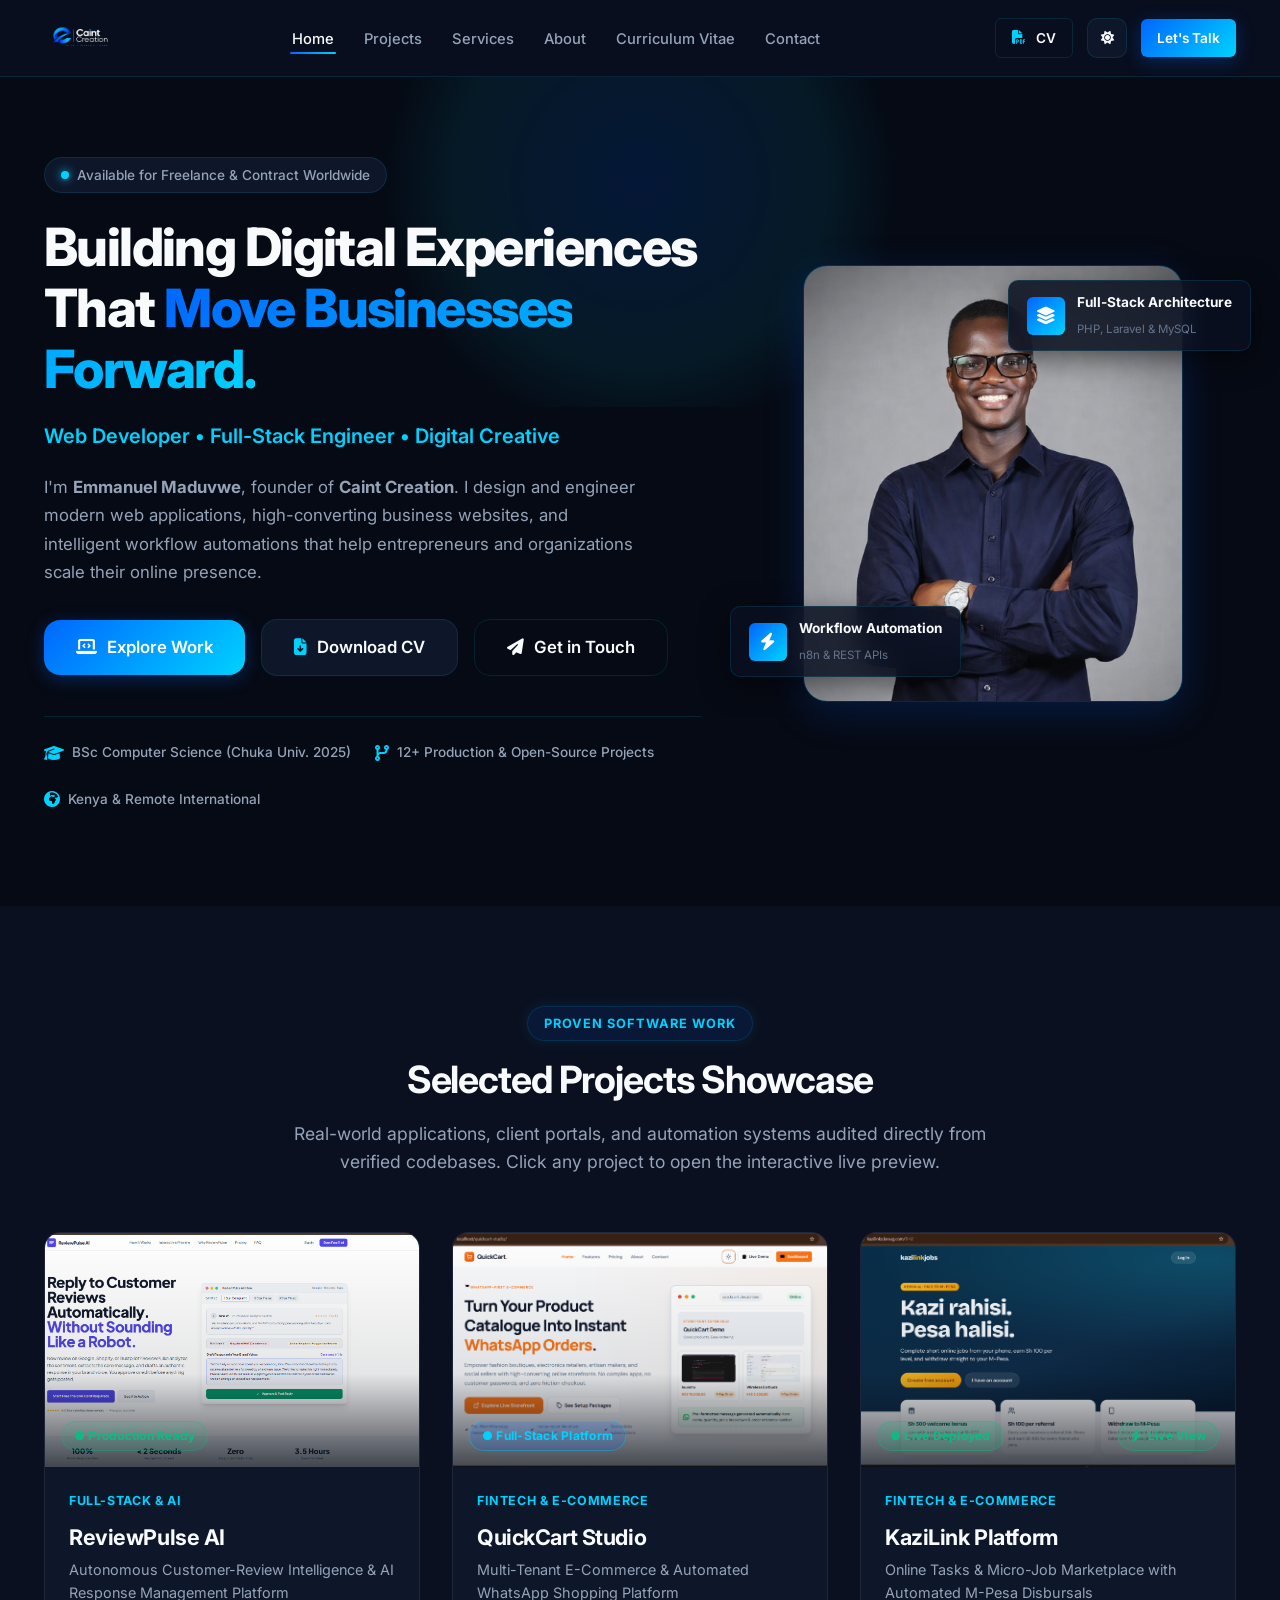
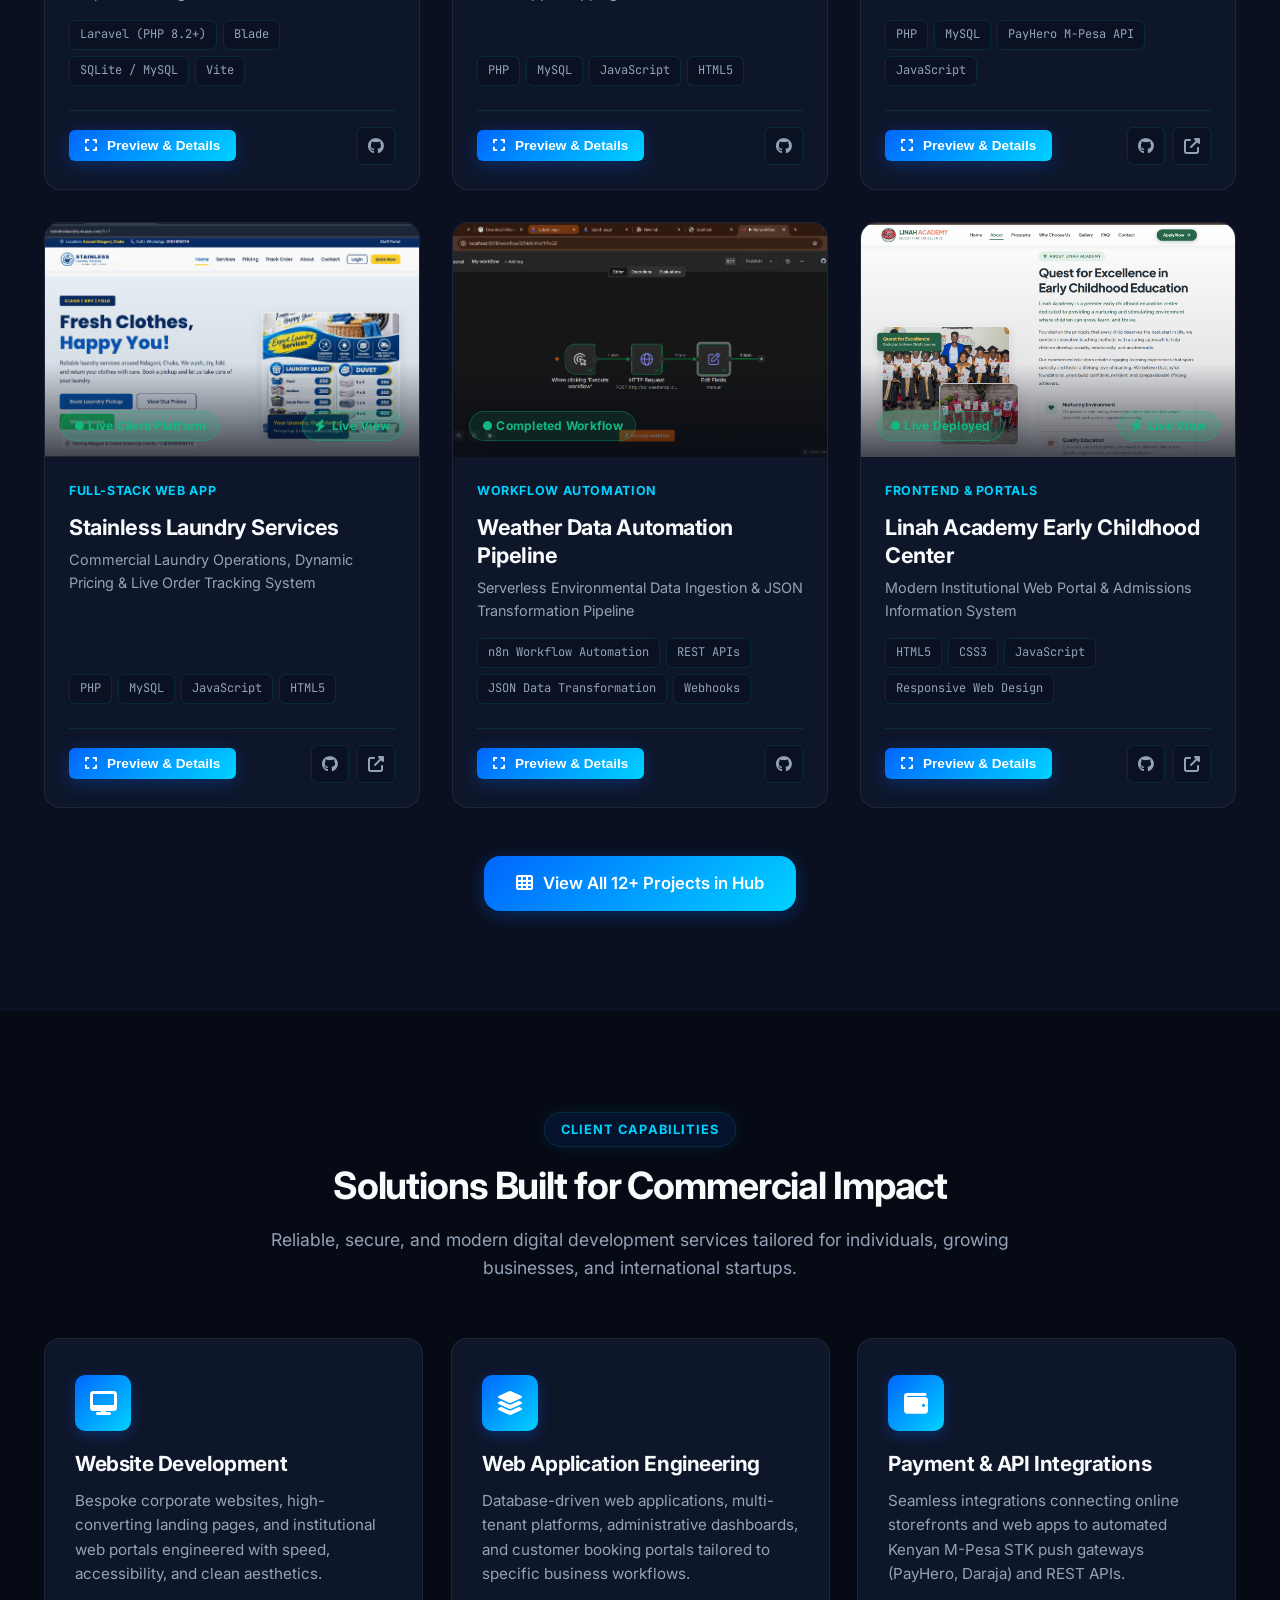
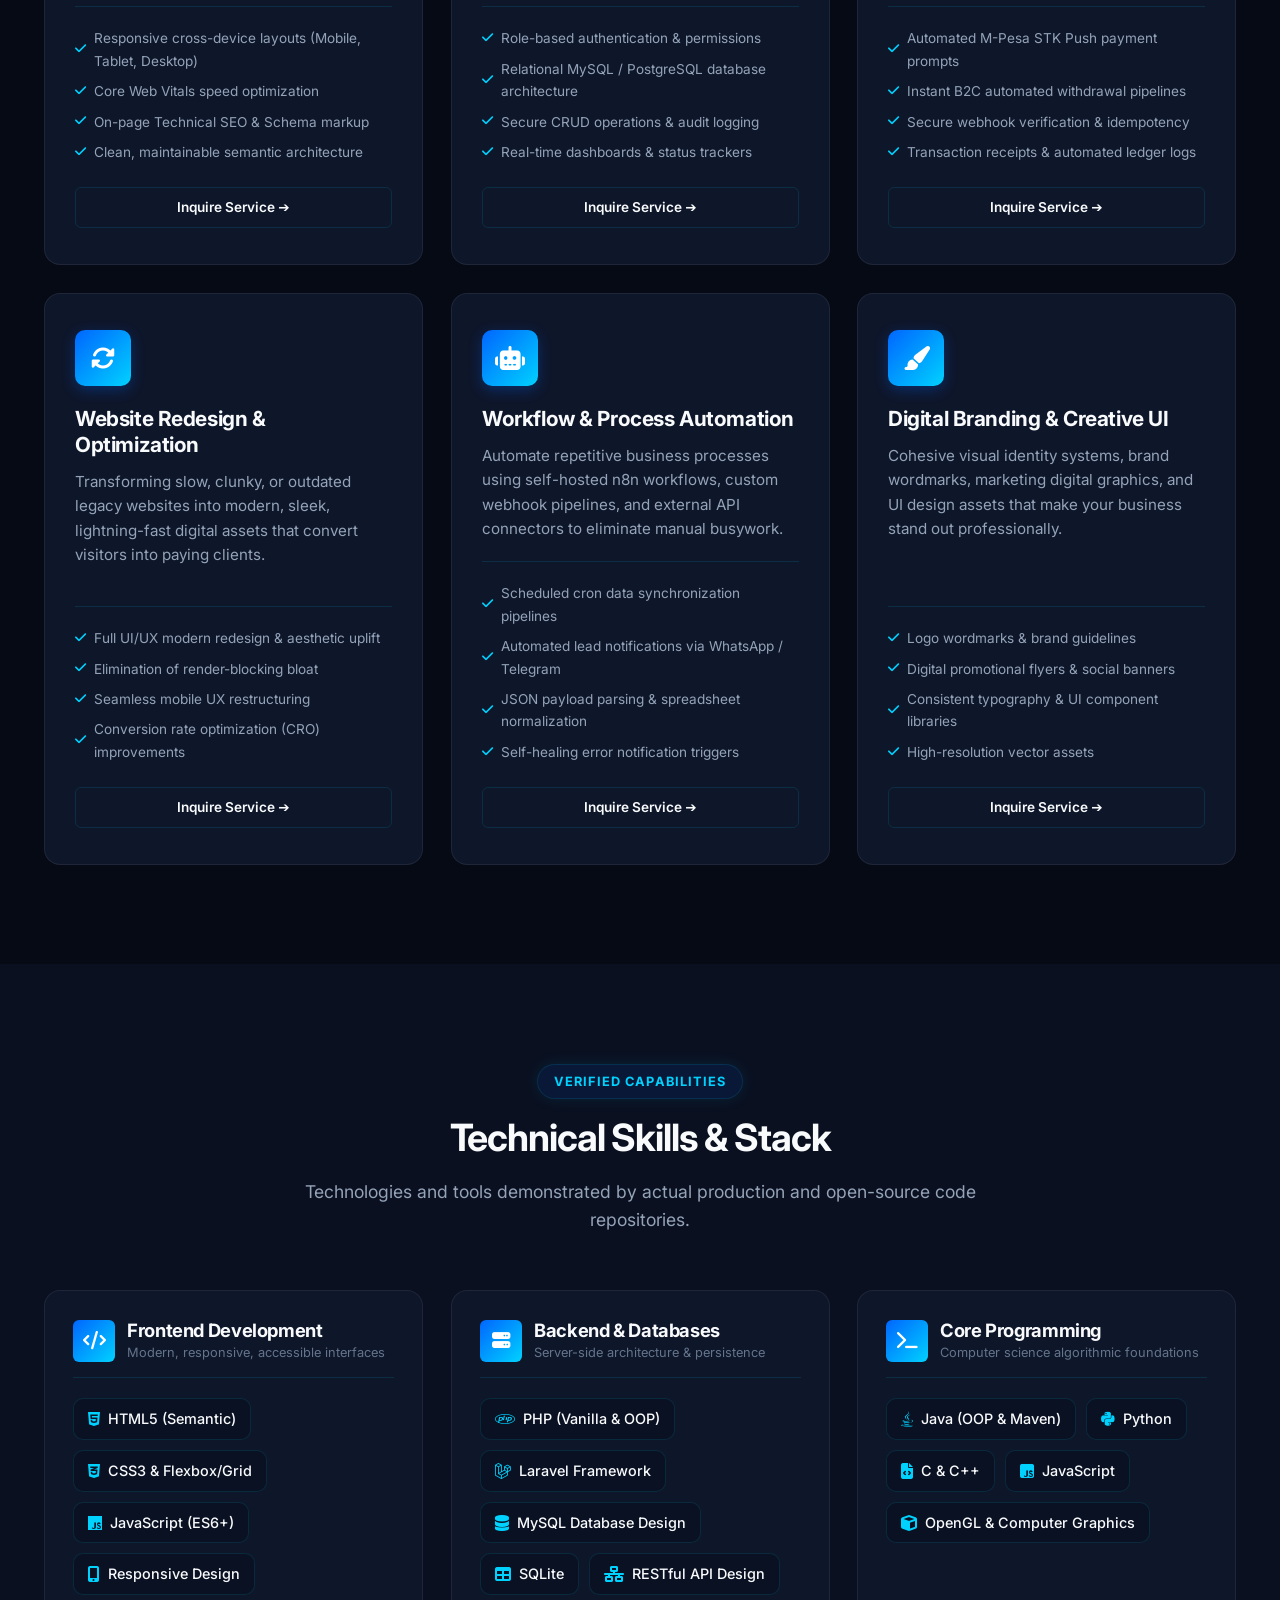
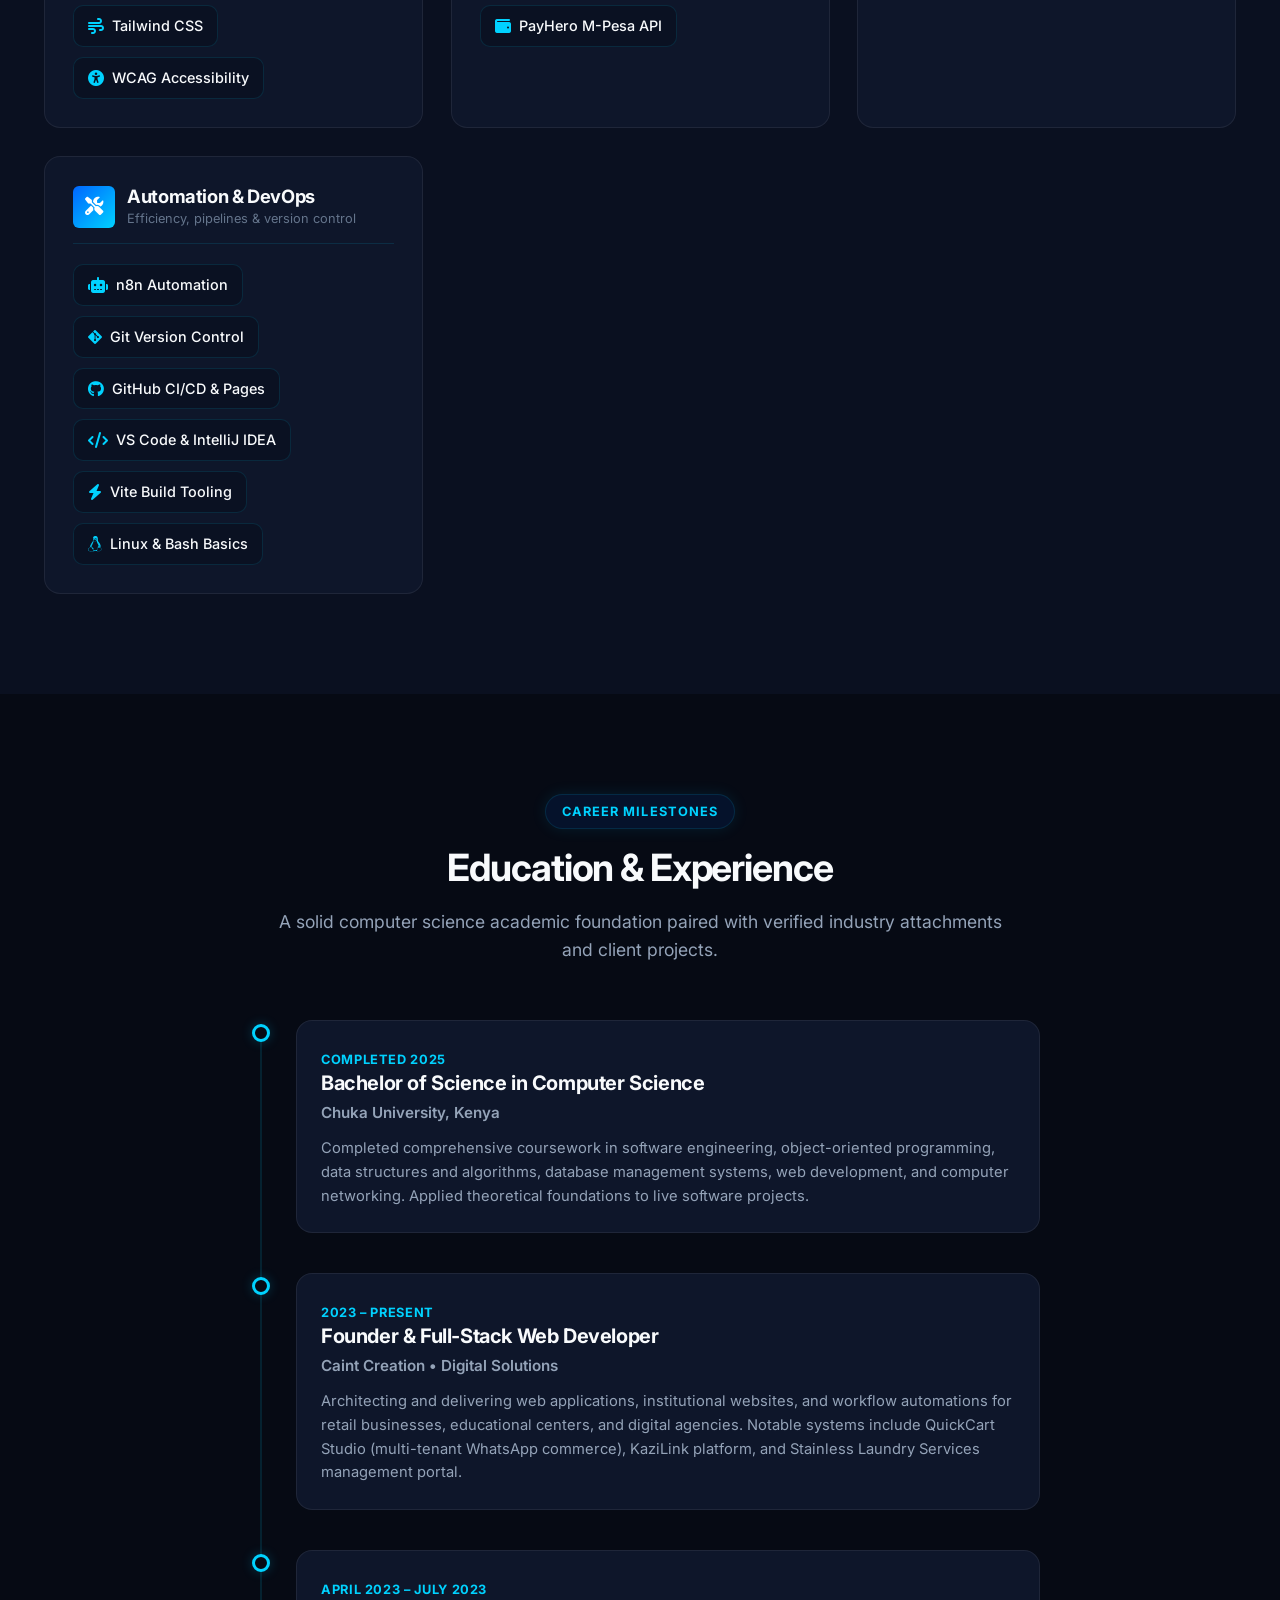
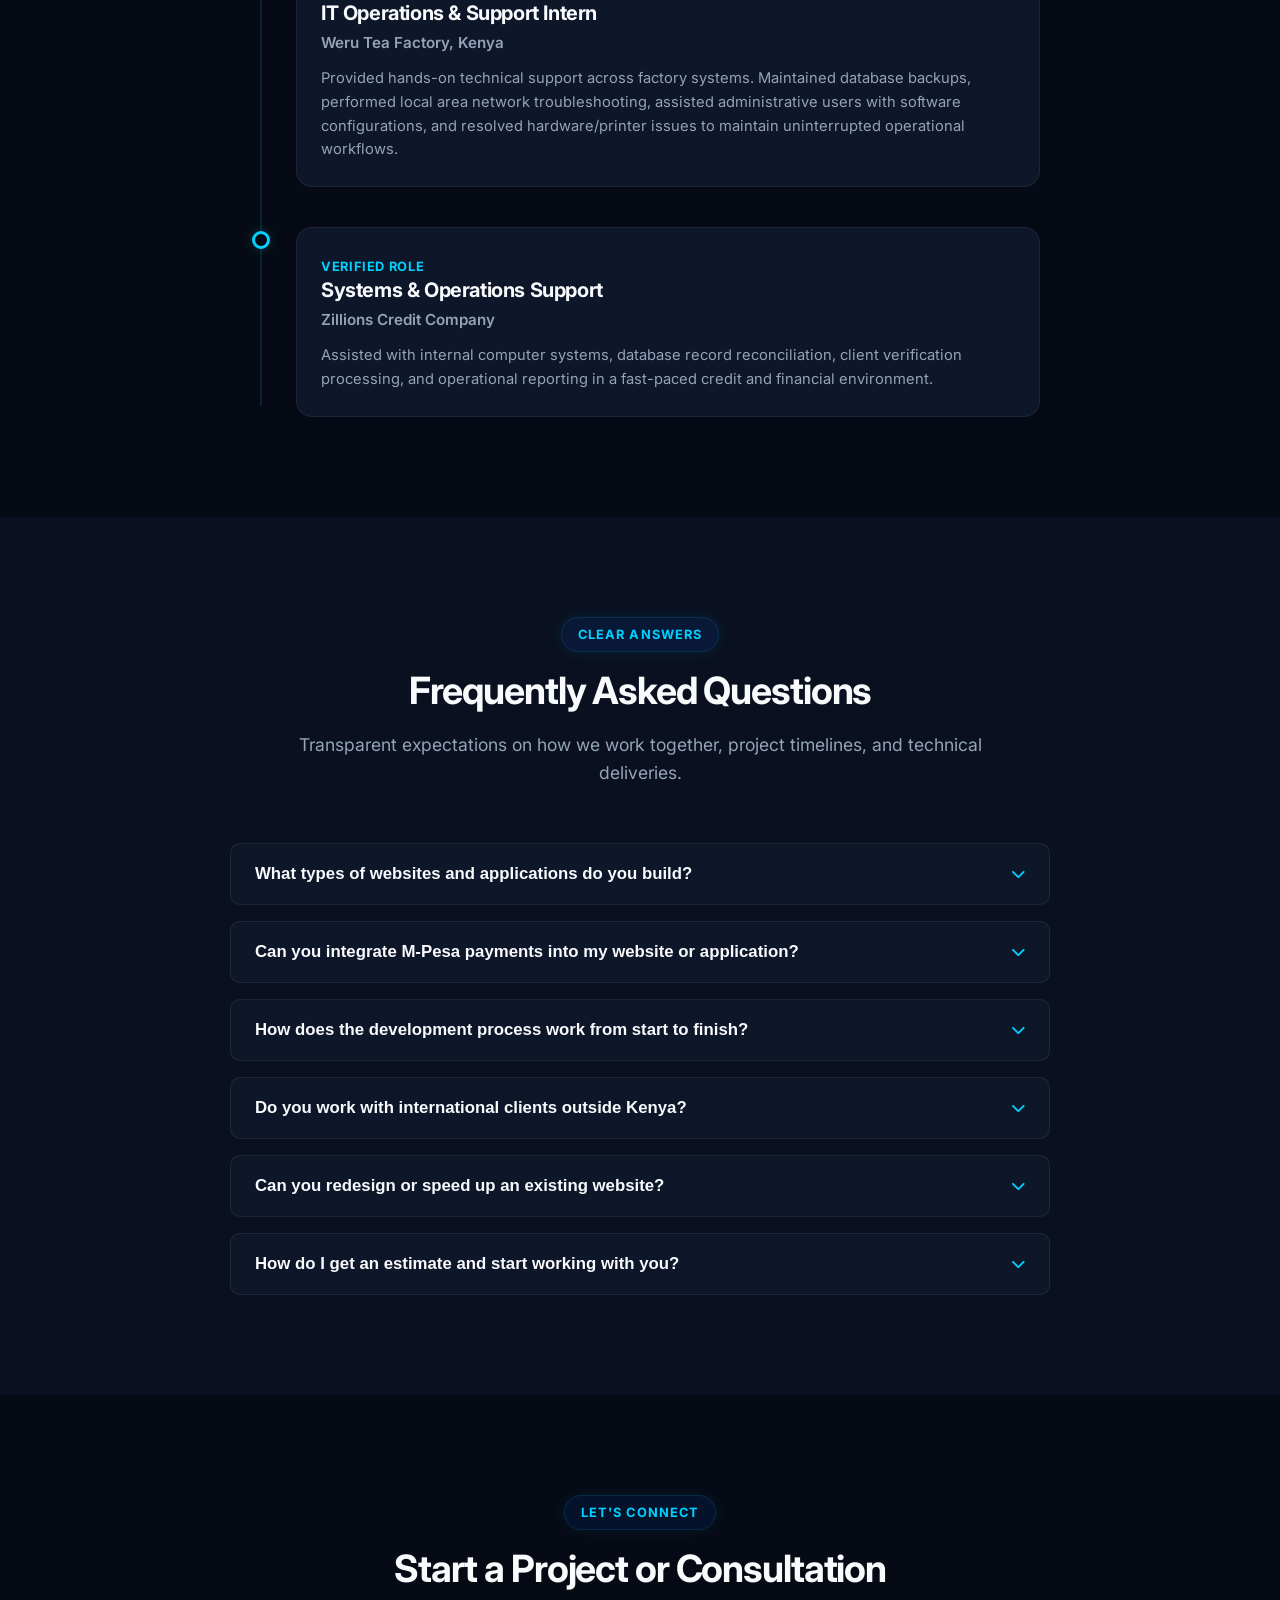
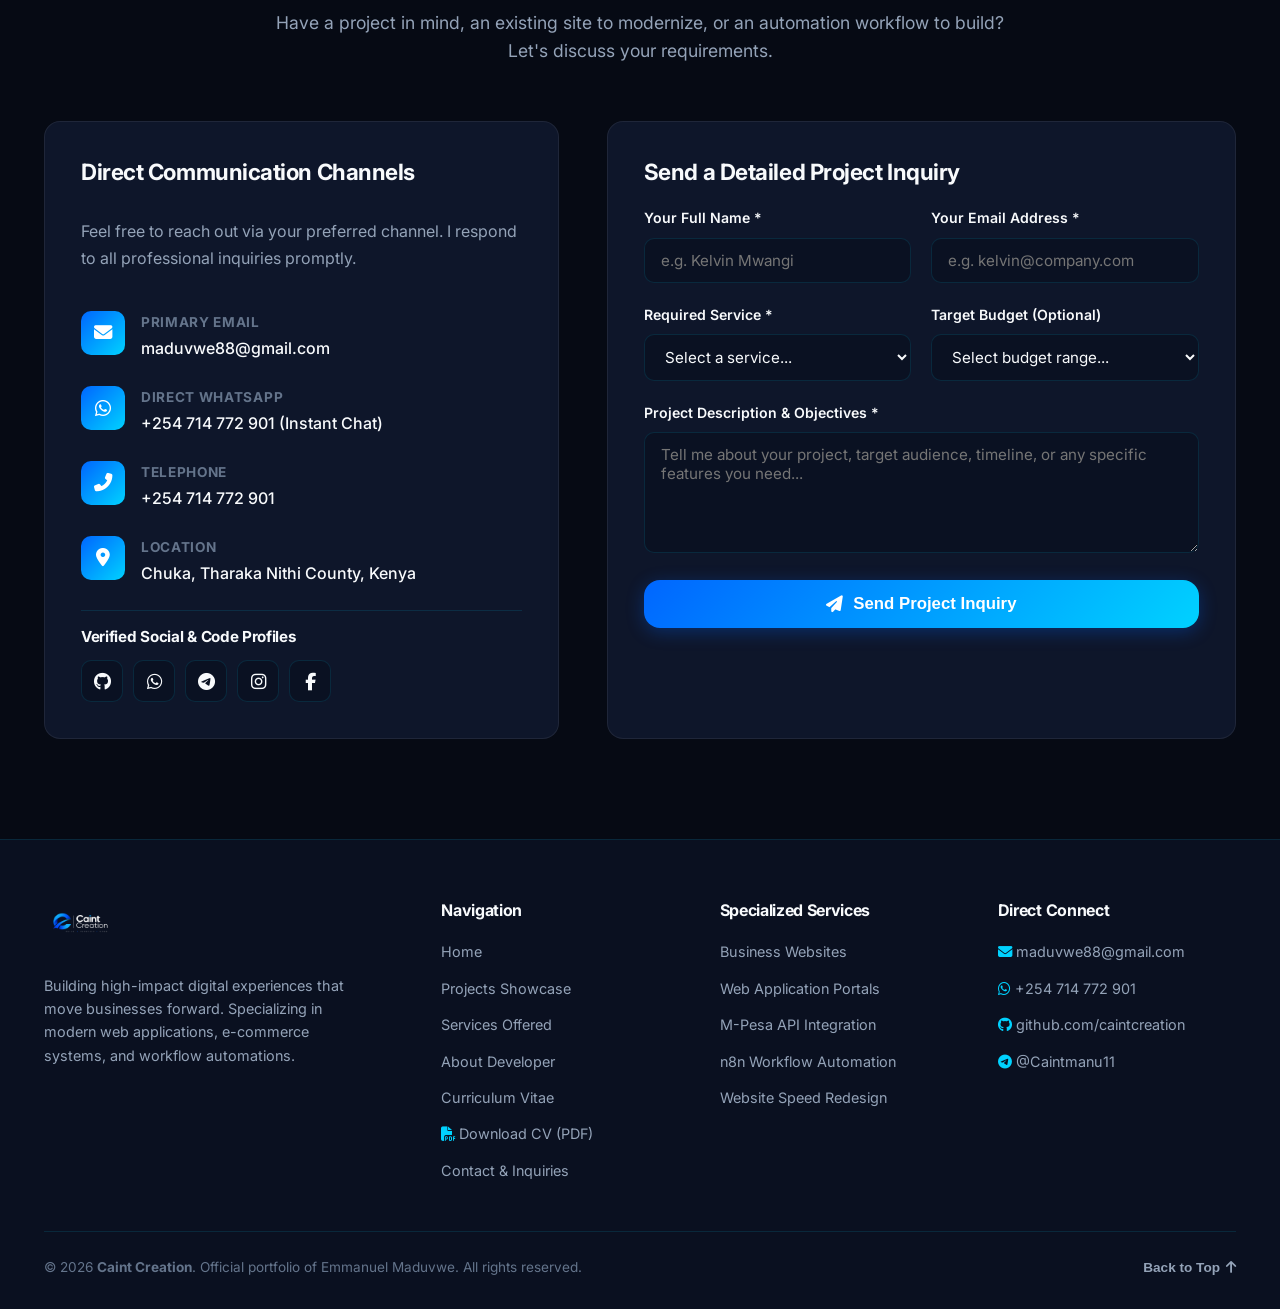
<file: index.html>
<!DOCTYPE html>
<html lang="en">
<head>
  <meta charset="UTF-8">
  <meta name="viewport" content="width=device-width, initial-scale=1.0">
  <title>Caint Creation | Professional Full-Stack Developer &amp; Digital Solutions</title>

  <!-- Primary Meta Tags -->
  <meta name="title" content="Caint Creation | Professional Full-Stack Developer &amp; Digital Solutions">
  <meta name="description" content="Official developer portfolio of Emmanuel Maduvwe (Caint Creation) - Full-Stack Software Engineer &amp; Computer Science graduate from Chuka University. Engineering high-converting websites, Laravel web applications, payment integrations, and n8n workflow automations.">
  <meta name="keywords" content="Caint Creation, Emmanuel Maduvwe, Web Developer Kenya, Full-Stack Developer Nairobi, PHP Laravel Developer, Freelance Web Developer, M-Pesa Integration Developer, Website Design Chuka, n8n Workflow Automation">
  <meta name="author" content="Emmanuel Maduvwe - Caint Creation">
  <meta name="robots" content="index, follow">
  <link rel="canonical" href="https://caintcreation.dev/">

  <!-- Open Graph / Facebook -->
  <meta property="og:type" content="website">
  <meta property="og:url" content="https://caintcreation.dev/">
  <meta property="og:title" content="Caint Creation | Full-Stack Web Developer &amp; Digital Solutions">
  <meta property="og:description" content="Engineering high-converting business websites, Laravel web applications, payment integrations, and intelligent workflow automations.">
  <meta property="og:image" content="https://caintcreation.dev/LOGO.png">

  <!-- Twitter / X -->
  <meta property="twitter:card" content="summary_large_image">
  <meta property="twitter:url" content="https://caintcreation.dev/">
  <meta property="twitter:title" content="Caint Creation | Full-Stack Web Developer">
  <meta property="twitter:description" content="Turning ideas into powerful digital experiences. Explore production web apps, e-commerce platforms, and workflow automations.">
  <meta property="twitter:image" content="https://caintcreation.dev/LOGO.png">

  <!-- Favicon using official Logo -->
  <link rel="icon" type="image/png" href="LOGO.png">

  <!-- Google Fonts: Inter & JetBrains Mono -->
  <link rel="preconnect" href="https://fonts.googleapis.com">
  <link rel="preconnect" href="https://fonts.gstatic.com" crossorigin>
  <link href="https://fonts.googleapis.com/css2?family=Inter:wght@300;400;500;600;700;800;900&family=JetBrains+Mono:wght@400;500;600&display=swap" rel="stylesheet">

  <!-- FontAwesome Icons -->
  <link rel="stylesheet" href="https://cdnjs.cloudflare.com/ajax/libs/font-awesome/6.5.1/css/all.min.css">

  <!-- Main Stylesheet with Official Brand Colors -->
  <link rel="stylesheet" href="style.css?v=2.2">

  <!-- JSON-LD Structured Data for SEO -->
  <script type="application/ld+json">
  {
    "@context": "https://schema.org",
    "@type": "Person",
    "name": "Emmanuel Maduvwe",
    "alternateName": "Caint Creation",
    "url": "https://caintcreation.dev/",
    "image": "https://caintcreation.dev/LOGO.png",
    "jobTitle": "Full-Stack Web Developer & Software Engineer",
    "worksFor": {
      "@type": "Organization",
      "name": "Caint Creation"
    },
    "alumniOf": {
      "@type": "CollegeOrUniversity",
      "name": "Chuka University"
    },
    "knowsAbout": ["Web Development", "PHP", "Laravel", "MySQL", "JavaScript", "HTML5", "CSS3", "Python", "Java", "Workflow Automation", "n8n", "M-Pesa API Integration"],
    "sameAs": [
      "https://github.com/caintcreation",
      "https://t.me/Caintmanu11",
      "https://www.instagram.com/c_aintcreation"
    ]
  }
  </script>
</head>

<body class="dark-mode">

  <!-- Top Scroll Progress Indicator -->
  <div id="scroll-progress"></div>

  <!-- Mobile Backdrop Overlay -->
  <div class="nav-backdrop" id="nav-backdrop" aria-hidden="true"></div>

  <!-- Main Header & Navigation -->
  <header>
    <nav class="navbar" aria-label="Main Navigation">
      <div class="container nav-container">
        <!-- Official Brand Logo -->
        <a href="index.html" class="logo" aria-label="Caint Creation Homepage">
          <img src="LOGO.png" alt="Caint Creation Official Logo" class="brand-logo-img">
        </a>

        <!-- Desktop & Mobile Navigation Links -->
        <ul class="nav-links" id="nav-links">
          <li><a href="index.html" class="nav-link active">Home</a></li>
          <li><a href="projects.html" class="nav-link">Projects</a></li>
          <li><a href="services.html" class="nav-link">Services</a></li>
          <li><a href="about.html" class="nav-link">About</a></li>
          <li><a href="cv.html" class="nav-link">Curriculum Vitae</a></li>
          <li><a href="contact.html" class="nav-link">Contact</a></li>
          <li class="mobile-only" style="margin-top: 10px; width: 100%;">
            <a href="Emmanuel_Maduvwe_Professional_CV.pdf" download="Emmanuel_Maduvwe_Professional_CV.pdf" class="btn btn-secondary btn-sm" style="width: 100%; margin-bottom: 8px;">
              <i class="fas fa-file-pdf"></i> Download CV (PDF)
            </a>
            <a href="contact.html" class="btn btn-primary btn-sm" style="width: 100%;">Let's Talk</a>
          </li>
        </ul>

        <!-- Action Items (Theme Toggle, Download CV, CTA) -->
        <div class="nav-actions">
          <a href="Emmanuel_Maduvwe_Professional_CV.pdf" download="Emmanuel_Maduvwe_Professional_CV.pdf" class="btn btn-sm btn-outline desktop-only" title="Download Official CV PDF">
            <i class="fas fa-file-pdf highlight"></i> CV
          </a>
          <button class="theme-toggle" id="theme-toggle" aria-label="Toggle theme">
            <i class="fas fa-sun"></i>
          </button>
          <a href="contact.html" class="btn btn-primary btn-sm desktop-only">Let's Talk</a>
          <button class="hamburger" id="hamburger" aria-expanded="false" aria-label="Toggle navigation menu">
            <i class="fas fa-bars"></i>
          </button>
        </div>
      </div>
    </nav>
  </header>

  <main>
    <!-- ====================================================================
         HERO SECTION
         ==================================================================== -->
    <section id="hero" class="hero">
      <div class="container hero-container">
        <div class="hero-content">
          <div class="hero-pill">
            <span class="pulse-dot"></span>
            <span>Available for Freelance &amp; Contract Worldwide</span>
          </div>

          <h1 class="hero-title">
            Building Digital Experiences That <span class="text-gradient">Move Businesses Forward.</span>
          </h1>

          <p class="hero-subtitle">
            Web Developer &bull; Full-Stack Engineer &bull; Digital Creative
          </p>

          <p class="hero-description">
            I'm <strong>Emmanuel Maduvwe</strong>, founder of <strong>Caint Creation</strong>. I design and engineer modern web applications, high-converting business websites, and intelligent workflow automations that help entrepreneurs and organizations scale their online presence.
          </p>

          <div class="hero-actions">
            <a href="#featured-projects" class="btn btn-primary btn-lg">
              <i class="fas fa-laptop-code"></i> Explore Work
            </a>
            <a href="Emmanuel_Maduvwe_Professional_CV.pdf" download="Emmanuel_Maduvwe_Professional_CV.pdf" class="btn btn-secondary btn-lg" title="Download Official CV">
              <i class="fas fa-file-download highlight"></i> Download CV
            </a>
            <a href="contact.html" class="btn btn-outline btn-lg">
              <i class="fas fa-paper-plane"></i> Get in Touch
            </a>
          </div>

          <!-- Credibility Trust Bar -->
          <div class="hero-trust-bar">
            <div class="trust-item">
              <i class="fas fa-graduation-cap"></i>
              <span>BSc Computer Science (Chuka Univ. 2025)</span>
            </div>
            <div class="trust-item">
              <i class="fas fa-code-branch"></i>
              <span>12+ Production &amp; Open-Source Projects</span>
            </div>
            <div class="trust-item">
              <i class="fas fa-globe-africa"></i>
              <span>Kenya &amp; Remote International</span>
            </div>
          </div>
        </div>

        <!-- Hero Portrait Visual -->
        <div class="hero-visual">
          <div class="portrait-frame">
            <img src="me2.png" alt="Emmanuel Maduvwe - Founder of Caint Creation" class="portrait-img">
          </div>

          <!-- Floating Badges -->
          <div class="floating-badge floating-badge-top">
            <div class="floating-icon"><i class="fas fa-layer-group"></i></div>
            <div class="floating-text">
              <strong>Full-Stack Architecture</strong>
              <span>PHP, Laravel &amp; MySQL</span>
            </div>
          </div>

          <div class="floating-badge floating-badge-bottom">
            <div class="floating-icon"><i class="fas fa-bolt"></i></div>
            <div class="floating-text">
              <strong>Workflow Automation</strong>
              <span>n8n &amp; REST APIs</span>
            </div>
          </div>
        </div>
      </div>
    </section>

    <!-- ====================================================================
         SELECTED PROJECTS SECTION
         ==================================================================== -->
    <section id="featured-projects" class="projects section-padding">
      <div class="container">
        <div class="section-header">
          <span class="section-eyebrow">Proven Software Work</span>
          <h2 class="section-title">Selected Projects Showcase</h2>
          <p class="section-subtitle">
            Real-world applications, client portals, and automation systems audited directly from verified codebases. Click any project to open the interactive live preview.
          </p>
        </div>

        <!-- Rendered dynamically by script.js from projects-data.js -->
        <div class="projects-grid" id="featured-projects-grid">
          <!-- Populated by script.js -->
        </div>

        <div class="text-center" style="margin-top: 48px;">
          <a href="projects.html" class="btn btn-primary btn-lg">
            <i class="fas fa-th"></i> View All 12+ Projects in Hub
          </a>
        </div>
      </div>
    </section>

    <!-- ====================================================================
         SERVICES SECTION
         ==================================================================== -->
    <section id="services" class="services section-padding">
      <div class="container">
        <div class="section-header">
          <span class="section-eyebrow">Client Capabilities</span>
          <h2 class="section-title">Solutions Built for Commercial Impact</h2>
          <p class="section-subtitle">
            Reliable, secure, and modern digital development services tailored for individuals, growing businesses, and international startups.
          </p>
        </div>

        <div class="services-grid">
          <!-- Service 1 -->
          <div class="service-card">
            <div class="service-icon-box"><i class="fas fa-desktop"></i></div>
            <h3>Website Development</h3>
            <p>Bespoke corporate websites, high-converting landing pages, and institutional web portals engineered with speed, accessibility, and clean aesthetics.</p>
            <ul class="service-deliverables">
              <li><i class="fas fa-check highlight"></i> Responsive cross-device layouts (Mobile, Tablet, Desktop)</li>
              <li><i class="fas fa-check highlight"></i> Core Web Vitals speed optimization</li>
              <li><i class="fas fa-check highlight"></i> On-page Technical SEO &amp; Schema markup</li>
              <li><i class="fas fa-check highlight"></i> Clean, maintainable semantic architecture</li>
            </ul>
            <a href="contact.html?service=website" class="btn btn-sm btn-outline">Inquire Service ➔</a>
          </div>

          <!-- Service 2 -->
          <div class="service-card">
            <div class="service-icon-box"><i class="fas fa-layer-group"></i></div>
            <h3>Web Application Engineering</h3>
            <p>Database-driven web applications, multi-tenant platforms, administrative dashboards, and customer booking portals tailored to specific business workflows.</p>
            <ul class="service-deliverables">
              <li><i class="fas fa-check highlight"></i> Role-based authentication &amp; permissions</li>
              <li><i class="fas fa-check highlight"></i> Relational MySQL / PostgreSQL database architecture</li>
              <li><i class="fas fa-check highlight"></i> Secure CRUD operations &amp; audit logging</li>
              <li><i class="fas fa-check highlight"></i> Real-time dashboards &amp; status trackers</li>
            </ul>
            <a href="contact.html?service=webapp" class="btn btn-sm btn-outline">Inquire Service ➔</a>
          </div>

          <!-- Service 3 -->
          <div class="service-card">
            <div class="service-icon-box"><i class="fas fa-wallet"></i></div>
            <h3>Payment &amp; API Integrations</h3>
            <p>Seamless integrations connecting online storefronts and web apps to automated Kenyan M-Pesa STK push gateways (PayHero, Daraja) and REST APIs.</p>
            <ul class="service-deliverables">
              <li><i class="fas fa-check highlight"></i> Automated M-Pesa STK Push payment prompts</li>
              <li><i class="fas fa-check highlight"></i> Instant B2C automated withdrawal pipelines</li>
              <li><i class="fas fa-check highlight"></i> Secure webhook verification &amp; idempotency</li>
              <li><i class="fas fa-check highlight"></i> Transaction receipts &amp; automated ledger logs</li>
            </ul>
            <a href="contact.html?service=payments" class="btn btn-sm btn-outline">Inquire Service ➔</a>
          </div>

          <!-- Service 4 -->
          <div class="service-card">
            <div class="service-icon-box"><i class="fas fa-sync-alt"></i></div>
            <h3>Website Redesign &amp; Optimization</h3>
            <p>Transforming slow, clunky, or outdated legacy websites into modern, sleek, lightning-fast digital assets that convert visitors into paying clients.</p>
            <ul class="service-deliverables">
              <li><i class="fas fa-check highlight"></i> Full UI/UX modern redesign &amp; aesthetic uplift</li>
              <li><i class="fas fa-check highlight"></i> Elimination of render-blocking bloat</li>
              <li><i class="fas fa-check highlight"></i> Seamless mobile UX restructuring</li>
              <li><i class="fas fa-check highlight"></i> Conversion rate optimization (CRO) improvements</li>
            </ul>
            <a href="contact.html?service=redesign" class="btn btn-sm btn-outline">Inquire Service ➔</a>
          </div>

          <!-- Service 5 -->
          <div class="service-card">
            <div class="service-icon-box"><i class="fas fa-robot"></i></div>
            <h3>Workflow &amp; Process Automation</h3>
            <p>Automate repetitive business processes using self-hosted n8n workflows, custom webhook pipelines, and external API connectors to eliminate manual busywork.</p>
            <ul class="service-deliverables">
              <li><i class="fas fa-check highlight"></i> Scheduled cron data synchronization pipelines</li>
              <li><i class="fas fa-check highlight"></i> Automated lead notifications via WhatsApp / Telegram</li>
              <li><i class="fas fa-check highlight"></i> JSON payload parsing &amp; spreadsheet normalization</li>
              <li><i class="fas fa-check highlight"></i> Self-healing error notification triggers</li>
            </ul>
            <a href="contact.html?service=automation" class="btn btn-sm btn-outline">Inquire Service ➔</a>
          </div>

          <!-- Service 6 -->
          <div class="service-card">
            <div class="service-icon-box"><i class="fas fa-paint-brush"></i></div>
            <h3>Digital Branding &amp; Creative UI</h3>
            <p>Cohesive visual identity systems, brand wordmarks, marketing digital graphics, and UI design assets that make your business stand out professionally.</p>
            <ul class="service-deliverables">
              <li><i class="fas fa-check highlight"></i> Logo wordmarks &amp; brand guidelines</li>
              <li><i class="fas fa-check highlight"></i> Digital promotional flyers &amp; social banners</li>
              <li><i class="fas fa-check highlight"></i> Consistent typography &amp; UI component libraries</li>
              <li><i class="fas fa-check highlight"></i> High-resolution vector assets</li>
            </ul>
            <a href="contact.html?service=branding" class="btn btn-sm btn-outline">Inquire Service ➔</a>
          </div>
        </div>
      </div>
    </section>

    <!-- ====================================================================
         VERIFIED TECHNICAL SKILLS SECTION
         ==================================================================== -->
    <section id="skills" class="skills section-padding" style="background-color: var(--bg-secondary);">
      <div class="container">
        <div class="section-header">
          <span class="section-eyebrow">Verified Capabilities</span>
          <h2 class="section-title">Technical Skills &amp; Stack</h2>
          <p class="section-subtitle">
            Technologies and tools demonstrated by actual production and open-source code repositories.
          </p>
        </div>

        <div class="skills-container">
          <!-- Category 1: Frontend -->
          <div class="skill-category-card">
            <div class="skill-cat-header">
              <div class="skill-cat-icon"><i class="fas fa-code"></i></div>
              <div>
                <h3>Frontend Development</h3>
                <p style="font-size: 0.8rem; color: var(--text-muted);">Modern, responsive, accessible interfaces</p>
              </div>
            </div>
            <div class="skill-badges-grid">
              <span class="skill-item-badge"><i class="fab fa-html5"></i> HTML5 (Semantic)</span>
              <span class="skill-item-badge"><i class="fab fa-css3-alt"></i> CSS3 &amp; Flexbox/Grid</span>
              <span class="skill-item-badge"><i class="fab fa-js"></i> JavaScript (ES6+)</span>
              <span class="skill-item-badge"><i class="fas fa-mobile-alt"></i> Responsive Design</span>
              <span class="skill-item-badge"><i class="fas fa-wind"></i> Tailwind CSS</span>
              <span class="skill-item-badge"><i class="fas fa-universal-access"></i> WCAG Accessibility</span>
            </div>
          </div>

          <!-- Category 2: Backend & Database -->
          <div class="skill-category-card">
            <div class="skill-cat-header">
              <div class="skill-cat-icon"><i class="fas fa-server"></i></div>
              <div>
                <h3>Backend &amp; Databases</h3>
                <p style="font-size: 0.8rem; color: var(--text-muted);">Server-side architecture &amp; persistence</p>
              </div>
            </div>
            <div class="skill-badges-grid">
              <span class="skill-item-badge"><i class="fab fa-php"></i> PHP (Vanilla &amp; OOP)</span>
              <span class="skill-item-badge"><i class="fab fa-laravel"></i> Laravel Framework</span>
              <span class="skill-item-badge"><i class="fas fa-database"></i> MySQL Database Design</span>
              <span class="skill-item-badge"><i class="fas fa-table"></i> SQLite</span>
              <span class="skill-item-badge"><i class="fas fa-network-wired"></i> RESTful API Design</span>
              <span class="skill-item-badge"><i class="fas fa-wallet"></i> PayHero M-Pesa API</span>
            </div>
          </div>

          <!-- Category 3: Programming Languages -->
          <div class="skill-category-card">
            <div class="skill-cat-header">
              <div class="skill-cat-icon"><i class="fas fa-terminal"></i></div>
              <div>
                <h3>Core Programming</h3>
                <p style="font-size: 0.8rem; color: var(--text-muted);">Computer science algorithmic foundations</p>
              </div>
            </div>
            <div class="skill-badges-grid">
              <span class="skill-item-badge"><i class="fab fa-java"></i> Java (OOP &amp; Maven)</span>
              <span class="skill-item-badge"><i class="fab fa-python"></i> Python</span>
              <span class="skill-item-badge"><i class="fas fa-file-code"></i> C &amp; C++</span>
              <span class="skill-item-badge"><i class="fab fa-js-square"></i> JavaScript</span>
              <span class="skill-item-badge"><i class="fas fa-cube"></i> OpenGL &amp; Computer Graphics</span>
            </div>
          </div>

          <!-- Category 4: Automation & Tools -->
          <div class="skill-category-card">
            <div class="skill-cat-header">
              <div class="skill-cat-icon"><i class="fas fa-tools"></i></div>
              <div>
                <h3>Automation &amp; DevOps</h3>
                <p style="font-size: 0.8rem; color: var(--text-muted);">Efficiency, pipelines &amp; version control</p>
              </div>
            </div>
            <div class="skill-badges-grid">
              <span class="skill-item-badge"><i class="fas fa-robot"></i> n8n Automation</span>
              <span class="skill-item-badge"><i class="fab fa-git-alt"></i> Git Version Control</span>
              <span class="skill-item-badge"><i class="fab fa-github"></i> GitHub CI/CD &amp; Pages</span>
              <span class="skill-item-badge"><i class="fas fa-code"></i> VS Code &amp; IntelliJ IDEA</span>
              <span class="skill-item-badge"><i class="fas fa-bolt"></i> Vite Build Tooling</span>
              <span class="skill-item-badge"><i class="fab fa-linux"></i> Linux &amp; Bash Basics</span>
            </div>
          </div>
        </div>
      </div>
    </section>

    <!-- ====================================================================
         EDUCATION & EXPERIENCE SECTION
         ==================================================================== -->
    <section id="experience" class="experience section-padding">
      <div class="container">
        <div class="section-header">
          <span class="section-eyebrow">Career Milestones</span>
          <h2 class="section-title">Education &amp; Experience</h2>
          <p class="section-subtitle">
            A solid computer science academic foundation paired with verified industry attachments and client projects.
          </p>
        </div>

        <div class="timeline-wrapper">
          <!-- Timeline 1: University -->
          <div class="timeline-item">
            <div class="timeline-dot"></div>
            <div class="timeline-content">
              <span class="timeline-date">Completed 2025</span>
              <h3 class="timeline-role">Bachelor of Science in Computer Science</h3>
              <div class="timeline-org">Chuka University, Kenya</div>
              <p class="timeline-desc">
                Completed comprehensive coursework in software engineering, object-oriented programming, data structures and algorithms, database management systems, web development, and computer networking. Applied theoretical foundations to live software projects.
              </p>
            </div>
          </div>

          <!-- Timeline 2: Caint Creation -->
          <div class="timeline-item">
            <div class="timeline-dot"></div>
            <div class="timeline-content">
              <span class="timeline-date">2023 &ndash; Present</span>
              <h3 class="timeline-role">Founder &amp; Full-Stack Web Developer</h3>
              <div class="timeline-org">Caint Creation &bull; Digital Solutions</div>
              <p class="timeline-desc">
                Architecting and delivering web applications, institutional websites, and workflow automations for retail businesses, educational centers, and digital agencies. Notable systems include QuickCart Studio (multi-tenant WhatsApp commerce), KaziLink platform, and Stainless Laundry Services management portal.
              </p>
            </div>
          </div>

          <!-- Timeline 3: Weru Tea Factory Attachment -->
          <div class="timeline-item">
            <div class="timeline-dot"></div>
            <div class="timeline-content">
              <span class="timeline-date">April 2023 &ndash; July 2023</span>
              <h3 class="timeline-role">IT Operations &amp; Support Intern</h3>
              <div class="timeline-org">Weru Tea Factory, Kenya</div>
              <p class="timeline-desc">
                Provided hands-on technical support across factory systems. Maintained database backups, performed local area network troubleshooting, assisted administrative users with software configurations, and resolved hardware/printer issues to maintain uninterrupted operational workflows.
              </p>
            </div>
          </div>

          <!-- Timeline 4: Zillions Credit Company -->
          <div class="timeline-item">
            <div class="timeline-dot"></div>
            <div class="timeline-content">
              <span class="timeline-date">Verified Role</span>
              <h3 class="timeline-role">Systems &amp; Operations Support</h3>
              <div class="timeline-org">Zillions Credit Company</div>
              <p class="timeline-desc">
                Assisted with internal computer systems, database record reconciliation, client verification processing, and operational reporting in a fast-paced credit and financial environment.
              </p>
            </div>
          </div>
        </div>
      </div>
    </section>

    <!-- ====================================================================
         FAQ SECTION
         ==================================================================== -->
    <section id="faq" class="faq section-padding" style="background-color: var(--bg-secondary);">
      <div class="container">
        <div class="section-header">
          <span class="section-eyebrow">Clear Answers</span>
          <h2 class="section-title">Frequently Asked Questions</h2>
          <p class="section-subtitle">
            Transparent expectations on how we work together, project timelines, and technical deliveries.
          </p>
        </div>

        <div class="faq-container">
          <div class="faq-item">
            <button class="faq-question">
              <span>What types of websites and applications do you build?</span>
              <i class="fas fa-chevron-down faq-icon"></i>
            </button>
            <div class="faq-answer">
              <div class="faq-answer-inner">
                I build responsive business websites, educational and corporate portals, custom full-stack web applications (using PHP, Laravel, and MySQL), e-commerce storefronts, and automated workflow pipelines (n8n). Every project is tailored specifically to your business goals.
              </div>
            </div>
          </div>

          <div class="faq-item">
            <button class="faq-question">
              <span>Can you integrate M-Pesa payments into my website or application?</span>
              <i class="fas fa-chevron-down faq-icon"></i>
            </button>
            <div class="faq-answer">
              <div class="faq-answer-inner">
                Yes! I have verified experience implementing Safaricom M-Pesa STK Push and automated B2C disbursement gateways through PayHero and Daraja APIs. Customers can enter their phone number on your site and receive an instant PIN prompt on their phone to complete transactions automatically.
              </div>
            </div>
          </div>

          <div class="faq-item">
            <button class="faq-question">
              <span>How does the development process work from start to finish?</span>
              <i class="fas fa-chevron-down faq-icon"></i>
            </button>
            <div class="faq-answer">
              <div class="faq-answer-inner">
                We begin with a brief discovery discussion to define your exact requirements, budget, and timeline. I then draft the UI architecture for your approval, engineer the clean frontend and backend code, test thoroughly across devices, and deploy to your hosting server with complete handover documentation.
              </div>
            </div>
          </div>

          <div class="faq-item">
            <button class="faq-question">
              <span>Do you work with international clients outside Kenya?</span>
              <i class="fas fa-chevron-down faq-icon"></i>
            </button>
            <div class="faq-answer">
              <div class="faq-answer-inner">
                Absolutely. I work remotely with clients across Kenya, Africa, and internationally. Communication is handled seamlessly via email, WhatsApp, Telegram, or video calls, with milestone tracking on GitHub or staging servers.
              </div>
            </div>
          </div>

          <div class="faq-item">
            <button class="faq-question">
              <span>Can you redesign or speed up an existing website?</span>
              <i class="fas fa-chevron-down faq-icon"></i>
            </button>
            <div class="faq-answer">
              <div class="faq-answer-inner">
                Yes. If your current website is outdated, slow on mobile, or not generating inquiries, I can audit the codebase, redesign the user interface, optimize loading speeds, and rebuild it cleanly with modern web standards.
              </div>
            </div>
          </div>

          <div class="faq-item">
            <button class="faq-question">
              <span>How do I get an estimate and start working with you?</span>
              <i class="fas fa-chevron-down faq-icon"></i>
            </button>
            <div class="faq-answer">
              <div class="faq-answer-inner">
                Simply fill out the contact form below with your project details and target budget, or message me directly on WhatsApp at +254 714 772 901. I review all inquiries and respond within 24 hours with practical recommendations and cost estimates.
              </div>
            </div>
          </div>
        </div>
      </div>
    </section>

    <!-- ====================================================================
         CONTACT SECTION
         ==================================================================== -->
    <section id="contact" class="contact section-padding">
      <div class="container">
        <div class="section-header">
          <span class="section-eyebrow">Let's Connect</span>
          <h2 class="section-title">Start a Project or Consultation</h2>
          <p class="section-subtitle">
            Have a project in mind, an existing site to modernize, or an automation workflow to build? Let's discuss your requirements.
          </p>
        </div>

        <div class="contact-grid">
          <!-- Contact Channels Card -->
          <div class="contact-info-card">
            <h3 style="font-size: 1.4rem; margin-bottom: 8px;">Direct Communication Channels</h3>
            <p style="color: var(--text-secondary); margin-bottom: 16px;">
              Feel free to reach out via your preferred channel. I respond to all professional inquiries promptly.
            </p>

            <div class="contact-item">
              <div class="contact-icon-box"><i class="fas fa-envelope"></i></div>
              <div class="contact-item-text">
                <strong>Primary Email</strong>
                <a href="mailto:maduvwe88@gmail.com">maduvwe88@gmail.com</a>
              </div>
            </div>

            <div class="contact-item">
              <div class="contact-icon-box"><i class="fab fa-whatsapp"></i></div>
              <div class="contact-item-text">
                <strong>Direct WhatsApp</strong>
                <a href="https://wa.me/254714772901?text=Hello%20Emmanuel,%20I'd%20like%20to%20discuss%20a%20web%20development%20project%20with%20Caint%20Creation." target="_blank" rel="noopener noreferrer">+254 714 772 901 (Instant Chat)</a>
              </div>
            </div>

            <div class="contact-item">
              <div class="contact-icon-box"><i class="fas fa-phone-alt"></i></div>
              <div class="contact-item-text">
                <strong>Telephone</strong>
                <a href="tel:+254714772901">+254 714 772 901</a>
              </div>
            </div>

            <div class="contact-item">
              <div class="contact-icon-box"><i class="fas fa-map-marker-alt"></i></div>
              <div class="contact-item-text">
                <strong>Location</strong>
                <span>Chuka, Tharaka Nithi County, Kenya</span>
              </div>
            </div>

            <div class="contact-socials-block">
              <h4>Verified Social &amp; Code Profiles</h4>
              <div class="social-icons-row">
                <a href="https://github.com/caintcreation" target="_blank" rel="noopener noreferrer" class="social-btn" aria-label="GitHub Profile" title="GitHub"><i class="fab fa-github"></i></a>
                <a href="https://wa.me/254714772901" target="_blank" rel="noopener noreferrer" class="social-btn" aria-label="WhatsApp" title="WhatsApp"><i class="fab fa-whatsapp"></i></a>
                <a href="https://t.me/Caintmanu11" target="_blank" rel="noopener noreferrer" class="social-btn" aria-label="Telegram Profile" title="Telegram"><i class="fab fa-telegram-plane"></i></a>
                <a href="https://www.instagram.com/c_aintcreation?igsh=MXAwOG96dG1wNDRlOA==" target="_blank" rel="noopener noreferrer" class="social-btn" aria-label="Instagram" title="Instagram"><i class="fab fa-instagram"></i></a>
                <a href="https://www.facebook.com/share/176BmpmFYo/" target="_blank" rel="noopener noreferrer" class="social-btn" aria-label="Facebook" title="Facebook"><i class="fab fa-facebook-f"></i></a>
              </div>
            </div>
          </div>

          <!-- Project Inquiry Form -->
          <div class="contact-form-card">
            <h3 style="font-size: 1.4rem; margin-bottom: 20px;">Send a Detailed Project Inquiry</h3>
            <form id="portfolio-contact-form" action="https://formsubmit.co/maduvwe88@gmail.com" method="POST">
              <input type="hidden" name="_subject" value="New Caint Creation Client Project Inquiry">
              <input type="hidden" name="_template" value="table">
              <input type="text" name="_honey" style="display:none" tabindex="-1" autocomplete="off">

              <div class="form-row">
                <div class="form-group">
                  <label for="name">Your Full Name *</label>
                  <input type="text" id="name" name="name" placeholder="e.g. Kelvin Mwangi" required>
                </div>
                <div class="form-group">
                  <label for="email">Your Email Address *</label>
                  <input type="email" id="email" name="email" placeholder="e.g. kelvin@company.com" required>
                </div>
              </div>

              <div class="form-row">
                <div class="form-group">
                  <label for="service">Required Service *</label>
                  <select id="service" name="service" required>
                    <option value="" disabled selected>Select a service...</option>
                    <option value="Website Development">New Website Development</option>
                    <option value="Web Application">Custom Web Application / System</option>
                    <option value="Payment Integration">M-Pesa / Payment Gateway Integration</option>
                    <option value="Website Redesign">Website Redesign &amp; Optimization</option>
                    <option value="Workflow Automation">n8n Workflow Automation</option>
                    <option value="Digital Branding">Digital Branding &amp; Graphics</option>
                    <option value="Other">Other Digital Solution</option>
                  </select>
                </div>
                <div class="form-group">
                  <label for="budget">Target Budget (Optional)</label>
                  <select id="budget" name="budget">
                    <option value="" selected>Select budget range...</option>
                    <option value="Under KES 25,000 / $200">Under KES 25,000 ($200)</option>
                    <option value="KES 25,000 - 60,000 / $200 - $500">KES 25,000 &ndash; 60,000 ($200 &ndash; $500)</option>
                    <option value="KES 60,000 - 150,000 / $500 - $1,200">KES 60,000 &ndash; 150,000 ($500 &ndash; $1,200)</option>
                    <option value="KES 150,000+ / $1,200+">KES 150,000+ ($1,200+)</option>
                  </select>
                </div>
              </div>

              <div class="form-group">
                <label for="message">Project Description &amp; Objectives *</label>
                <textarea id="message" name="message" rows="5" placeholder="Tell me about your project, target audience, timeline, or any specific features you need..." required></textarea>
              </div>

              <button type="submit" class="btn btn-primary btn-lg" style="width: 100%;">
                <i class="fas fa-paper-plane"></i> Send Project Inquiry
              </button>
            </form>
          </div>
        </div>
      </div>
    </section>
  </main>

  <!-- ====================================================================
       INTERACTIVE PROJECT PREVIEW MODAL (LIVE VIEW + SCREENSHOTS + SPECS)
       ==================================================================== -->
  <div class="modal-backdrop" id="project-modal" role="dialog" aria-modal="true" aria-labelledby="modal-title">
    <div class="modal-container">
      <div class="modal-header">
        <div>
          <span class="badge badge-primary" id="modal-badge">Project Status</span>
          <h3 id="modal-title" style="margin-top: 6px; font-size: 1.4rem;">Project Title</h3>
        </div>

        <!-- Mode Switcher Tabs -->
        <div class="modal-mode-tabs">
          <button class="modal-tab-btn active" id="modal-tab-live">
            <i class="fas fa-laptop"></i> Interactive Live View
          </button>
          <button class="modal-tab-btn" id="modal-tab-screenshots">
            <i class="fas fa-images"></i> Screenshots
          </button>
          <button class="modal-tab-btn" id="modal-tab-details">
            <i class="fas fa-info-circle"></i> Specs &amp; Features
          </button>
        </div>

        <button class="modal-close-btn" id="modal-close-btn" aria-label="Close modal">&times;</button>
      </div>

      <div class="modal-body">
        <!-- TAB 1: LIVE INTERACTIVE VIEW STAGE -->
        <div id="modal-live-stage">
          <div class="viewport-switch-bar">
            <div class="viewport-buttons">
              <button class="device-btn active" data-device="desktop"><i class="fas fa-desktop"></i> Desktop</button>
              <button class="device-btn" data-device="tablet"><i class="fas fa-tablet-alt"></i> Tablet</button>
              <button class="device-btn" data-device="mobile"><i class="fas fa-mobile-alt"></i> Mobile</button>
            </div>
            <div class="browser-url-pill" id="modal-url-pill">
              🔒 https://caintcreation.dev
            </div>
          </div>

          <div class="modal-frame-stage">
            <iframe id="modal-live-iframe" class="modal-live-iframe" title="Interactive Project Preview" sandbox="allow-scripts allow-same-origin allow-forms allow-popups"></iframe>
            
            <!-- Fallback Card for websites with iframe restrictions -->
            <div id="modal-iframe-fallback" style="display: none; flex-direction: column; align-items: center; justify-content: center; text-align: center; padding: 48px 24px; width: 100%; height: 100%;">
              <div style="width: 70px; height: 70px; border-radius: 50%; background: var(--accent-glow); color: var(--accent-primary); display: flex; align-items: center; justify-content: center; font-size: 2rem; margin-bottom: 20px;">
                <i class="fas fa-external-link-alt"></i>
              </div>
              <h3 style="font-size: 1.5rem; margin-bottom: 12px; color: #ffffff;">Live Production Platform</h3>
              <p style="color: var(--text-secondary); max-width: 520px; line-height: 1.6; margin-bottom: 24px;">
                This web platform runs with strict browser security policies. You can open and test the full live application directly in a dedicated tab.
              </p>
              <a href="#" target="_blank" rel="noopener noreferrer" id="modal-fallback-link" class="btn btn-primary btn-lg">
                <i class="fas fa-bolt"></i> Launch Fullscreen Live Web App
              </a>
            </div>
          </div>
        </div>

        <!-- TAB 2: SCREENSHOT SHOWCASE STAGE -->
        <div id="modal-screen-stage" style="display: none;">
          <div class="modal-frame-stage" style="min-height: auto; aspect-ratio: 16 / 10;">
            <img src="assets/projects/reviewpulse-ai.png" alt="Project preview" id="modal-main-img" class="modal-main-img">
          </div>
          <div class="modal-gallery-thumbs" id="modal-gallery-thumbs"></div>
        </div>

        <!-- TAB 3: SPECIFICATIONS & FEATURES STAGE -->
        <div id="modal-details-stage" style="display: none;">
          <div class="modal-section-block">
            <h4><i class="fas fa-info-circle highlight"></i> Project Overview</h4>
            <p id="modal-overview" style="color: var(--text-secondary); line-height: 1.7;"></p>
          </div>

          <div class="modal-section-block">
            <h4><i class="fas fa-exclamation-triangle highlight"></i> The Problem Addressed</h4>
            <p id="modal-problem" style="color: var(--text-secondary); line-height: 1.7;"></p>
          </div>

          <div class="modal-section-block">
            <h4><i class="fas fa-cogs highlight"></i> Technical Solution &amp; Architecture</h4>
            <p id="modal-solution" style="color: var(--text-secondary); line-height: 1.7;"></p>
          </div>

          <div class="modal-section-block">
            <h4><i class="fas fa-star highlight"></i> Key Features</h4>
            <ul class="modal-features-list" id="modal-features"></ul>
          </div>

          <div class="modal-section-block">
            <h4><i class="fas fa-layer-group highlight"></i> Technologies &amp; Tools Used</h4>
            <div class="project-tech-tags" id="modal-tech-tags"></div>
          </div>
        </div>
      </div>

      <div class="modal-footer">
        <a href="#" target="_blank" rel="noopener noreferrer" class="btn btn-outline" id="modal-github-link">
          <i class="fab fa-github"></i> View Source Code
        </a>
        <a href="#" target="_blank" rel="noopener noreferrer" class="btn btn-primary" id="modal-live-link">
          <i class="fas fa-external-link-alt"></i> Open Fullscreen Live App
        </a>
      </div>
    </div>
  </div>

  <!-- ====================================================================
       PROFESSIONAL FOOTER
       ==================================================================== -->
  <footer class="footer">
    <div class="container">
      <div class="footer-top">
        <div class="footer-brand">
          <a href="index.html" class="logo" style="margin-bottom: 12px; display: inline-flex;">
            <img src="LOGO.png" alt="Caint Creation Logo" class="brand-logo-img">
          </a>
          <p>
            Building high-impact digital experiences that move businesses forward. Specializing in modern web applications, e-commerce systems, and workflow automations.
          </p>
        </div>

        <div class="footer-col">
          <h4>Navigation</h4>
          <ul class="footer-links">
            <li><a href="index.html">Home</a></li>
            <li><a href="projects.html">Projects Showcase</a></li>
            <li><a href="services.html">Services Offered</a></li>
            <li><a href="about.html">About Developer</a></li>
            <li><a href="cv.html">Curriculum Vitae</a></li>
            <li><a href="Emmanuel_Maduvwe_Professional_CV.pdf" download="Emmanuel_Maduvwe_Professional_CV.pdf"><i class="fas fa-file-pdf highlight"></i> Download CV (PDF)</a></li>
            <li><a href="contact.html">Contact &amp; Inquiries</a></li>
          </ul>
        </div>

        <div class="footer-col">
          <h4>Specialized Services</h4>
          <ul class="footer-links">
            <li><a href="services.html#websites">Business Websites</a></li>
            <li><a href="services.html#webapps">Web Application Portals</a></li>
            <li><a href="services.html#payments">M-Pesa API Integration</a></li>
            <li><a href="services.html#automation">n8n Workflow Automation</a></li>
            <li><a href="services.html#redesign">Website Speed Redesign</a></li>
          </ul>
        </div>

        <div class="footer-col">
          <h4>Direct Connect</h4>
          <ul class="footer-links">
            <li><a href="mailto:maduvwe88@gmail.com"><i class="fas fa-envelope highlight"></i> maduvwe88@gmail.com</a></li>
            <li><a href="https://wa.me/254714772901" target="_blank" rel="noopener noreferrer"><i class="fab fa-whatsapp highlight"></i> +254 714 772 901</a></li>
            <li><a href="https://github.com/caintcreation" target="_blank" rel="noopener noreferrer"><i class="fab fa-github highlight"></i> github.com/caintcreation</a></li>
            <li><a href="https://t.me/Caintmanu11" target="_blank" rel="noopener noreferrer"><i class="fab fa-telegram-plane highlight"></i> @Caintmanu11</a></li>
          </ul>
        </div>
      </div>

      <div class="footer-bottom">
        <div>
          &copy; <span id="current-year">2026</span> <strong>Caint Creation</strong>. Official portfolio of Emmanuel Maduvwe. All rights reserved.
        </div>
        <button class="back-to-top" id="back-to-top" aria-label="Scroll back to top">
          Back to Top <i class="fas fa-arrow-up"></i>
        </button>
      </div>
    </div>
  </footer>

  <!-- Scripts -->
  <script src="projects-data.js?v=2.2"></script>
  <script src="script.js?v=2.2"></script>
</body>
</html>
</file>
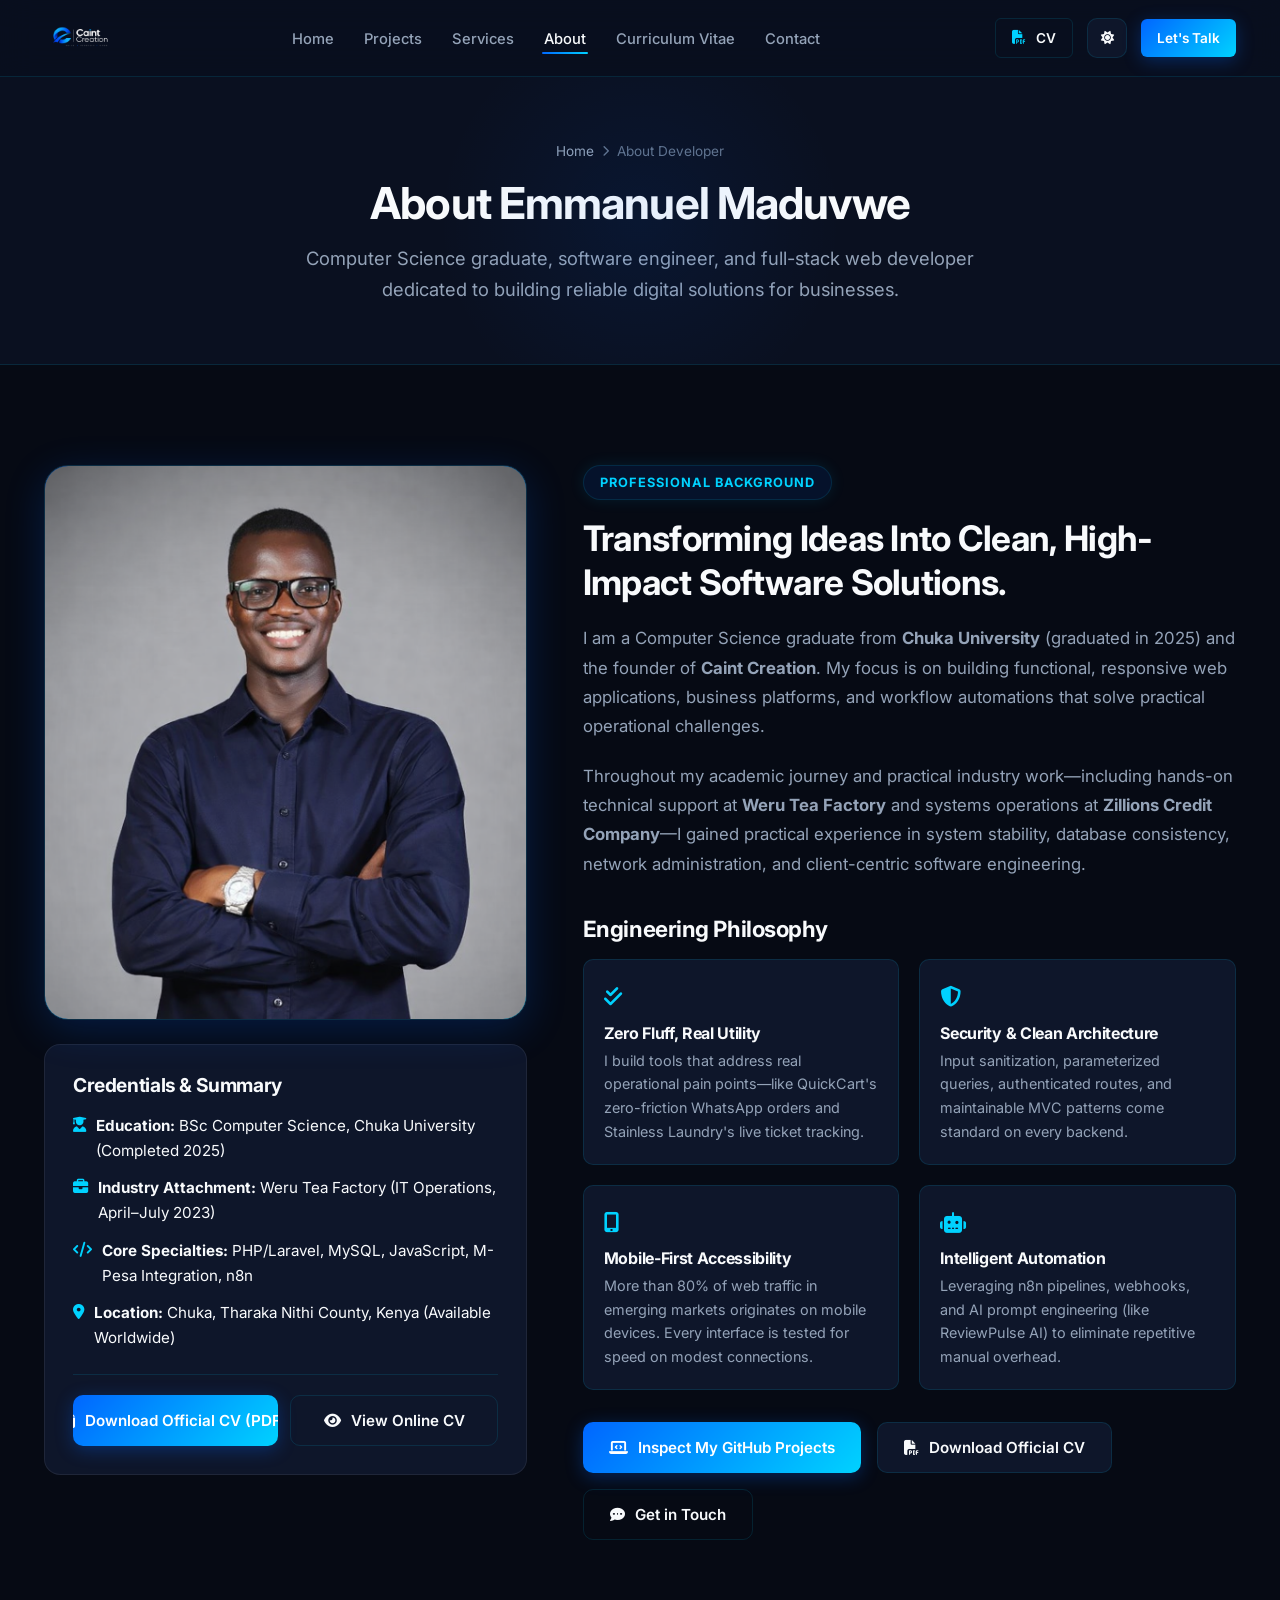
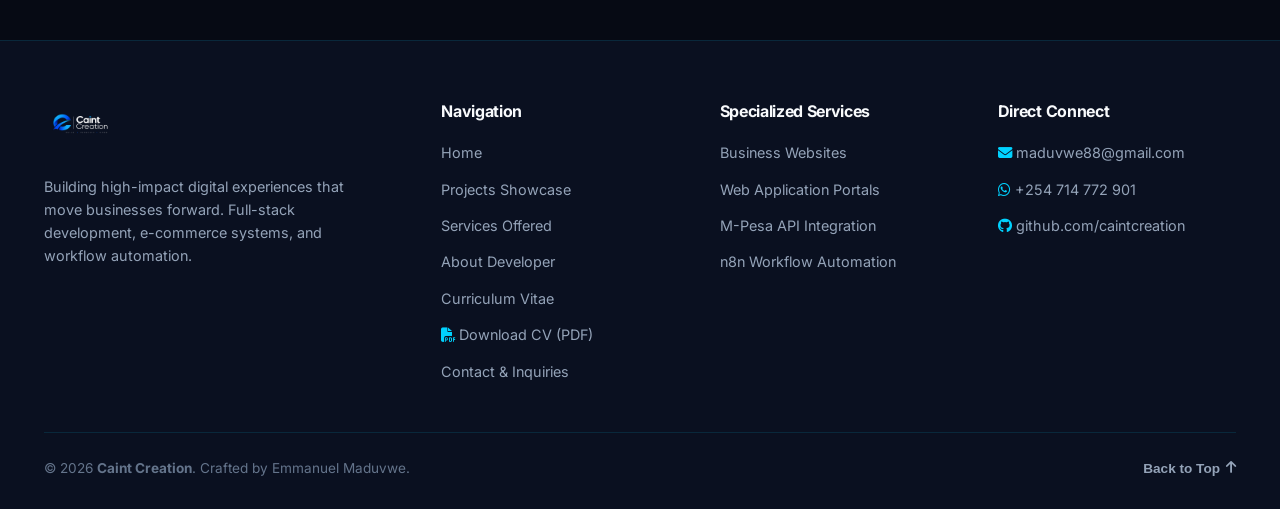
<file: about.html>
<!DOCTYPE html>
<html lang="en">
<head>
  <meta charset="UTF-8">
  <meta name="viewport" content="width=device-width, initial-scale=1.0">
  <title>About Developer &amp; Brand | Caint Creation</title>
  <meta name="description" content="Learn more about Emmanuel Maduvwe, founder of Caint Creation. Computer Science graduate from Chuka University (2025), full-stack web developer, and software engineer in Kenya.">
  <link rel="canonical" href="https://caintcreation.dev/about.html">

  <link rel="icon" type="image/png" href="LOGO.png">
  <link rel="preconnect" href="https://fonts.googleapis.com">
  <link rel="preconnect" href="https://fonts.gstatic.com" crossorigin>
  <link href="https://fonts.googleapis.com/css2?family=Inter:wght@300;400;500;600;700;800;900&family=JetBrains+Mono:wght@400;500;600&display=swap" rel="stylesheet">
  <link rel="stylesheet" href="https://cdnjs.cloudflare.com/ajax/libs/font-awesome/6.5.1/css/all.min.css">
  <link rel="stylesheet" href="style.css?v=2.2">
</head>

<body class="dark-mode">
  <div id="scroll-progress"></div>
  <div class="nav-backdrop" id="nav-backdrop" aria-hidden="true"></div>

  <!-- Header -->
  <header>
    <nav class="navbar" aria-label="Main Navigation">
      <div class="container nav-container">
        <a href="index.html" class="logo" aria-label="Caint Creation Homepage">
          <img src="LOGO.png" alt="Caint Creation Official Logo" class="brand-logo-img">
        </a>

        <ul class="nav-links" id="nav-links">
          <li><a href="index.html" class="nav-link">Home</a></li>
          <li><a href="projects.html" class="nav-link">Projects</a></li>
          <li><a href="services.html" class="nav-link">Services</a></li>
          <li><a href="about.html" class="nav-link active">About</a></li>
          <li><a href="cv.html" class="nav-link">Curriculum Vitae</a></li>
          <li><a href="contact.html" class="nav-link">Contact</a></li>
          <li class="mobile-only" style="margin-top: 10px; width: 100%;">
            <a href="Emmanuel_Maduvwe_Professional_CV.pdf" download="Emmanuel_Maduvwe_Professional_CV.pdf" class="btn btn-secondary btn-sm" style="width: 100%; margin-bottom: 8px;">
              <i class="fas fa-file-pdf"></i> Download CV (PDF)
            </a>
            <a href="contact.html" class="btn btn-primary btn-sm" style="width: 100%;">Let's Talk</a>
          </li>
        </ul>

        <div class="nav-actions">
          <a href="Emmanuel_Maduvwe_Professional_CV.pdf" download="Emmanuel_Maduvwe_Professional_CV.pdf" class="btn btn-sm btn-outline desktop-only" title="Download Official CV PDF">
            <i class="fas fa-file-pdf highlight"></i> CV
          </a>
          <button class="theme-toggle" id="theme-toggle" aria-label="Toggle theme">
            <i class="fas fa-sun"></i>
          </button>
          <a href="contact.html" class="btn btn-primary btn-sm desktop-only">Let's Talk</a>
          <button class="hamburger" id="hamburger" aria-expanded="false" aria-label="Toggle navigation menu">
            <i class="fas fa-bars"></i>
          </button>
        </div>
      </div>
    </nav>
  </header>

  <main>
    <!-- Page Header -->
    <section class="page-header">
      <div class="container">
        <div class="breadcrumb">
          <a href="index.html">Home</a>
          <i class="fas fa-chevron-right" style="font-size: 0.7rem;"></i>
          <span>About Developer</span>
        </div>
        <h1 class="page-title">About Emmanuel Maduvwe</h1>
        <p class="page-desc">
          Computer Science graduate, software engineer, and full-stack web developer dedicated to building reliable digital solutions for businesses.
        </p>
      </div>
    </section>

    <!-- Detailed Biography Section -->
    <section class="section-padding">
      <div class="container">
        <div style="display: grid; grid-template-columns: 0.85fr 1.15fr; gap: 56px; align-items: start;">
          <!-- Visual & Credentials Card -->
          <div>
            <div class="portrait-frame" style="max-width: 100%; margin-bottom: 24px;">
              <img src="me2.png" alt="Emmanuel Maduvwe - Founder &amp; Developer at Caint Creation" class="portrait-img">
            </div>

            <div style="background: var(--bg-card); border: 1px solid var(--border-card); border-radius: var(--radius-lg); padding: 28px;">
              <h3 style="font-size: 1.2rem; margin-bottom: 16px;">Credentials &amp; Summary</h3>
              <ul style="list-style: none; display: flex; flex-direction: column; gap: 12px; font-size: 0.95rem;">
                <li style="display: flex; gap: 10px;">
                  <i class="fas fa-user-graduate highlight" style="margin-top: 4px;"></i>
                  <span><strong>Education:</strong> BSc Computer Science, Chuka University (Completed 2025)</span>
                </li>
                <li style="display: flex; gap: 10px;">
                  <i class="fas fa-briefcase highlight" style="margin-top: 4px;"></i>
                  <span><strong>Industry Attachment:</strong> Weru Tea Factory (IT Operations, April&ndash;July 2023)</span>
                </li>
                <li style="display: flex; gap: 10px;">
                  <i class="fas fa-code highlight" style="margin-top: 4px;"></i>
                  <span><strong>Core Specialties:</strong> PHP/Laravel, MySQL, JavaScript, M-Pesa Integration, n8n</span>
                </li>
                <li style="display: flex; gap: 10px;">
                  <i class="fas fa-map-marker-alt highlight" style="margin-top: 4px;"></i>
                  <span><strong>Location:</strong> Chuka, Tharaka Nithi County, Kenya (Available Worldwide)</span>
                </li>
              </ul>

              <div style="margin-top: 24px; padding-top: 20px; border-top: 1px solid var(--border-color); display: flex; gap: 12px; flex-wrap: wrap;">
                <a href="Emmanuel_Maduvwe_Professional_CV.pdf" download="Emmanuel_Maduvwe_Professional_CV.pdf" class="btn btn-primary" style="flex: 1;">
                  <i class="fas fa-file-download"></i> Download Official CV (PDF)
                </a>
                <a href="cv.html" class="btn btn-outline" style="flex: 1;">
                  <i class="fas fa-eye"></i> View Online CV
                </a>
              </div>
            </div>
          </div>

          <!-- Professional Story -->
          <div>
            <span class="section-eyebrow">Professional Background</span>
            <h2 style="font-size: 2.2rem; margin-bottom: 20px; letter-spacing: -0.02em;">
              Transforming Ideas Into Clean, High-Impact Software Solutions.
            </h2>

            <p style="font-size: 1.05rem; line-height: 1.75; color: var(--text-secondary); margin-bottom: 20px;">
              I am a Computer Science graduate from <strong>Chuka University</strong> (graduated in 2025) and the founder of <strong>Caint Creation</strong>. My focus is on building functional, responsive web applications, business platforms, and workflow automations that solve practical operational challenges.
            </p>

            <p style="font-size: 1.05rem; line-height: 1.75; color: var(--text-secondary); margin-bottom: 20px;">
              Throughout my academic journey and practical industry work—including hands-on technical support at <strong>Weru Tea Factory</strong> and systems operations at <strong>Zillions Credit Company</strong>—I gained practical experience in system stability, database consistency, network administration, and client-centric software engineering.
            </p>

            <h3 style="font-size: 1.4rem; margin-top: 36px; margin-bottom: 16px;">Engineering Philosophy</h3>
            <div style="display: grid; grid-template-columns: 1fr 1fr; gap: 20px; margin-bottom: 32px;">
              <div style="background: var(--bg-card); padding: 20px; border-radius: var(--radius-md); border: 1px solid var(--border-color);">
                <div style="font-size: 1.3rem; color: var(--accent-primary); margin-bottom: 8px;"><i class="fas fa-check-double"></i></div>
                <h4 style="margin-bottom: 6px;">Zero Fluff, Real Utility</h4>
                <p style="font-size: 0.9rem; color: var(--text-secondary);">I build tools that address real operational pain points—like QuickCart's zero-friction WhatsApp orders and Stainless Laundry's live ticket tracking.</p>
              </div>

              <div style="background: var(--bg-card); padding: 20px; border-radius: var(--radius-md); border: 1px solid var(--border-color);">
                <div style="font-size: 1.3rem; color: var(--accent-primary); margin-bottom: 8px;"><i class="fas fa-shield-alt"></i></div>
                <h4 style="margin-bottom: 6px;">Security &amp; Clean Architecture</h4>
                <p style="font-size: 0.9rem; color: var(--text-secondary);">Input sanitization, parameterized queries, authenticated routes, and maintainable MVC patterns come standard on every backend.</p>
              </div>

              <div style="background: var(--bg-card); padding: 20px; border-radius: var(--radius-md); border: 1px solid var(--border-color);">
                <div style="font-size: 1.3rem; color: var(--accent-primary); margin-bottom: 8px;"><i class="fas fa-mobile-alt"></i></div>
                <h4 style="margin-bottom: 6px;">Mobile-First Accessibility</h4>
                <p style="font-size: 0.9rem; color: var(--text-secondary);">More than 80% of web traffic in emerging markets originates on mobile devices. Every interface is tested for speed on modest connections.</p>
              </div>

              <div style="background: var(--bg-card); padding: 20px; border-radius: var(--radius-md); border: 1px solid var(--border-color);">
                <div style="font-size: 1.3rem; color: var(--accent-primary); margin-bottom: 8px;"><i class="fas fa-robot"></i></div>
                <h4 style="margin-bottom: 6px;">Intelligent Automation</h4>
                <p style="font-size: 0.9rem; color: var(--text-secondary);">Leveraging n8n pipelines, webhooks, and AI prompt engineering (like ReviewPulse AI) to eliminate repetitive manual overhead.</p>
              </div>
            </div>

            <div style="display: flex; gap: 16px; flex-wrap: wrap;">
              <a href="projects.html" class="btn btn-primary">
                <i class="fas fa-laptop-code"></i> Inspect My GitHub Projects
              </a>
              <a href="Emmanuel_Maduvwe_Professional_CV.pdf" download="Emmanuel_Maduvwe_Professional_CV.pdf" class="btn btn-secondary">
                <i class="fas fa-file-pdf"></i> Download Official CV
              </a>
              <a href="contact.html" class="btn btn-outline">
                <i class="fas fa-comment-dots"></i> Get in Touch
              </a>
            </div>
          </div>
        </div>
      </div>
    </section>
  </main>

  <!-- Footer -->
  <footer class="footer">
    <div class="container">
      <div class="footer-top">
        <div class="footer-brand">
          <a href="index.html" class="logo" style="margin-bottom: 12px; display: inline-flex;">
            <img src="LOGO.png" alt="Caint Creation Logo" class="brand-logo-img">
          </a>
          <p>
            Building high-impact digital experiences that move businesses forward. Full-stack development, e-commerce systems, and workflow automation.
          </p>
        </div>

        <div class="footer-col">
          <h4>Navigation</h4>
          <ul class="footer-links">
            <li><a href="index.html">Home</a></li>
            <li><a href="projects.html">Projects Showcase</a></li>
            <li><a href="services.html">Services Offered</a></li>
            <li><a href="about.html">About Developer</a></li>
            <li><a href="cv.html">Curriculum Vitae</a></li>
            <li><a href="Emmanuel_Maduvwe_Professional_CV.pdf" download="Emmanuel_Maduvwe_Professional_CV.pdf"><i class="fas fa-file-pdf highlight"></i> Download CV (PDF)</a></li>
            <li><a href="contact.html">Contact &amp; Inquiries</a></li>
          </ul>
        </div>

        <div class="footer-col">
          <h4>Specialized Services</h4>
          <ul class="footer-links">
            <li><a href="services.html#websites">Business Websites</a></li>
            <li><a href="services.html#webapps">Web Application Portals</a></li>
            <li><a href="services.html#payments">M-Pesa API Integration</a></li>
            <li><a href="services.html#automation">n8n Workflow Automation</a></li>
          </ul>
        </div>

        <div class="footer-col">
          <h4>Direct Connect</h4>
          <ul class="footer-links">
            <li><a href="mailto:maduvwe88@gmail.com"><i class="fas fa-envelope highlight"></i> maduvwe88@gmail.com</a></li>
            <li><a href="https://wa.me/254714772901" target="_blank" rel="noopener noreferrer"><i class="fab fa-whatsapp highlight"></i> +254 714 772 901</a></li>
            <li><a href="https://github.com/caintcreation" target="_blank" rel="noopener noreferrer"><i class="fab fa-github highlight"></i> github.com/caintcreation</a></li>
          </ul>
        </div>
      </div>

      <div class="footer-bottom">
        <div>
          &copy; <span id="current-year">2026</span> <strong>Caint Creation</strong>. Crafted by Emmanuel Maduvwe.
        </div>
        <button class="back-to-top" id="back-to-top" aria-label="Scroll back to top">
          Back to Top <i class="fas fa-arrow-up"></i>
        </button>
      </div>
    </div>
  </footer>

  <script src="script.js?v=2.2"></script>
</body>
</html>
</file>
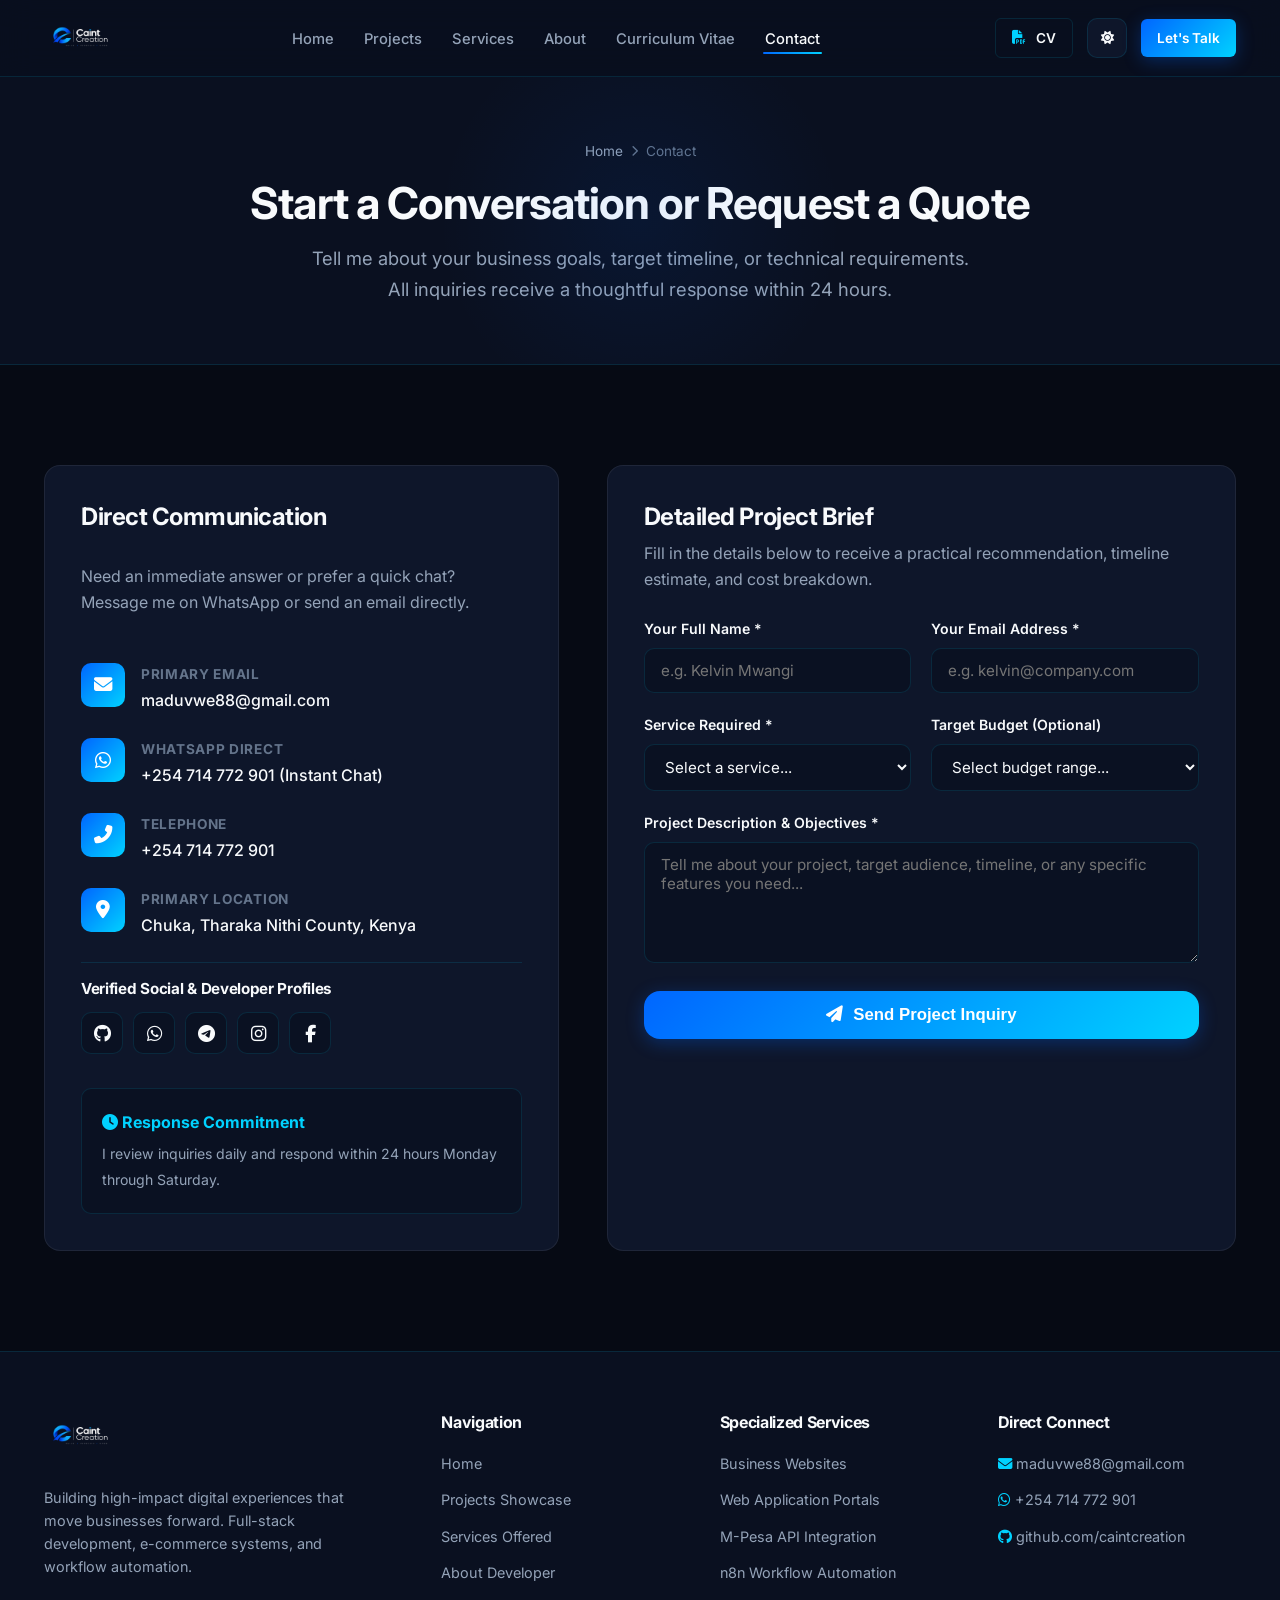
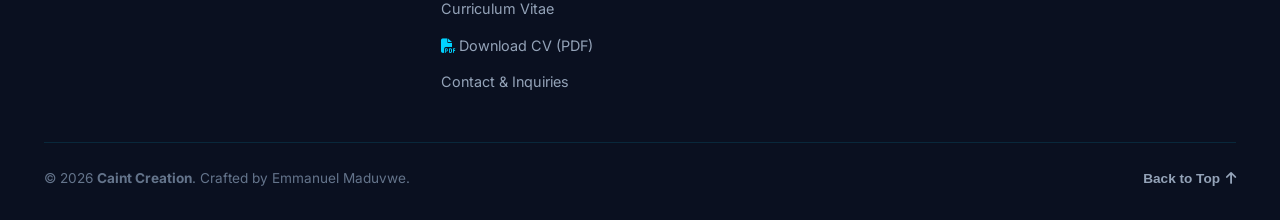
<file: contact.html>
<!DOCTYPE html>
<html lang="en">
<head>
  <meta charset="UTF-8">
  <meta name="viewport" content="width=device-width, initial-scale=1.0">
  <title>Contact &amp; Project Inquiries | Caint Creation</title>
  <meta name="description" content="Reach out to Emmanuel Maduvwe (Caint Creation) for web development, custom web applications, M-Pesa payment integration, or process automation. Fast response guaranteed.">
  <link rel="canonical" href="https://caintcreation.dev/contact.html">

  <link rel="icon" type="image/png" href="LOGO.png">
  <link rel="preconnect" href="https://fonts.googleapis.com">
  <link rel="preconnect" href="https://fonts.gstatic.com" crossorigin>
  <link href="https://fonts.googleapis.com/css2?family=Inter:wght@300;400;500;600;700;800;900&family=JetBrains+Mono:wght@400;500;600&display=swap" rel="stylesheet">
  <link rel="stylesheet" href="https://cdnjs.cloudflare.com/ajax/libs/font-awesome/6.5.1/css/all.min.css">
  <link rel="stylesheet" href="style.css?v=2.2">
</head>

<body class="dark-mode">
  <div id="scroll-progress"></div>
  <div class="nav-backdrop" id="nav-backdrop" aria-hidden="true"></div>

  <!-- Header -->
  <header>
    <nav class="navbar" aria-label="Main Navigation">
      <div class="container nav-container">
        <a href="index.html" class="logo" aria-label="Caint Creation Homepage">
          <img src="LOGO.png" alt="Caint Creation Official Logo" class="brand-logo-img">
        </a>

        <ul class="nav-links" id="nav-links">
          <li><a href="index.html" class="nav-link">Home</a></li>
          <li><a href="projects.html" class="nav-link">Projects</a></li>
          <li><a href="services.html" class="nav-link">Services</a></li>
          <li><a href="about.html" class="nav-link">About</a></li>
          <li><a href="cv.html" class="nav-link">Curriculum Vitae</a></li>
          <li><a href="contact.html" class="nav-link active">Contact</a></li>
          <li class="mobile-only" style="margin-top: 10px; width: 100%;">
            <a href="Emmanuel_Maduvwe_Professional_CV.pdf" download="Emmanuel_Maduvwe_Professional_CV.pdf" class="btn btn-secondary btn-sm" style="width: 100%; margin-bottom: 8px;">
              <i class="fas fa-file-pdf"></i> Download CV (PDF)
            </a>
            <a href="contact.html" class="btn btn-primary btn-sm" style="width: 100%;">Let's Talk</a>
          </li>
        </ul>

        <div class="nav-actions">
          <a href="Emmanuel_Maduvwe_Professional_CV.pdf" download="Emmanuel_Maduvwe_Professional_CV.pdf" class="btn btn-sm btn-outline desktop-only" title="Download Official CV PDF">
            <i class="fas fa-file-pdf highlight"></i> CV
          </a>
          <button class="theme-toggle" id="theme-toggle" aria-label="Toggle theme">
            <i class="fas fa-sun"></i>
          </button>
          <a href="contact.html" class="btn btn-primary btn-sm desktop-only">Let's Talk</a>
          <button class="hamburger" id="hamburger" aria-expanded="false" aria-label="Toggle navigation menu">
            <i class="fas fa-bars"></i>
          </button>
        </div>
      </div>
    </nav>
  </header>

  <main>
    <!-- Page Header -->
    <section class="page-header">
      <div class="container">
        <div class="breadcrumb">
          <a href="index.html">Home</a>
          <i class="fas fa-chevron-right" style="font-size: 0.7rem;"></i>
          <span>Contact</span>
        </div>
        <h1 class="page-title">Start a Conversation or Request a Quote</h1>
        <p class="page-desc">
          Tell me about your business goals, target timeline, or technical requirements. All inquiries receive a thoughtful response within 24 hours.
        </p>
      </div>
    </section>

    <!-- Main Contact Section -->
    <section class="section-padding">
      <div class="container">
        <div class="contact-grid">
          <!-- Direct Channels Card -->
          <div class="contact-info-card">
            <h2 style="font-size: 1.5rem; margin-bottom: 8px;">Direct Communication</h2>
            <p style="color: var(--text-secondary); margin-bottom: 24px; line-height: 1.6;">
              Need an immediate answer or prefer a quick chat? Message me on WhatsApp or send an email directly.
            </p>

            <div class="contact-item">
              <div class="contact-icon-box"><i class="fas fa-envelope"></i></div>
              <div class="contact-item-text">
                <strong>Primary Email</strong>
                <a href="mailto:maduvwe88@gmail.com">maduvwe88@gmail.com</a>
              </div>
            </div>

            <div class="contact-item">
              <div class="contact-icon-box"><i class="fab fa-whatsapp"></i></div>
              <div class="contact-item-text">
                <strong>WhatsApp Direct</strong>
                <a href="https://wa.me/254714772901?text=Hello%20Emmanuel,%20I'd%20like%20to%20discuss%20a%20project%20with%20Caint%20Creation." target="_blank" rel="noopener noreferrer">+254 714 772 901 (Instant Chat)</a>
              </div>
            </div>

            <div class="contact-item">
              <div class="contact-icon-box"><i class="fas fa-phone-alt"></i></div>
              <div class="contact-item-text">
                <strong>Telephone</strong>
                <a href="tel:+254714772901">+254 714 772 901</a>
              </div>
            </div>

            <div class="contact-item">
              <div class="contact-icon-box"><i class="fas fa-map-marker-alt"></i></div>
              <div class="contact-item-text">
                <strong>Primary Location</strong>
                <span>Chuka, Tharaka Nithi County, Kenya</span>
              </div>
            </div>

            <div class="contact-socials-block">
              <h4>Verified Social &amp; Developer Profiles</h4>
              <div class="social-icons-row">
                <a href="https://github.com/caintcreation" target="_blank" rel="noopener noreferrer" class="social-btn" aria-label="GitHub Profile" title="GitHub"><i class="fab fa-github"></i></a>
                <a href="https://wa.me/254714772901" target="_blank" rel="noopener noreferrer" class="social-btn" aria-label="WhatsApp" title="WhatsApp"><i class="fab fa-whatsapp"></i></a>
                <a href="https://t.me/Caintmanu11" target="_blank" rel="noopener noreferrer" class="social-btn" aria-label="Telegram Profile" title="Telegram"><i class="fab fa-telegram-plane"></i></a>
                <a href="https://www.instagram.com/c_aintcreation?igsh=MXAwOG96dG1wNDRlOA==" target="_blank" rel="noopener noreferrer" class="social-btn" aria-label="Instagram" title="Instagram"><i class="fab fa-instagram"></i></a>
                <a href="https://www.facebook.com/share/176BmpmFYo/" target="_blank" rel="noopener noreferrer" class="social-btn" aria-label="Facebook" title="Facebook"><i class="fab fa-facebook-f"></i></a>
              </div>
            </div>

            <div style="background: var(--bg-input); padding: 20px; border-radius: var(--radius-md); border: 1px solid var(--border-color); margin-top: 10px;">
              <strong style="color: var(--accent-primary); display: block; margin-bottom: 4px;"><i class="fas fa-clock"></i> Response Commitment</strong>
              <span style="font-size: 0.88rem; color: var(--text-secondary);">I review inquiries daily and respond within 24 hours Monday through Saturday.</span>
            </div>
          </div>

          <!-- Project Inquiry Form -->
          <div class="contact-form-card">
            <h2 style="font-size: 1.5rem; margin-bottom: 8px;">Detailed Project Brief</h2>
            <p style="color: var(--text-secondary); margin-bottom: 24px;">
              Fill in the details below to receive a practical recommendation, timeline estimate, and cost breakdown.
            </p>

            <form id="portfolio-contact-form" action="https://formsubmit.co/maduvwe88@gmail.com" method="POST">
              <input type="hidden" name="_subject" value="New Caint Creation Client Project Inquiry">
              <input type="hidden" name="_template" value="table">
              <input type="text" name="_honey" style="display:none" tabindex="-1" autocomplete="off">

              <div class="form-row">
                <div class="form-group">
                  <label for="name">Your Full Name *</label>
                  <input type="text" id="name" name="name" placeholder="e.g. Kelvin Mwangi" required>
                </div>
                <div class="form-group">
                  <label for="email">Your Email Address *</label>
                  <input type="email" id="email" name="email" placeholder="e.g. kelvin@company.com" required>
                </div>
              </div>

              <div class="form-row">
                <div class="form-group">
                  <label for="service">Service Required *</label>
                  <select id="service" name="service" required>
                    <option value="" disabled selected>Select a service...</option>
                    <option value="Website Development">New Website Development</option>
                    <option value="Web Application">Custom Web Application / System</option>
                    <option value="Payment Integration">M-Pesa / Payment Gateway Integration</option>
                    <option value="Website Redesign">Website Redesign &amp; Optimization</option>
                    <option value="Workflow Automation">n8n Workflow Automation</option>
                    <option value="Digital Branding">Digital Branding &amp; Graphics</option>
                    <option value="Other">Other Digital Solution</option>
                  </select>
                </div>
                <div class="form-group">
                  <label for="budget">Target Budget (Optional)</label>
                  <select id="budget" name="budget">
                    <option value="" selected>Select budget range...</option>
                    <option value="Under KES 25,000 / $200">Under KES 25,000 ($200)</option>
                    <option value="KES 25,000 - 60,000 / $200 - $500">KES 25,000 &ndash; 60,000 ($200 &ndash; $500)</option>
                    <option value="KES 60,000 - 150,000 / $500 - $1,200">KES 60,000 &ndash; 150,000 ($500 &ndash; $1,200)</option>
                    <option value="KES 150,000+ / $1,200+">KES 150,000+ ($1,200+)</option>
                  </select>
                </div>
              </div>

              <div class="form-group">
                <label for="message">Project Description &amp; Objectives *</label>
                <textarea id="message" name="message" rows="5" placeholder="Tell me about your project, target audience, timeline, or any specific features you need..." required></textarea>
              </div>

              <button type="submit" class="btn btn-primary btn-lg" style="width: 100%;">
                <i class="fas fa-paper-plane"></i> Send Project Inquiry
              </button>
            </form>
          </div>
        </div>
      </div>
    </section>
  </main>

  <!-- Footer -->
  <footer class="footer">
    <div class="container">
      <div class="footer-top">
        <div class="footer-brand">
          <a href="index.html" class="logo" style="margin-bottom: 12px; display: inline-flex;">
            <img src="LOGO.png" alt="Caint Creation Logo" class="brand-logo-img">
          </a>
          <p>
            Building high-impact digital experiences that move businesses forward. Full-stack development, e-commerce systems, and workflow automation.
          </p>
        </div>

        <div class="footer-col">
          <h4>Navigation</h4>
          <ul class="footer-links">
            <li><a href="index.html">Home</a></li>
            <li><a href="projects.html">Projects Showcase</a></li>
            <li><a href="services.html">Services Offered</a></li>
            <li><a href="about.html">About Developer</a></li>
            <li><a href="cv.html">Curriculum Vitae</a></li>
            <li><a href="Emmanuel_Maduvwe_Professional_CV.pdf" download="Emmanuel_Maduvwe_Professional_CV.pdf"><i class="fas fa-file-pdf highlight"></i> Download CV (PDF)</a></li>
            <li><a href="contact.html">Contact &amp; Inquiries</a></li>
          </ul>
        </div>

        <div class="footer-col">
          <h4>Specialized Services</h4>
          <ul class="footer-links">
            <li><a href="services.html#websites">Business Websites</a></li>
            <li><a href="services.html#webapps">Web Application Portals</a></li>
            <li><a href="services.html#payments">M-Pesa API Integration</a></li>
            <li><a href="services.html#automation">n8n Workflow Automation</a></li>
          </ul>
        </div>

        <div class="footer-col">
          <h4>Direct Connect</h4>
          <ul class="footer-links">
            <li><a href="mailto:maduvwe88@gmail.com"><i class="fas fa-envelope highlight"></i> maduvwe88@gmail.com</a></li>
            <li><a href="https://wa.me/254714772901" target="_blank" rel="noopener noreferrer"><i class="fab fa-whatsapp highlight"></i> +254 714 772 901</a></li>
            <li><a href="https://github.com/caintcreation" target="_blank" rel="noopener noreferrer"><i class="fab fa-github highlight"></i> github.com/caintcreation</a></li>
          </ul>
        </div>
      </div>

      <div class="footer-bottom">
        <div>
          &copy; <span id="current-year">2026</span> <strong>Caint Creation</strong>. Crafted by Emmanuel Maduvwe.
        </div>
        <button class="back-to-top" id="back-to-top" aria-label="Scroll back to top">
          Back to Top <i class="fas fa-arrow-up"></i>
        </button>
      </div>
    </div>
  </footer>

  <script src="script.js?v=2.2"></script>
</body>
</html>
</file>
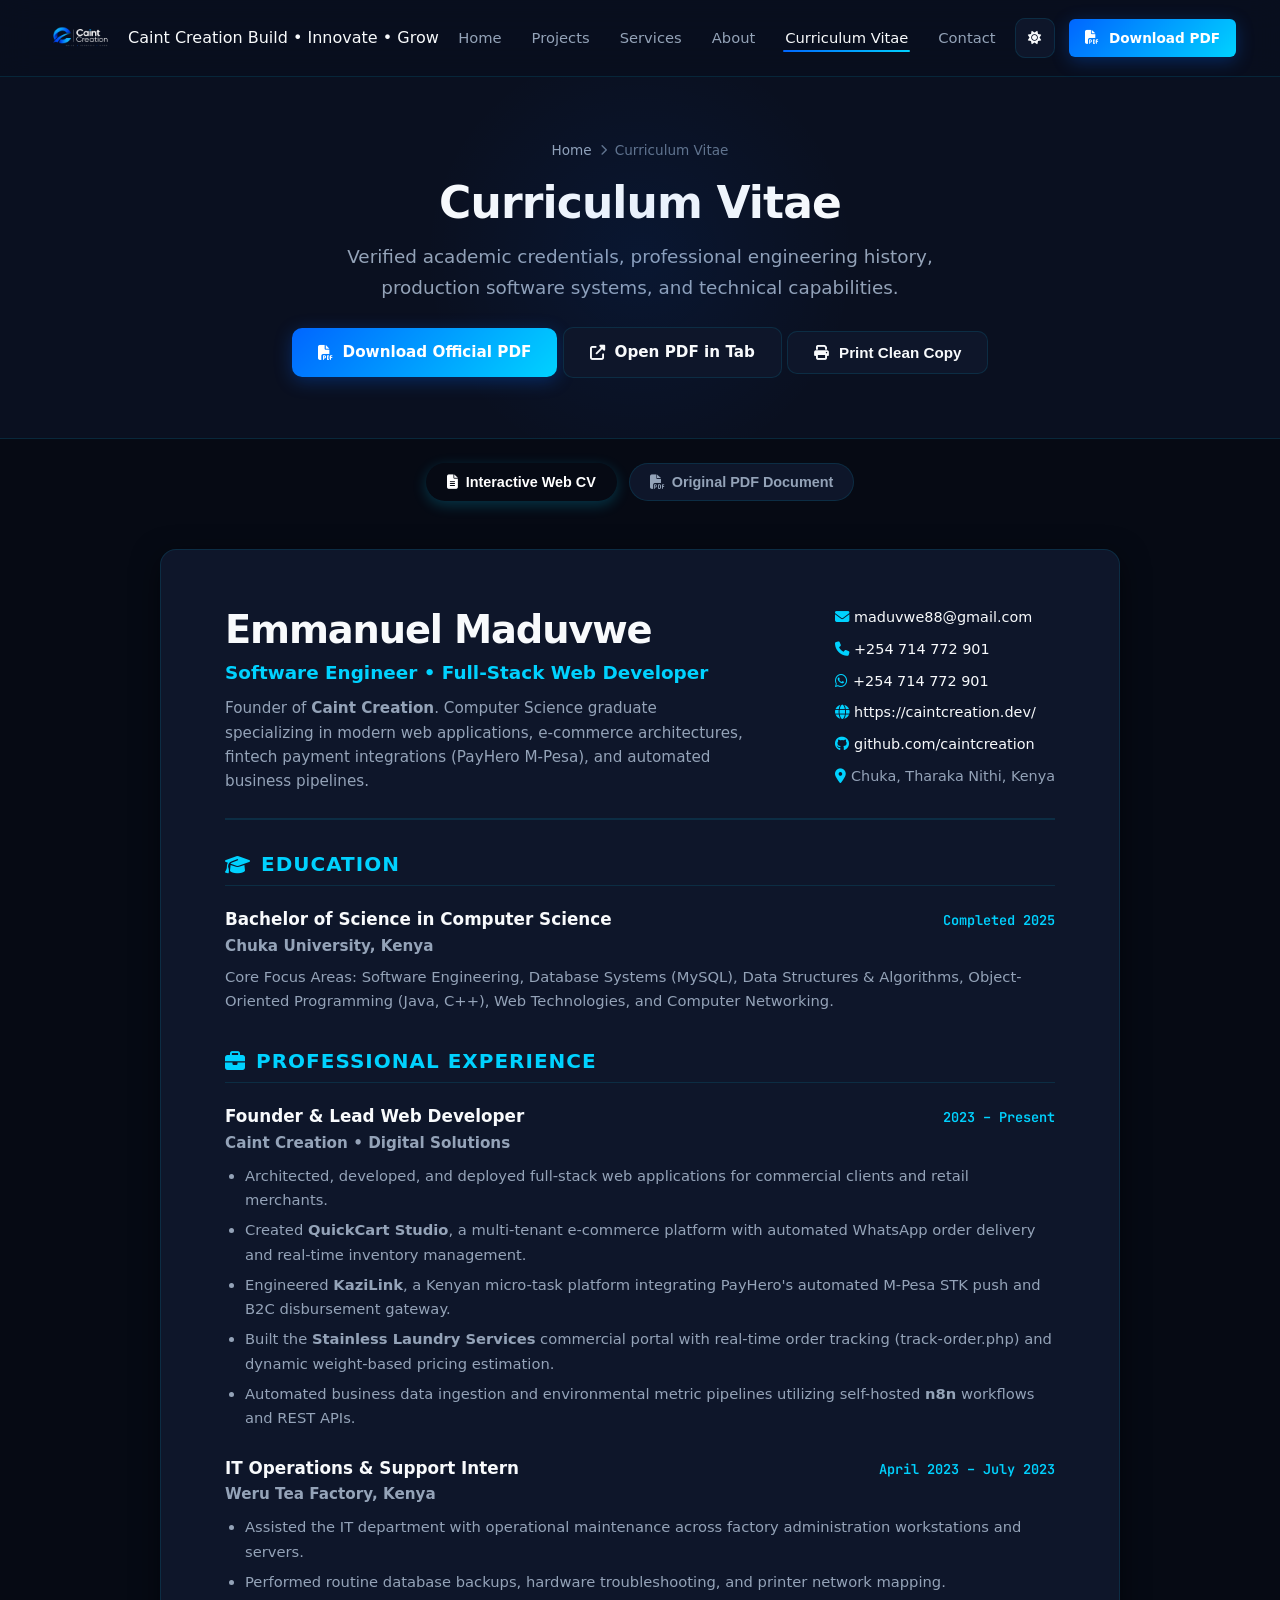
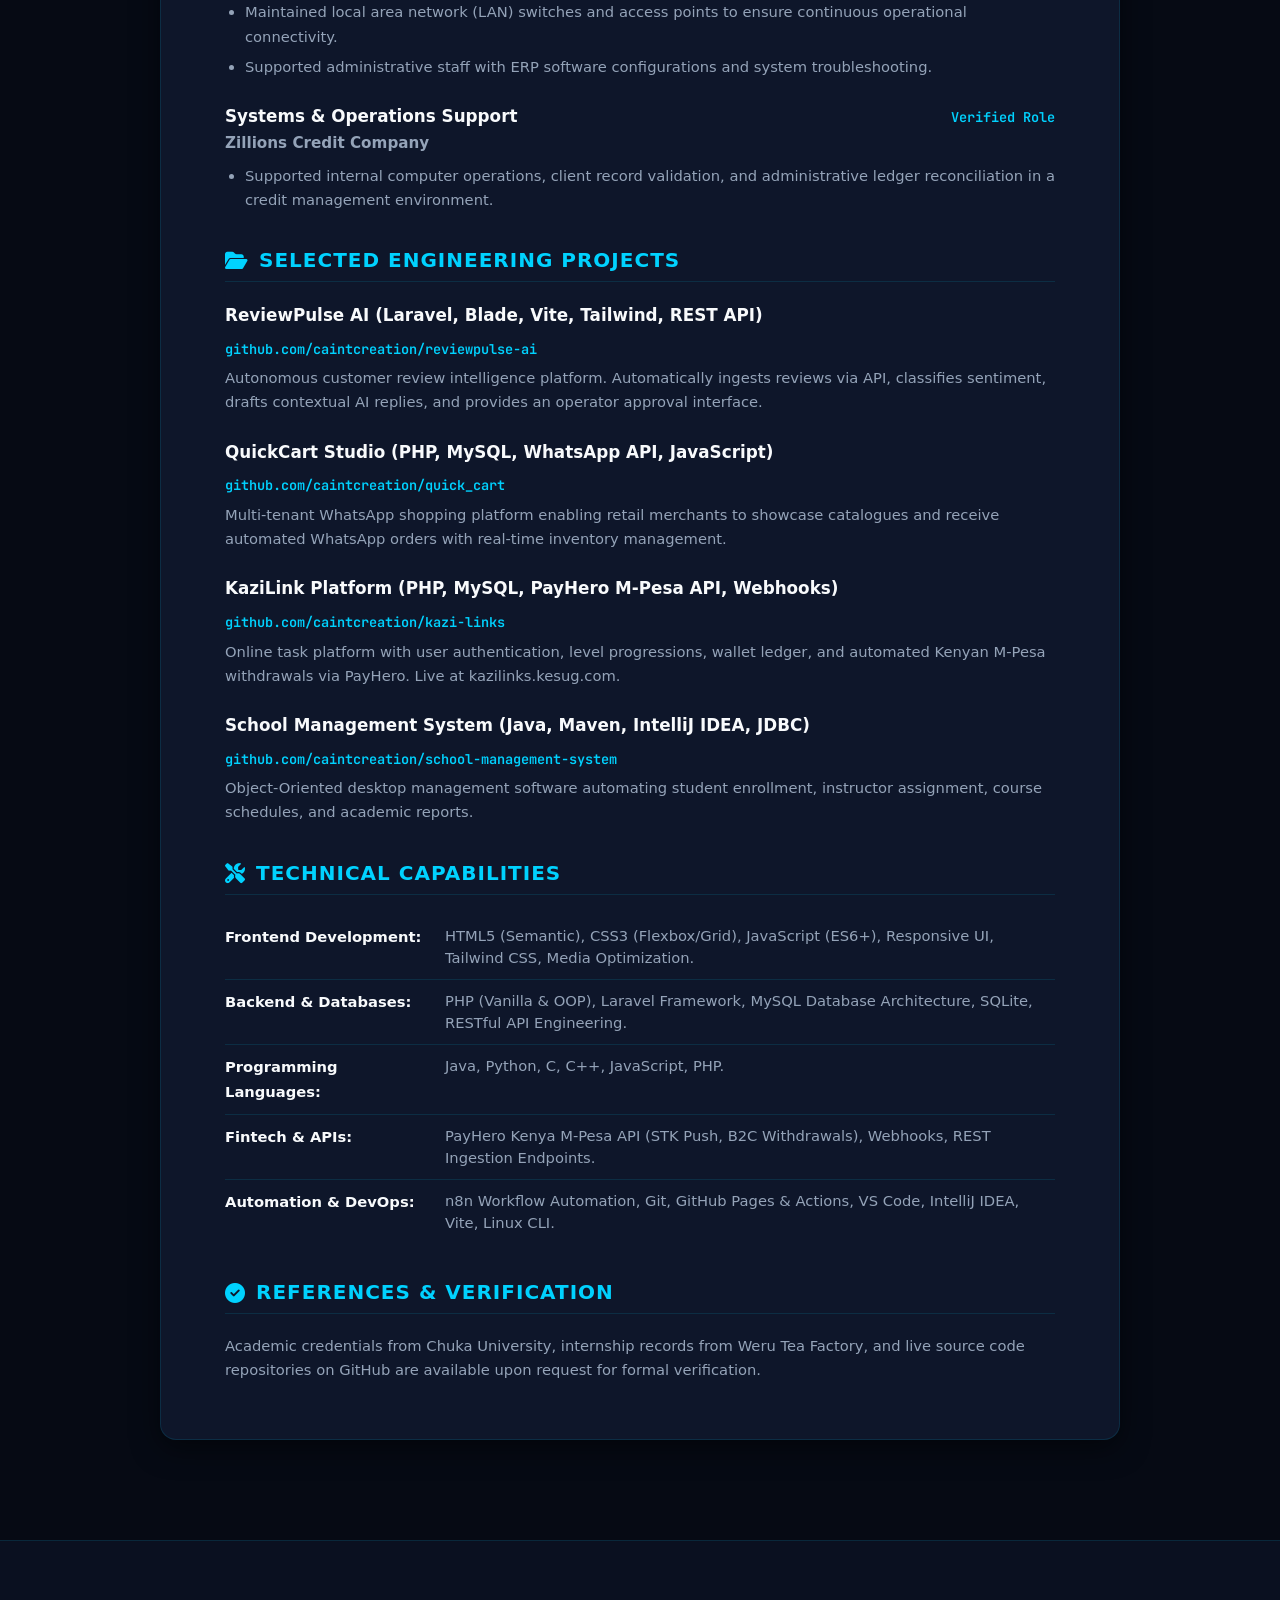
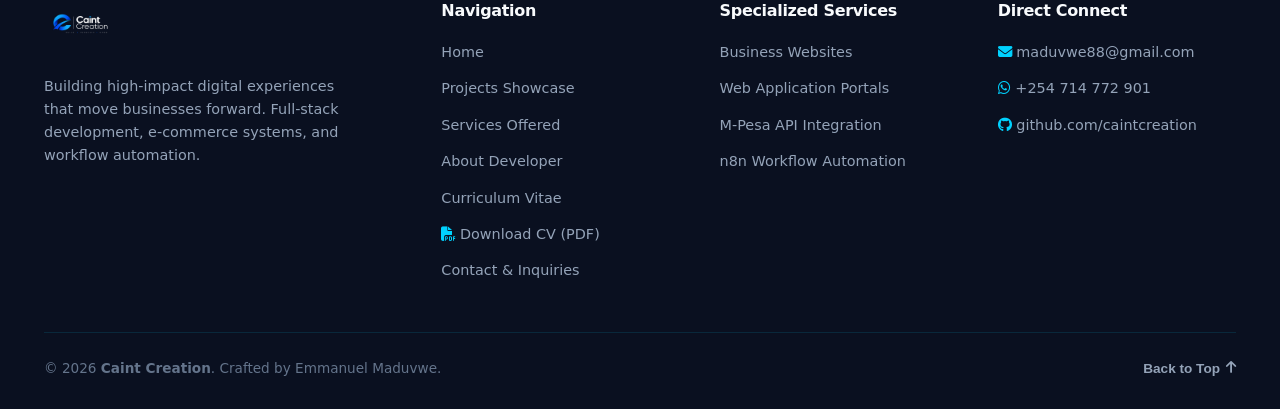
<file: cv.html>
<!DOCTYPE html>
<html lang="en">
<head>
  <meta charset="UTF-8">
  <meta name="viewport" content="width=device-width, initial-scale=1.0">
  <title>Curriculum Vitae | Emmanuel Maduvwe - Caint Creation</title>
  <meta name="description" content="Official Curriculum Vitae of Emmanuel Maduvwe - Software Engineer, Full-Stack Web Developer, and Founder of Caint Creation. BSc Computer Science (Chuka University 2025).">
  <link rel="canonical" href="https://caintcreation.dev/cv.html">

  <link rel="icon" type="image/png" href="LOGO.png">
  <link rel="apple-touch-icon" href="LOGO.png">
  <link rel="preconnect" href="https://fonts.googleapis.com">
  <link rel="preconnect" href="https://fonts.gstatic.com" crossorigin>
  <link href="https://fonts.googleapis.com/css2?family=Plus+Jakarta+Sans:wght@300;400;500;600;700;800&family=JetBrains+Mono:wght@400;500;600&display=swap" rel="stylesheet">
  <link rel="stylesheet" href="https://cdnjs.cloudflare.com/ajax/libs/font-awesome/6.5.1/css/all.min.css">
  <link rel="stylesheet" href="style.css?v=2.2">

  <style>
    .cv-paper {
      background: var(--bg-card);
      border: 1px solid var(--border-color);
      border-radius: var(--radius-lg);
      padding: 56px 64px;
      max-width: 960px;
      margin: 0 auto;
      box-shadow: var(--shadow-md);
      transition: var(--transition-normal);
    }
    .cv-header-block {
      display: flex;
      justify-content: space-between;
      align-items: flex-start;
      border-bottom: 2px solid var(--border-color);
      padding-bottom: 24px;
      margin-bottom: 32px;
      gap: 24px;
      flex-wrap: wrap;
    }
    .cv-name {
      font-size: 2.4rem;
      font-weight: 800;
      letter-spacing: -0.03em;
      margin-bottom: 4px;
    }
    .cv-title {
      font-size: 1.15rem;
      color: var(--accent-primary);
      font-weight: 600;
      margin-bottom: 8px;
    }
    .cv-contact-list {
      list-style: none;
      display: flex;
      flex-direction: column;
      gap: 8px;
      font-size: 0.9rem;
      color: var(--text-secondary);
    }
    .cv-contact-list a {
      color: var(--text-primary);
      text-decoration: none;
      transition: color 0.2s;
    }
    .cv-contact-list a:hover {
      color: var(--accent-primary);
    }
    .cv-section {
      margin-bottom: 36px;
    }
    .cv-section-title {
      font-size: 1.25rem;
      font-weight: 700;
      color: var(--accent-primary);
      text-transform: uppercase;
      letter-spacing: 0.05em;
      border-bottom: 1px solid var(--border-color);
      padding-bottom: 8px;
      margin-bottom: 20px;
      display: flex;
      align-items: center;
      gap: 10px;
    }
    .cv-entry {
      margin-bottom: 24px;
    }
    .cv-entry:last-child {
      margin-bottom: 0;
    }
    .cv-entry-head {
      display: flex;
      justify-content: space-between;
      align-items: baseline;
      margin-bottom: 6px;
      flex-wrap: wrap;
      gap: 8px;
    }
    .cv-entry-title {
      font-size: 1.05rem;
      font-weight: 700;
      color: var(--text-primary);
    }
    .cv-entry-org {
      font-size: 0.95rem;
      font-weight: 600;
      color: var(--text-secondary);
    }
    .cv-entry-date {
      font-size: 0.85rem;
      font-family: var(--font-mono);
      color: var(--accent-primary);
      font-weight: 600;
    }
    .cv-entry-desc {
      font-size: 0.92rem;
      color: var(--text-secondary);
      line-height: 1.65;
    }
    .cv-bullets {
      margin-top: 8px;
      padding-left: 20px;
      font-size: 0.92rem;
      color: var(--text-secondary);
      line-height: 1.65;
    }
    .cv-bullets li {
      margin-bottom: 6px;
    }
    .cv-skill-table {
      width: 100%;
      border-collapse: collapse;
      font-size: 0.92rem;
    }
    .cv-skill-table td {
      padding: 10px 14px 10px 0;
      vertical-align: top;
      border-bottom: 1px solid var(--border-color);
    }
    .cv-skill-table tr:last-child td {
      border-bottom: none;
    }
    .cv-skill-table td:first-child {
      font-weight: 700;
      color: var(--text-primary);
      width: 220px;
    }
    .cv-skill-table td:last-child {
      color: var(--text-secondary);
      line-height: 1.5;
    }

    .cv-view-toggle {
      display: flex;
      justify-content: center;
      gap: 12px;
      margin: 24px 0 32px;
    }
    .cv-toggle-btn {
      padding: 10px 20px;
      font-size: 0.9rem;
      font-weight: 600;
      border-radius: var(--radius-full);
      border: 1px solid var(--border-color);
      background: var(--bg-card);
      color: var(--text-secondary);
      cursor: pointer;
      display: inline-flex;
      align-items: center;
      gap: 8px;
      transition: all 0.25s ease;
    }
    .cv-toggle-btn.active, .cv-toggle-btn:hover {
      background: linear-gradient(135deg, var(--accent-primary), var(--accent-cyan));
      color: #ffffff;
      border-color: transparent;
      box-shadow: 0 4px 14px var(--accent-glow);
    }

    #pdf-embed-wrapper {
      max-width: 960px;
      margin: 0 auto;
      background: var(--bg-card);
      border: 1px solid var(--border-color);
      border-radius: var(--radius-lg);
      padding: 16px;
      box-shadow: var(--shadow-md);
      display: none;
    }
    #pdf-embed-frame {
      width: 100%;
      height: 850px;
      border: 1px solid var(--border-color);
      border-radius: var(--radius-md);
      background: #ffffff;
    }

    @media (max-width: 768px) {
      .cv-paper {
        padding: 24px 16px;
      }
      .cv-header-block {
        flex-direction: column;
        gap: 16px;
      }
      .cv-name {
        font-size: 1.8rem;
      }
      .cv-skill-table td:first-child {
        width: 120px;
      }
      .cv-view-toggle {
        flex-direction: column;
        width: 100%;
      }
      .cv-toggle-btn {
        width: 100%;
        justify-content: center;
      }
      #pdf-embed-frame {
        height: 500px;
      }
    }

    @media print {
      body {
        background: #ffffff !important;
        color: #000000 !important;
      }
      .cv-paper {
        padding: 0 !important;
        border: none !important;
        box-shadow: none !important;
        background: transparent !important;
        color: #000000 !important;
      }
      .cv-section-title {
        color: #000000 !important;
        border-bottom-color: #cccccc !important;
      }
      .cv-entry-title, .cv-name {
        color: #000000 !important;
      }
      .cv-entry-desc, .cv-bullets, .cv-skill-table td {
        color: #333333 !important;
      }
      .cv-entry-date, .cv-title {
        color: #000000 !important;
      }
      .no-print, header, footer, .cv-view-toggle, #pdf-embed-wrapper {
        display: none !important;
      }
    }
  </style>
</head>

<body class="dark-mode">
  <!-- Scroll Progress Indicator -->
  <div id="scroll-progress" aria-hidden="true"></div>

  <div class="nav-backdrop" id="nav-backdrop" aria-hidden="true"></div>

  <!-- Header -->
  <header>
    <nav class="navbar" aria-label="Main Navigation">
      <div class="container nav-container">
        <a href="index.html" class="logo" aria-label="Caint Creation Homepage">
          <img src="LOGO.png" alt="Caint Creation Logo" class="brand-logo-img">
          <div class="logo-text-group">
            <span class="brand-name">Caint Creation</span>
            <span class="logo-sub">Build &bull; Innovate &bull; Grow</span>
          </div>
        </a>

        <ul class="nav-links" id="nav-links">
          <li><a href="index.html" class="nav-link">Home</a></li>
          <li><a href="projects.html" class="nav-link">Projects</a></li>
          <li><a href="services.html" class="nav-link">Services</a></li>
          <li><a href="about.html" class="nav-link">About</a></li>
          <li><a href="cv.html" class="nav-link active">Curriculum Vitae</a></li>
          <li><a href="contact.html" class="nav-link">Contact</a></li>
        </ul>

        <div class="nav-actions">
          <button class="theme-toggle" id="theme-toggle" aria-label="Toggle theme">
            <i class="fas fa-sun"></i>
          </button>
          <a href="Emmanuel_Maduvwe_Professional_CV.pdf" download="Emmanuel_Maduvwe_Professional_CV.pdf" class="btn btn-primary btn-sm desktop-only">
            <i class="fas fa-file-pdf"></i> Download PDF
          </a>
          <button class="hamburger" id="hamburger" aria-expanded="false" aria-label="Toggle navigation menu">
            <i class="fas fa-bars"></i>
          </button>
        </div>
      </div>
    </nav>
  </header>

  <main>
    <!-- Page Header (hidden in print) -->
    <section class="page-header no-print">
      <div class="container">
        <div class="breadcrumb">
          <a href="index.html">Home</a>
          <i class="fas fa-chevron-right" style="font-size: 0.7rem;"></i>
          <span>Curriculum Vitae</span>
        </div>
        <h1 class="page-title">Curriculum Vitae</h1>
        <p class="page-desc" style="margin-bottom: 24px;">
          Verified academic credentials, professional engineering history, production software systems, and technical capabilities.
        </p>

        <div class="hero-cta-group" style="justify-content: center; gap: 12px; margin-top: 12px;">
          <a href="Emmanuel_Maduvwe_Professional_CV.pdf" download="Emmanuel_Maduvwe_Professional_CV.pdf" class="btn btn-primary">
            <i class="fas fa-file-pdf"></i> Download Official PDF
          </a>
          <a href="Emmanuel_Maduvwe_Professional_CV.pdf" target="_blank" rel="noopener noreferrer" class="btn btn-secondary">
            <i class="fas fa-external-link-alt"></i> Open PDF in Tab
          </a>
          <button onclick="window.print()" class="btn btn-secondary">
            <i class="fas fa-print"></i> Print Clean Copy
          </button>
        </div>
      </div>
    </section>

    <!-- View Mode Switcher -->
    <div class="container no-print">
      <div class="cv-view-toggle">
        <button type="button" class="cv-toggle-btn active" id="btn-show-web-cv">
          <i class="fas fa-file-lines"></i> Interactive Web CV
        </button>
        <button type="button" class="cv-toggle-btn" id="btn-show-pdf-cv">
          <i class="fas fa-file-pdf"></i> Original PDF Document
        </button>
      </div>
    </div>

    <!-- Embedded PDF Container (hidden by default) -->
    <div class="container no-print" id="pdf-embed-wrapper">
      <div style="display:flex; justify-content:space-between; align-items:center; margin-bottom:12px; padding: 4px 8px;">
        <span style="font-size:0.9rem; font-weight:600; color:var(--text-secondary);">
          <i class="fas fa-file-pdf highlight"></i> Emmanuel_Maduvwe_Professional_CV.pdf
        </span>
        <a href="Emmanuel_Maduvwe_Professional_CV.pdf" download="Emmanuel_Maduvwe_Professional_CV.pdf" class="btn btn-primary btn-sm">
          <i class="fas fa-download"></i> Save Document
        </a>
      </div>
      <iframe id="pdf-embed-frame" src="Emmanuel_Maduvwe_Professional_CV.pdf#toolbar=1&navpanes=0" title="Emmanuel Maduvwe Professional Curriculum Vitae"></iframe>
    </div>

    <!-- Main CV Paper -->
    <section class="section-padding" id="web-cv-wrapper" style="padding-top: 16px;">
      <div class="container">
        <article class="cv-paper cv-document">
          <!-- CV Header -->
          <header class="cv-header-block">
            <div>
              <h1 class="cv-name">Emmanuel Maduvwe</h1>
              <div class="cv-title">Software Engineer &bull; Full-Stack Web Developer</div>
              <p style="color: var(--text-secondary); max-width: 520px; font-size: 0.95rem; line-height: 1.6;">
                Founder of <strong>Caint Creation</strong>. Computer Science graduate specializing in modern web applications, e-commerce architectures, fintech payment integrations (PayHero M-Pesa), and automated business pipelines.
              </p>
            </div>

            <ul class="cv-contact-list">
              <li><i class="fas fa-envelope highlight"></i> <a href="mailto:maduvwe88@gmail.com">maduvwe88@gmail.com</a></li>
              <li><i class="fas fa-phone highlight"></i> <a href="tel:+254714772901">+254 714 772 901</a></li>
              <li><i class="fab fa-whatsapp highlight"></i> <a href="https://wa.me/254714772901" target="_blank" rel="noopener noreferrer">+254 714 772 901</a></li>
              <li><i class="fas fa-globe highlight"></i> <a href="https://caintcreation.dev/">https://caintcreation.dev/</a></li>
              <li><i class="fab fa-github highlight"></i> <a href="https://github.com/caintcreation" target="_blank" rel="noopener noreferrer">github.com/caintcreation</a></li>
              <li><i class="fas fa-map-marker-alt highlight"></i> Chuka, Tharaka Nithi, Kenya</li>
            </ul>
          </header>

          <!-- Education -->
          <section class="cv-section">
            <h2 class="cv-section-title"><i class="fas fa-graduation-cap"></i> Education</h2>
            <div class="cv-entry">
              <div class="cv-entry-head">
                <div>
                  <div class="cv-entry-title">Bachelor of Science in Computer Science</div>
                  <div class="cv-entry-org">Chuka University, Kenya</div>
                </div>
                <div class="cv-entry-date">Completed 2025</div>
              </div>
              <div class="cv-entry-desc">
                Core Focus Areas: Software Engineering, Database Systems (MySQL), Data Structures &amp; Algorithms, Object-Oriented Programming (Java, C++), Web Technologies, and Computer Networking.
              </div>
            </div>
          </section>

          <!-- Professional Experience -->
          <section class="cv-section">
            <h2 class="cv-section-title"><i class="fas fa-briefcase"></i> Professional Experience</h2>
            
            <!-- Role 1 -->
            <div class="cv-entry">
              <div class="cv-entry-head">
                <div>
                  <div class="cv-entry-title">Founder &amp; Lead Web Developer</div>
                  <div class="cv-entry-org">Caint Creation &bull; Digital Solutions</div>
                </div>
                <div class="cv-entry-date">2023 &ndash; Present</div>
              </div>
              <ul class="cv-bullets">
                <li>Architected, developed, and deployed full-stack web applications for commercial clients and retail merchants.</li>
                <li>Created <strong>QuickCart Studio</strong>, a multi-tenant e-commerce platform with automated WhatsApp order delivery and real-time inventory management.</li>
                <li>Engineered <strong>KaziLink</strong>, a Kenyan micro-task platform integrating PayHero's automated M-Pesa STK push and B2C disbursement gateway.</li>
                <li>Built the <strong>Stainless Laundry Services</strong> commercial portal with real-time order tracking (track-order.php) and dynamic weight-based pricing estimation.</li>
                <li>Automated business data ingestion and environmental metric pipelines utilizing self-hosted <strong>n8n</strong> workflows and REST APIs.</li>
              </ul>
            </div>

            <!-- Role 2 -->
            <div class="cv-entry">
              <div class="cv-entry-head">
                <div>
                  <div class="cv-entry-title">IT Operations &amp; Support Intern</div>
                  <div class="cv-entry-org">Weru Tea Factory, Kenya</div>
                </div>
                <div class="cv-entry-date">April 2023 &ndash; July 2023</div>
              </div>
              <ul class="cv-bullets">
                <li>Assisted the IT department with operational maintenance across factory administration workstations and servers.</li>
                <li>Performed routine database backups, hardware troubleshooting, and printer network mapping.</li>
                <li>Maintained local area network (LAN) switches and access points to ensure continuous operational connectivity.</li>
                <li>Supported administrative staff with ERP software configurations and system troubleshooting.</li>
              </ul>
            </div>

            <!-- Role 3 -->
            <div class="cv-entry">
              <div class="cv-entry-head">
                <div>
                  <div class="cv-entry-title">Systems &amp; Operations Support</div>
                  <div class="cv-entry-org">Zillions Credit Company</div>
                </div>
                <div class="cv-entry-date">Verified Role</div>
              </div>
              <ul class="cv-bullets">
                <li>Supported internal computer operations, client record validation, and administrative ledger reconciliation in a credit management environment.</li>
              </ul>
            </div>
          </section>

          <!-- Core Projects -->
          <section class="cv-section">
            <h2 class="cv-section-title"><i class="fas fa-folder-open"></i> Selected Engineering Projects</h2>
            
            <div class="cv-entry">
              <div class="cv-entry-head">
                <div>
                  <div class="cv-entry-title">ReviewPulse AI (Laravel, Blade, Vite, Tailwind, REST API)</div>
                </div>
                <div class="cv-entry-date"><a href="https://github.com/caintcreation/reviewpulse-ai" target="_blank" rel="noopener noreferrer">github.com/caintcreation/reviewpulse-ai</a></div>
              </div>
              <div class="cv-entry-desc">
                Autonomous customer review intelligence platform. Automatically ingests reviews via API, classifies sentiment, drafts contextual AI replies, and provides an operator approval interface.
              </div>
            </div>

            <div class="cv-entry">
              <div class="cv-entry-head">
                <div>
                  <div class="cv-entry-title">QuickCart Studio (PHP, MySQL, WhatsApp API, JavaScript)</div>
                </div>
                <div class="cv-entry-date"><a href="https://github.com/caintcreation/quick_cart" target="_blank" rel="noopener noreferrer">github.com/caintcreation/quick_cart</a></div>
              </div>
              <div class="cv-entry-desc">
                Multi-tenant WhatsApp shopping platform enabling retail merchants to showcase catalogues and receive automated WhatsApp orders with real-time inventory management.
              </div>
            </div>

            <div class="cv-entry">
              <div class="cv-entry-head">
                <div>
                  <div class="cv-entry-title">KaziLink Platform (PHP, MySQL, PayHero M-Pesa API, Webhooks)</div>
                </div>
                <div class="cv-entry-date"><a href="https://github.com/caintcreation/kazi-links" target="_blank" rel="noopener noreferrer">github.com/caintcreation/kazi-links</a></div>
              </div>
              <div class="cv-entry-desc">
                Online task platform with user authentication, level progressions, wallet ledger, and automated Kenyan M-Pesa withdrawals via PayHero. Live at kazilinks.kesug.com.
              </div>
            </div>

            <div class="cv-entry">
              <div class="cv-entry-head">
                <div>
                  <div class="cv-entry-title">School Management System (Java, Maven, IntelliJ IDEA, JDBC)</div>
                </div>
                <div class="cv-entry-date"><a href="https://github.com/caintcreation/school-management-system" target="_blank" rel="noopener noreferrer">github.com/caintcreation/school-management-system</a></div>
              </div>
              <div class="cv-entry-desc">
                Object-Oriented desktop management software automating student enrollment, instructor assignment, course schedules, and academic reports.
              </div>
            </div>
          </section>

          <!-- Technical Capabilities -->
          <section class="cv-section">
            <h2 class="cv-section-title"><i class="fas fa-tools"></i> Technical Capabilities</h2>
            <table class="cv-skill-table">
              <tr>
                <td>Frontend Development:</td>
                <td>HTML5 (Semantic), CSS3 (Flexbox/Grid), JavaScript (ES6+), Responsive UI, Tailwind CSS, Media Optimization.</td>
              </tr>
              <tr>
                <td>Backend &amp; Databases:</td>
                <td>PHP (Vanilla &amp; OOP), Laravel Framework, MySQL Database Architecture, SQLite, RESTful API Engineering.</td>
              </tr>
              <tr>
                <td>Programming Languages:</td>
                <td>Java, Python, C, C++, JavaScript, PHP.</td>
              </tr>
              <tr>
                <td>Fintech &amp; APIs:</td>
                <td>PayHero Kenya M-Pesa API (STK Push, B2C Withdrawals), Webhooks, REST Ingestion Endpoints.</td>
              </tr>
              <tr>
                <td>Automation &amp; DevOps:</td>
                <td>n8n Workflow Automation, Git, GitHub Pages &amp; Actions, VS Code, IntelliJ IDEA, Vite, Linux CLI.</td>
              </tr>
            </table>
          </section>

          <!-- References -->
          <section class="cv-section" style="margin-bottom: 0;">
            <h2 class="cv-section-title"><i class="fas fa-check-circle"></i> References &amp; Verification</h2>
            <p style="font-size: 0.92rem; color: var(--text-secondary); line-height: 1.65;">
              Academic credentials from Chuka University, internship records from Weru Tea Factory, and live source code repositories on GitHub are available upon request for formal verification.
            </p>
          </section>
        </article>
      </div>
    </section>
  </main>

  <!-- Footer (hidden in print) -->
  <footer class="footer no-print">
    <div class="container">
      <div class="footer-top">
        <div class="footer-brand">
          <a href="index.html" class="logo" style="margin-bottom: 12px; display: inline-flex;">
            <img src="LOGO.png" alt="Caint Creation Logo" class="brand-logo-img">
          </a>
          <p>
            Building high-impact digital experiences that move businesses forward. Full-stack development, e-commerce systems, and workflow automation.
          </p>
        </div>

        <div class="footer-col">
          <h4>Navigation</h4>
          <ul class="footer-links">
            <li><a href="index.html">Home</a></li>
            <li><a href="projects.html">Projects Showcase</a></li>
            <li><a href="services.html">Services Offered</a></li>
            <li><a href="about.html">About Developer</a></li>
            <li><a href="cv.html">Curriculum Vitae</a></li>
            <li><a href="Emmanuel_Maduvwe_Professional_CV.pdf" download="Emmanuel_Maduvwe_Professional_CV.pdf"><i class="fas fa-file-pdf highlight"></i> Download CV (PDF)</a></li>
            <li><a href="contact.html">Contact &amp; Inquiries</a></li>
          </ul>
        </div>

        <div class="footer-col">
          <h4>Specialized Services</h4>
          <ul class="footer-links">
            <li><a href="services.html#websites">Business Websites</a></li>
            <li><a href="services.html#webapps">Web Application Portals</a></li>
            <li><a href="services.html#payments">M-Pesa API Integration</a></li>
            <li><a href="services.html#automation">n8n Workflow Automation</a></li>
          </ul>
        </div>

        <div class="footer-col">
          <h4>Direct Connect</h4>
          <ul class="footer-links">
            <li><a href="mailto:maduvwe88@gmail.com"><i class="fas fa-envelope highlight"></i> maduvwe88@gmail.com</a></li>
            <li><a href="https://wa.me/254714772901" target="_blank" rel="noopener noreferrer"><i class="fab fa-whatsapp highlight"></i> +254 714 772 901</a></li>
            <li><a href="https://github.com/caintcreation" target="_blank" rel="noopener noreferrer"><i class="fab fa-github highlight"></i> github.com/caintcreation</a></li>
          </ul>
        </div>
      </div>

      <div class="footer-bottom">
        <div>
          &copy; <span id="current-year">2026</span> <strong>Caint Creation</strong>. Crafted by Emmanuel Maduvwe.
        </div>
        <button class="back-to-top" id="back-to-top" aria-label="Scroll back to top">
          Back to Top <i class="fas fa-arrow-up"></i>
        </button>
      </div>
    </div>
  </footer>

  <script src="script.js?v=2.2"></script>
  <script>
    // Wire up CV Toggle buttons
    const btnWeb = document.getElementById('btn-show-web-cv');
    const btnPdf = document.getElementById('btn-show-pdf-cv');
    const webWrapper = document.getElementById('web-cv-wrapper');
    const pdfWrapper = document.getElementById('pdf-embed-wrapper');

    if (btnWeb && btnPdf && webWrapper && pdfWrapper) {
      btnWeb.addEventListener('click', () => {
        btnWeb.classList.add('active');
        btnPdf.classList.remove('active');
        webWrapper.style.display = 'block';
        pdfWrapper.style.display = 'none';
      });
      btnPdf.addEventListener('click', () => {
        btnPdf.classList.add('active');
        btnWeb.classList.remove('active');
        webWrapper.style.display = 'none';
        pdfWrapper.style.display = 'block';
      });
    }
  </script>
</body>
</html>
</file>
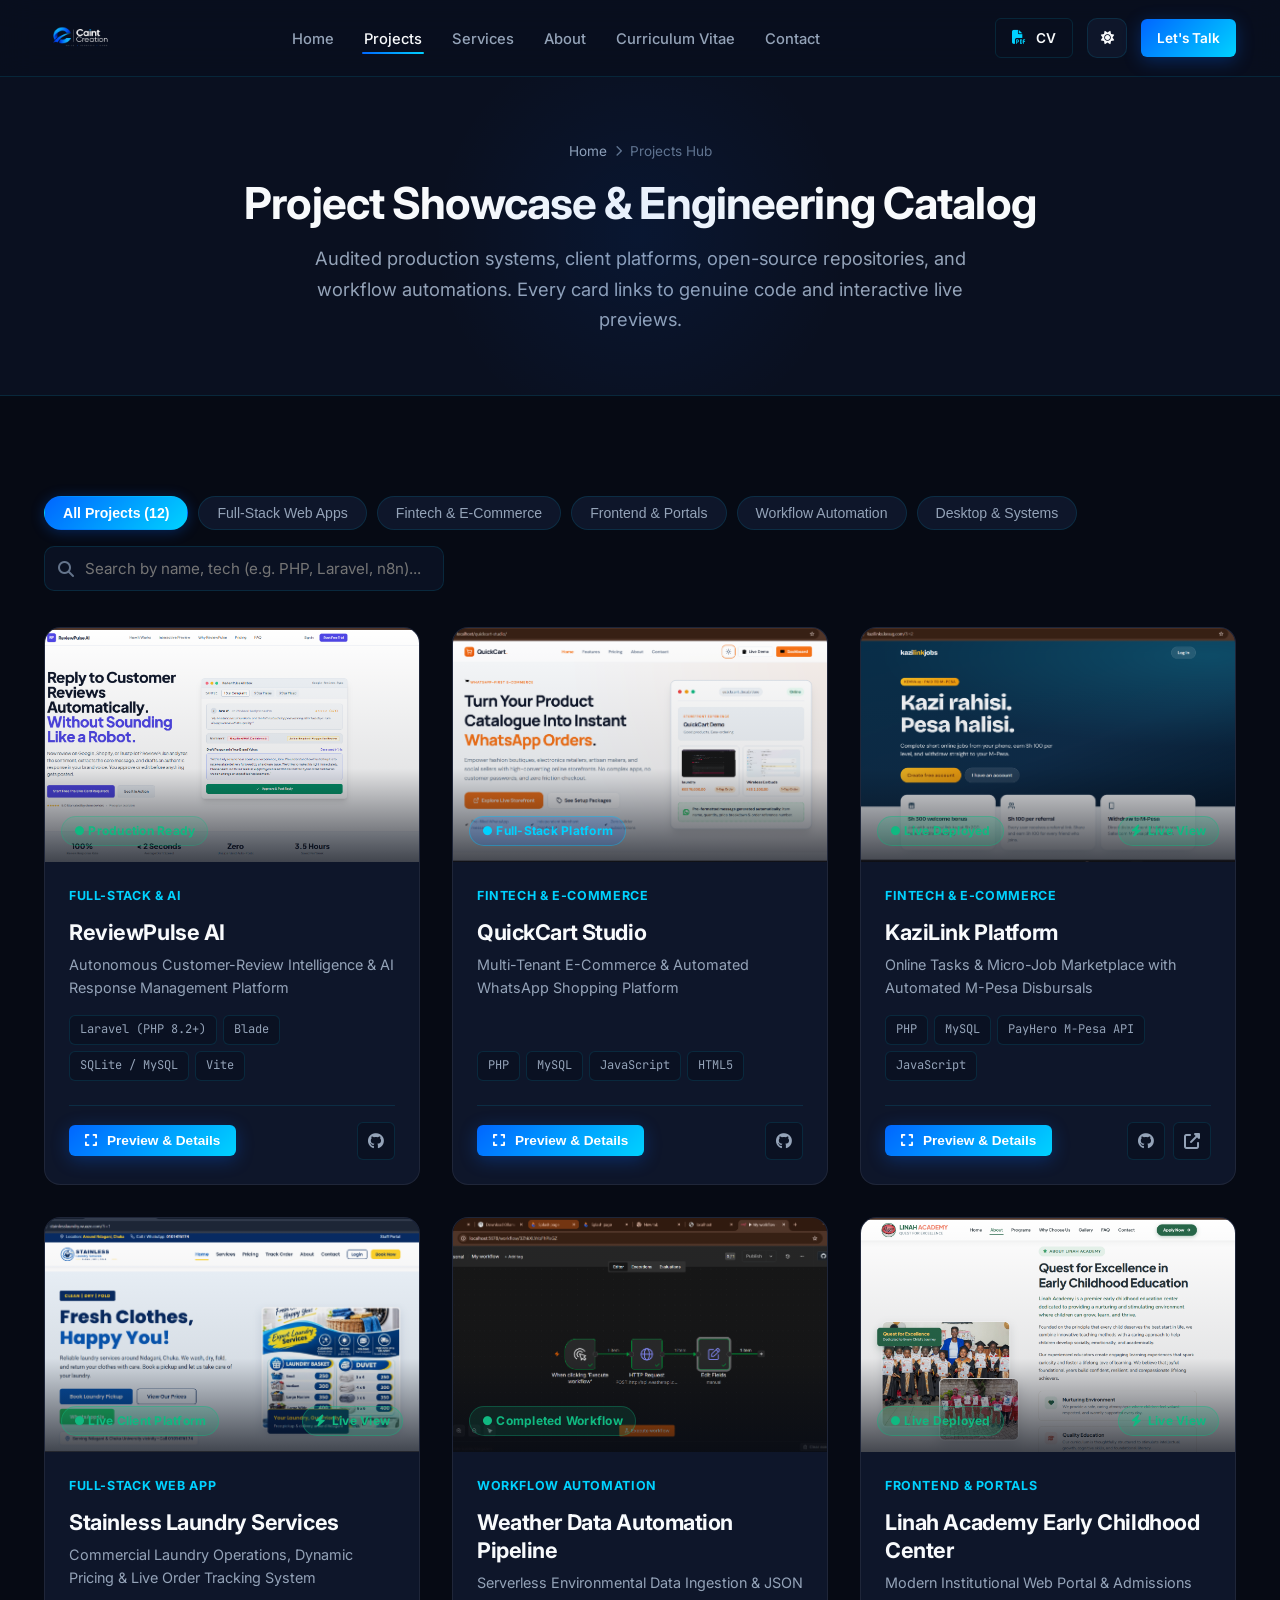
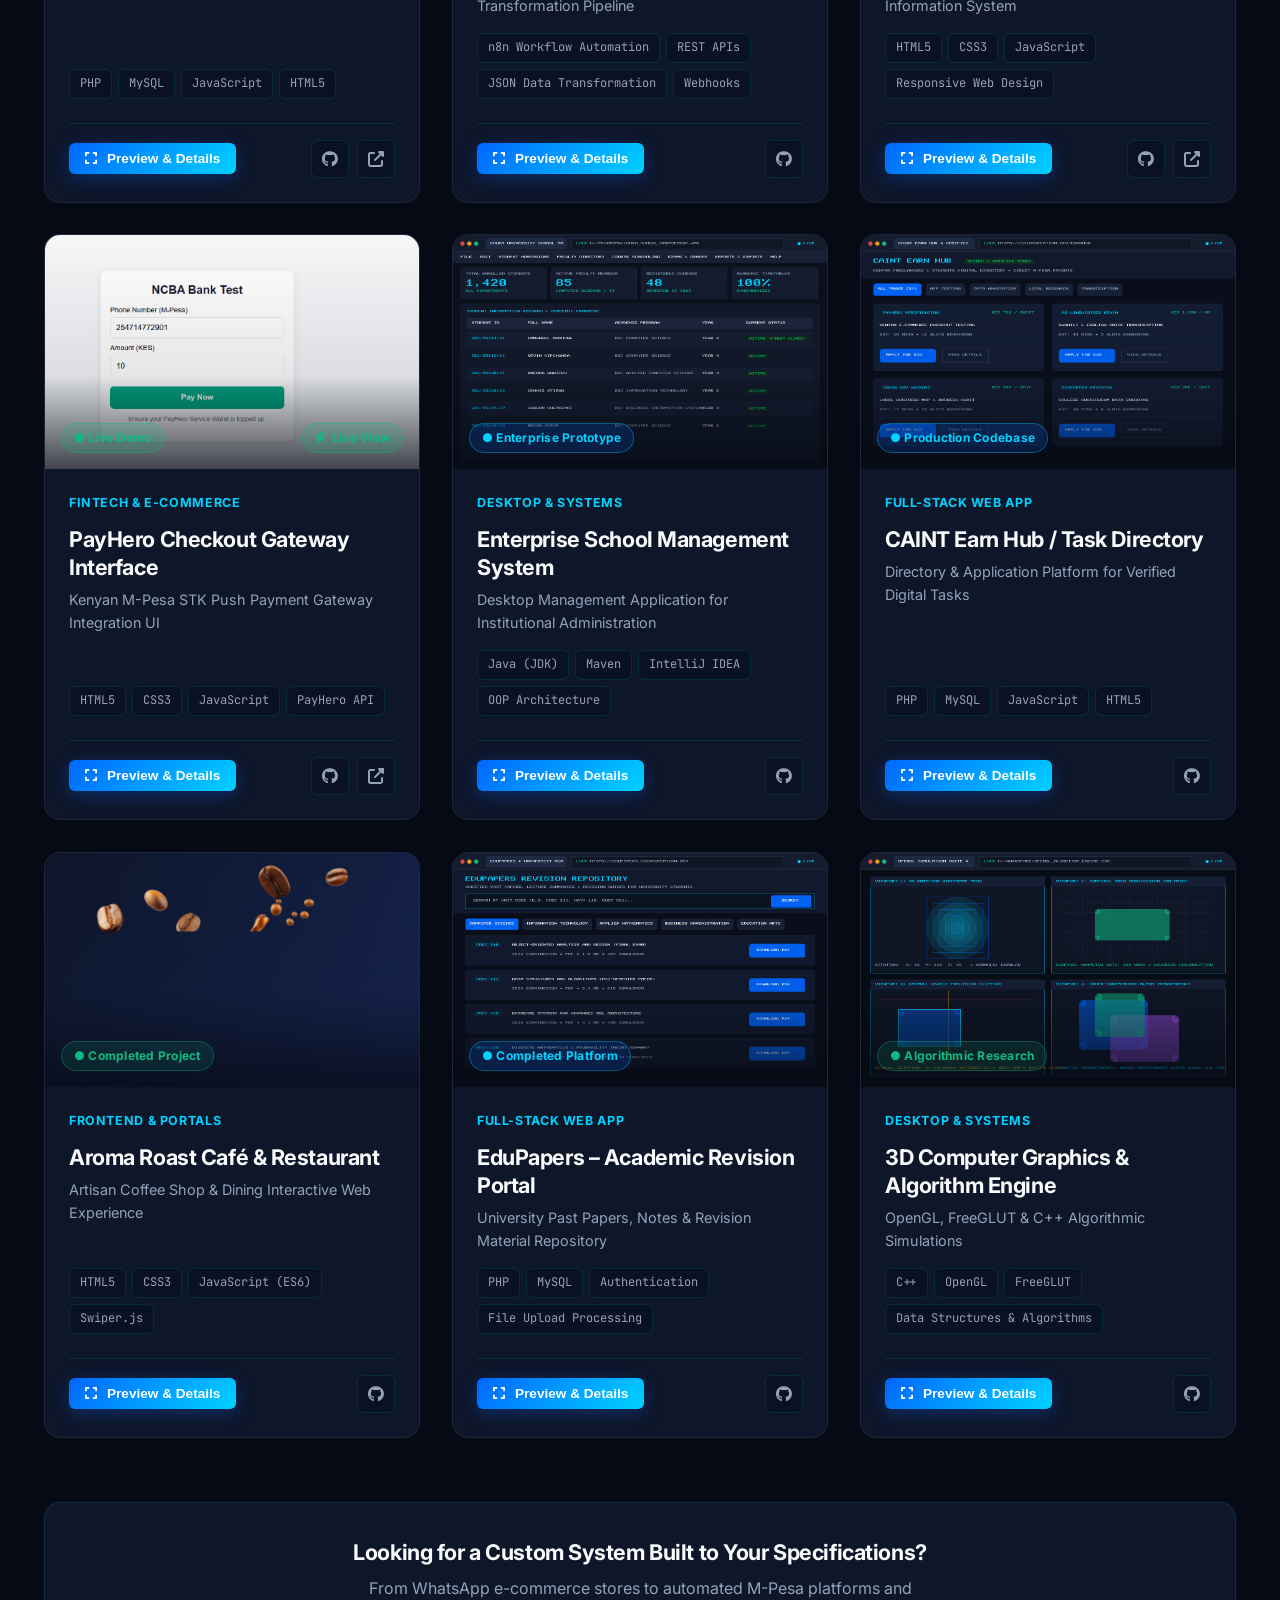
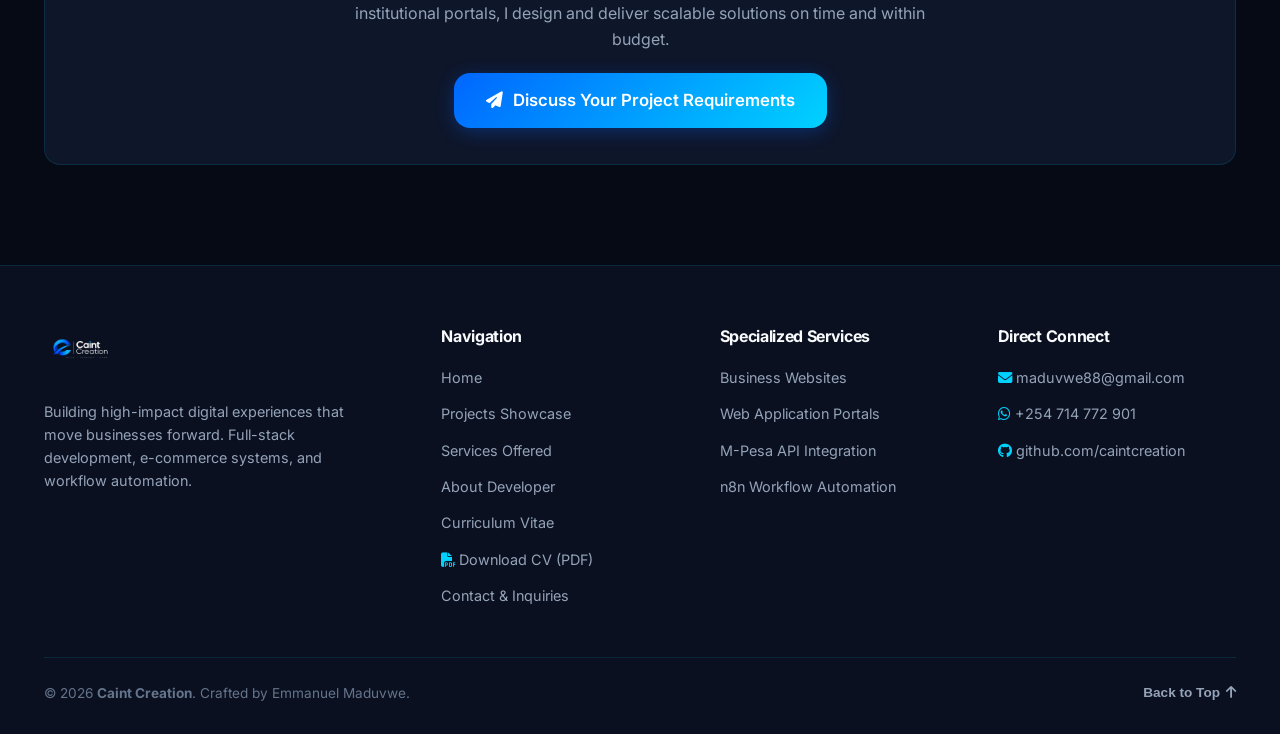
<file: projects.html>
<!DOCTYPE html>
<html lang="en">
<head>
  <meta charset="UTF-8">
  <meta name="viewport" content="width=device-width, initial-scale=1.0">
  <title>Projects Showcase | Caint Creation - Verified Developer Portfolio</title>
  <meta name="description" content="Explore real full-stack web applications, Laravel systems, automated e-commerce storefronts, M-Pesa payment gateways, and n8n data pipelines developed by Caint Creation.">
  <link rel="canonical" href="https://caintcreation.dev/projects.html">

  <link rel="icon" type="image/png" href="LOGO.png">
  <link rel="preconnect" href="https://fonts.googleapis.com">
  <link rel="preconnect" href="https://fonts.gstatic.com" crossorigin>
  <link href="https://fonts.googleapis.com/css2?family=Inter:wght@300;400;500;600;700;800;900&family=JetBrains+Mono:wght@400;500;600&display=swap" rel="stylesheet">
  <link rel="stylesheet" href="https://cdnjs.cloudflare.com/ajax/libs/font-awesome/6.5.1/css/all.min.css">
  <link rel="stylesheet" href="style.css?v=2.2">
</head>

<body class="dark-mode">
  <div id="scroll-progress"></div>
  <div class="nav-backdrop" id="nav-backdrop" aria-hidden="true"></div>

  <!-- Header -->
  <header>
    <nav class="navbar" aria-label="Main Navigation">
      <div class="container nav-container">
        <a href="index.html" class="logo" aria-label="Caint Creation Homepage">
          <img src="LOGO.png" alt="Caint Creation Official Logo" class="brand-logo-img">
        </a>

        <ul class="nav-links" id="nav-links">
          <li><a href="index.html" class="nav-link">Home</a></li>
          <li><a href="projects.html" class="nav-link active">Projects</a></li>
          <li><a href="services.html" class="nav-link">Services</a></li>
          <li><a href="about.html" class="nav-link">About</a></li>
          <li><a href="cv.html" class="nav-link">Curriculum Vitae</a></li>
          <li><a href="contact.html" class="nav-link">Contact</a></li>
          <li class="mobile-only" style="margin-top: 10px; width: 100%;">
            <a href="Emmanuel_Maduvwe_Professional_CV.pdf" download="Emmanuel_Maduvwe_Professional_CV.pdf" class="btn btn-secondary btn-sm" style="width: 100%; margin-bottom: 8px;">
              <i class="fas fa-file-pdf"></i> Download CV (PDF)
            </a>
            <a href="contact.html" class="btn btn-primary btn-sm" style="width: 100%;">Let's Talk</a>
          </li>
        </ul>

        <div class="nav-actions">
          <a href="Emmanuel_Maduvwe_Professional_CV.pdf" download="Emmanuel_Maduvwe_Professional_CV.pdf" class="btn btn-sm btn-outline desktop-only" title="Download Official CV PDF">
            <i class="fas fa-file-pdf highlight"></i> CV
          </a>
          <button class="theme-toggle" id="theme-toggle" aria-label="Toggle theme">
            <i class="fas fa-sun"></i>
          </button>
          <a href="contact.html" class="btn btn-primary btn-sm desktop-only">Let's Talk</a>
          <button class="hamburger" id="hamburger" aria-expanded="false" aria-label="Toggle navigation menu">
            <i class="fas fa-bars"></i>
          </button>
        </div>
      </div>
    </nav>
  </header>

  <main>
    <!-- Page Header -->
    <section class="page-header">
      <div class="container">
        <div class="breadcrumb">
          <a href="index.html">Home</a>
          <i class="fas fa-chevron-right" style="font-size: 0.7rem;"></i>
          <span>Projects Hub</span>
        </div>
        <h1 class="page-title">Project Showcase &amp; Engineering Catalog</h1>
        <p class="page-desc">
          Audited production systems, client platforms, open-source repositories, and workflow automations. Every card links to genuine code and interactive live previews.
        </p>
      </div>
    </section>

    <!-- Main Catalog -->
    <section class="section-padding">
      <div class="container">
        <!-- Search & Filter Controls -->
        <div class="search-filter-wrap">
          <div class="filter-bar" style="margin-bottom: 0;">
            <button class="filter-btn active" data-filter="all">All Projects (12)</button>
            <button class="filter-btn" data-filter="fullstack">Full-Stack Web Apps</button>
            <button class="filter-btn" data-filter="fintech">Fintech &amp; E-Commerce</button>
            <button class="filter-btn" data-filter="frontend">Frontend &amp; Portals</button>
            <button class="filter-btn" data-filter="automation">Workflow Automation</button>
            <button class="filter-btn" data-filter="desktop">Desktop &amp; Systems</button>
          </div>

          <div class="project-search-box">
            <i class="fas fa-search"></i>
            <input type="text" id="project-search" placeholder="Search by name, tech (e.g. PHP, Laravel, n8n)...">
          </div>
        </div>

        <!-- Dynamic Grid Populated by script.js -->
        <div class="projects-grid" id="all-projects-grid"></div>

        <!-- Project Guarantee Note -->
        <div style="margin-top: 64px; padding: 36px; background: var(--bg-card); border-radius: var(--radius-lg); border: 1px solid var(--border-color); text-align: center;">
          <h3 style="font-size: 1.35rem; margin-bottom: 10px;">Looking for a Custom System Built to Your Specifications?</h3>
          <p style="color: var(--text-secondary); max-width: 600px; margin: 0 auto 20px auto; line-height: 1.6;">
            From WhatsApp e-commerce stores to automated M-Pesa platforms and institutional portals, I design and deliver scalable solutions on time and within budget.
          </p>
          <a href="contact.html" class="btn btn-primary btn-lg">
            <i class="fas fa-paper-plane"></i> Discuss Your Project Requirements
          </a>
        </div>
      </div>
    </section>
  </main>

  <!-- Interactive Project Preview Modal -->
  <div class="modal-backdrop" id="project-modal" role="dialog" aria-modal="true" aria-labelledby="modal-title">
    <div class="modal-container">
      <div class="modal-header">
        <div>
          <span class="badge badge-primary" id="modal-badge">Project Status</span>
          <h3 id="modal-title" style="margin-top: 6px; font-size: 1.4rem;">Project Title</h3>
        </div>

        <!-- Mode Switcher Tabs -->
        <div class="modal-mode-tabs">
          <button class="modal-tab-btn active" id="modal-tab-live">
            <i class="fas fa-laptop"></i> Interactive Live View
          </button>
          <button class="modal-tab-btn" id="modal-tab-screenshots">
            <i class="fas fa-images"></i> Screenshots
          </button>
          <button class="modal-tab-btn" id="modal-tab-details">
            <i class="fas fa-info-circle"></i> Specs &amp; Features
          </button>
        </div>

        <button class="modal-close-btn" id="modal-close-btn" aria-label="Close modal">&times;</button>
      </div>

      <div class="modal-body">
        <!-- TAB 1: LIVE INTERACTIVE VIEW STAGE -->
        <div id="modal-live-stage">
          <div class="viewport-switch-bar">
            <div class="viewport-buttons">
              <button class="device-btn active" data-device="desktop"><i class="fas fa-desktop"></i> Desktop</button>
              <button class="device-btn" data-device="tablet"><i class="fas fa-tablet-alt"></i> Tablet</button>
              <button class="device-btn" data-device="mobile"><i class="fas fa-mobile-alt"></i> Mobile</button>
            </div>
            <div class="browser-url-pill" id="modal-url-pill">
              🔒 https://caintcreation.dev
            </div>
          </div>

          <div class="modal-frame-stage">
            <iframe id="modal-live-iframe" class="modal-live-iframe" title="Interactive Project Preview" sandbox="allow-scripts allow-same-origin allow-forms allow-popups"></iframe>
            
            <div id="modal-iframe-fallback" style="display: none; flex-direction: column; align-items: center; justify-content: center; text-align: center; padding: 48px 24px; width: 100%; height: 100%;">
              <div style="width: 70px; height: 70px; border-radius: 50%; background: var(--accent-glow); color: var(--accent-primary); display: flex; align-items: center; justify-content: center; font-size: 2rem; margin-bottom: 20px;">
                <i class="fas fa-external-link-alt"></i>
              </div>
              <h3 style="font-size: 1.5rem; margin-bottom: 12px; color: #ffffff;">Live Production Platform</h3>
              <p style="color: var(--text-secondary); max-width: 520px; line-height: 1.6; margin-bottom: 24px;">
                This web platform runs with strict browser security policies. You can open and test the full live application directly in a dedicated tab.
              </p>
              <a href="#" target="_blank" rel="noopener noreferrer" id="modal-fallback-link" class="btn btn-primary btn-lg">
                <i class="fas fa-bolt"></i> Launch Fullscreen Live Web App
              </a>
            </div>
          </div>
        </div>

        <!-- TAB 2: SCREENSHOT SHOWCASE STAGE -->
        <div id="modal-screen-stage" style="display: none;">
          <div class="modal-frame-stage" style="min-height: auto; aspect-ratio: 16 / 10;">
            <img src="assets/projects/reviewpulse-ai.png" alt="Project preview" id="modal-main-img" class="modal-main-img">
          </div>
          <div class="modal-gallery-thumbs" id="modal-gallery-thumbs"></div>
        </div>

        <!-- TAB 3: SPECIFICATIONS & FEATURES STAGE -->
        <div id="modal-details-stage" style="display: none;">
          <div class="modal-section-block">
            <h4><i class="fas fa-info-circle highlight"></i> Project Overview</h4>
            <p id="modal-overview" style="color: var(--text-secondary); line-height: 1.7;"></p>
          </div>

          <div class="modal-section-block">
            <h4><i class="fas fa-exclamation-triangle highlight"></i> The Problem Addressed</h4>
            <p id="modal-problem" style="color: var(--text-secondary); line-height: 1.7;"></p>
          </div>

          <div class="modal-section-block">
            <h4><i class="fas fa-cogs highlight"></i> Technical Solution &amp; Architecture</h4>
            <p id="modal-solution" style="color: var(--text-secondary); line-height: 1.7;"></p>
          </div>

          <div class="modal-section-block">
            <h4><i class="fas fa-star highlight"></i> Key Features</h4>
            <ul class="modal-features-list" id="modal-features"></ul>
          </div>

          <div class="modal-section-block">
            <h4><i class="fas fa-layer-group highlight"></i> Technologies &amp; Tools Used</h4>
            <div class="project-tech-tags" id="modal-tech-tags"></div>
          </div>
        </div>
      </div>

      <div class="modal-footer">
        <a href="#" target="_blank" rel="noopener noreferrer" class="btn btn-outline" id="modal-github-link">
          <i class="fab fa-github"></i> View Source Code
        </a>
        <a href="#" target="_blank" rel="noopener noreferrer" class="btn btn-primary" id="modal-live-link">
          <i class="fas fa-external-link-alt"></i> Open Fullscreen Live App
        </a>
      </div>
    </div>
  </div>

  <!-- Footer -->
  <footer class="footer">
    <div class="container">
      <div class="footer-top">
        <div class="footer-brand">
          <a href="index.html" class="logo" style="margin-bottom: 12px; display: inline-flex;">
            <img src="LOGO.png" alt="Caint Creation Logo" class="brand-logo-img">
          </a>
          <p>
            Building high-impact digital experiences that move businesses forward. Full-stack development, e-commerce systems, and workflow automation.
          </p>
        </div>

        <div class="footer-col">
          <h4>Navigation</h4>
          <ul class="footer-links">
            <li><a href="index.html">Home</a></li>
            <li><a href="projects.html">Projects Showcase</a></li>
            <li><a href="services.html">Services Offered</a></li>
            <li><a href="about.html">About Developer</a></li>
            <li><a href="cv.html">Curriculum Vitae</a></li>
            <li><a href="Emmanuel_Maduvwe_Professional_CV.pdf" download="Emmanuel_Maduvwe_Professional_CV.pdf"><i class="fas fa-file-pdf highlight"></i> Download CV (PDF)</a></li>
            <li><a href="contact.html">Contact &amp; Inquiries</a></li>
          </ul>
        </div>

        <div class="footer-col">
          <h4>Specialized Services</h4>
          <ul class="footer-links">
            <li><a href="services.html#websites">Business Websites</a></li>
            <li><a href="services.html#webapps">Web Application Portals</a></li>
            <li><a href="services.html#payments">M-Pesa API Integration</a></li>
            <li><a href="services.html#automation">n8n Workflow Automation</a></li>
          </ul>
        </div>

        <div class="footer-col">
          <h4>Direct Connect</h4>
          <ul class="footer-links">
            <li><a href="mailto:maduvwe88@gmail.com"><i class="fas fa-envelope highlight"></i> maduvwe88@gmail.com</a></li>
            <li><a href="https://wa.me/254714772901" target="_blank" rel="noopener noreferrer"><i class="fab fa-whatsapp highlight"></i> +254 714 772 901</a></li>
            <li><a href="https://github.com/caintcreation" target="_blank" rel="noopener noreferrer"><i class="fab fa-github highlight"></i> github.com/caintcreation</a></li>
          </ul>
        </div>
      </div>

      <div class="footer-bottom">
        <div>
          &copy; <span id="current-year">2026</span> <strong>Caint Creation</strong>. Crafted by Emmanuel Maduvwe.
        </div>
        <button class="back-to-top" id="back-to-top" aria-label="Scroll back to top">
          Back to Top <i class="fas fa-arrow-up"></i>
        </button>
      </div>
    </div>
  </footer>

  <script src="projects-data.js?v=2.2"></script>
  <script src="script.js?v=2.2"></script>
</body>
</html>
</file>
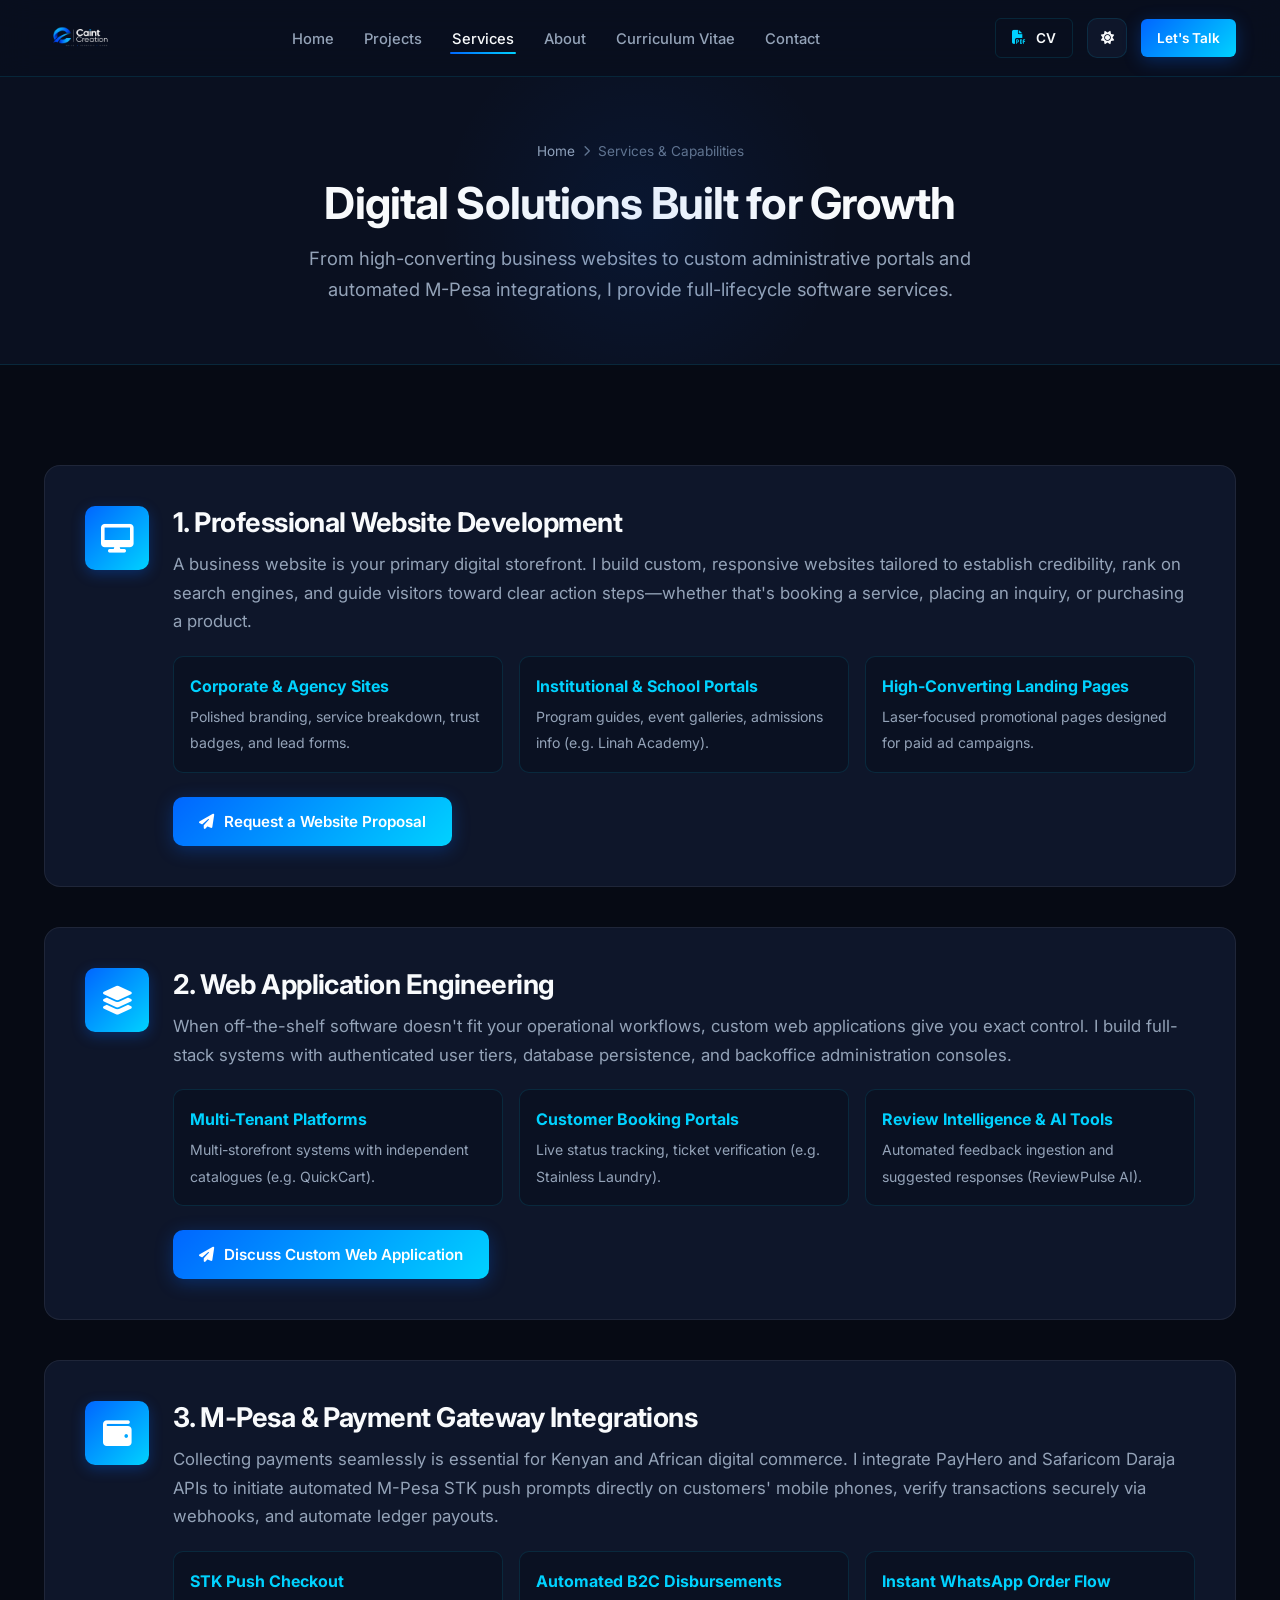
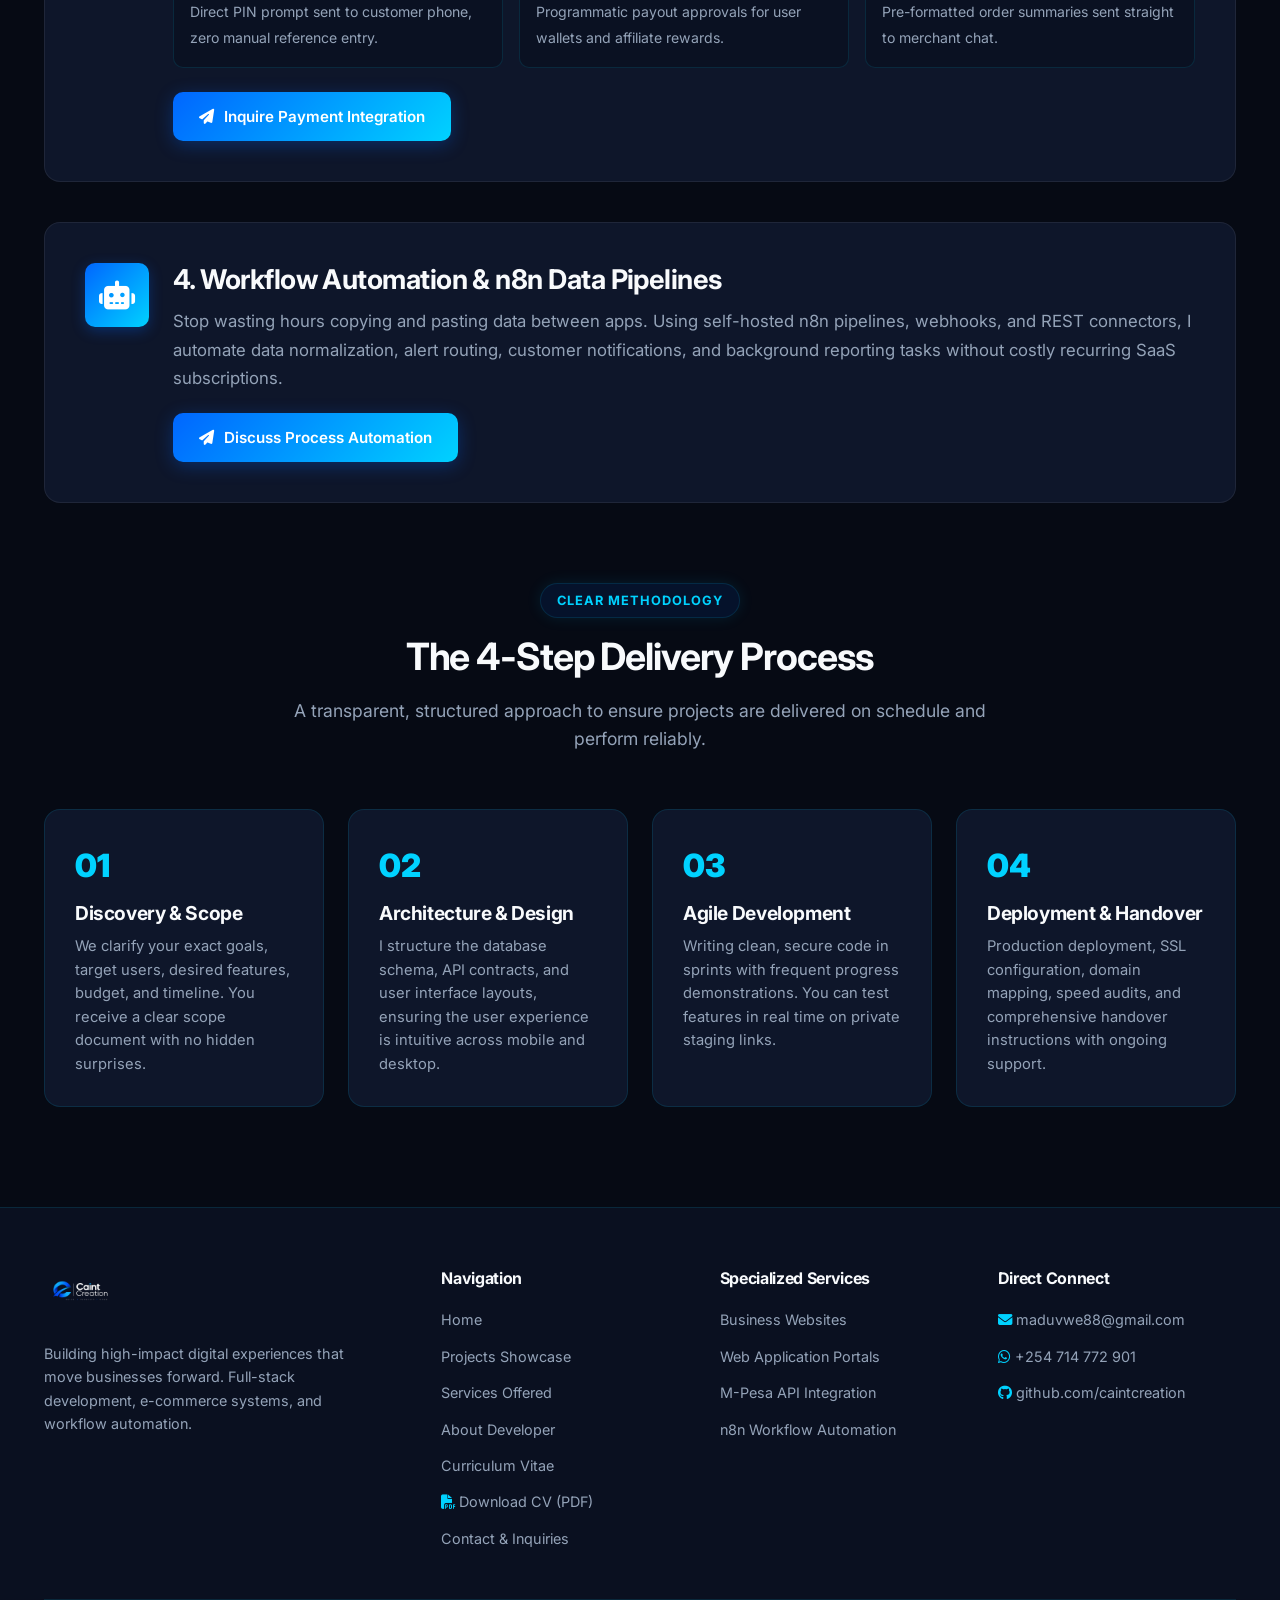
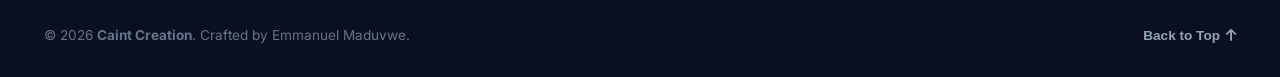
<file: services.html>
<!DOCTYPE html>
<html lang="en">
<head>
  <meta charset="UTF-8">
  <meta name="viewport" content="width=device-width, initial-scale=1.0">
  <title>Services &amp; Digital Solutions | Caint Creation</title>
  <meta name="description" content="Professional web development, custom Laravel web apps, Kenyan M-Pesa payment integration, website modernization, and n8n workflow automations by Caint Creation.">
  <link rel="canonical" href="https://caintcreation.dev/services.html">

  <link rel="icon" type="image/png" href="LOGO.png">
  <link rel="preconnect" href="https://fonts.googleapis.com">
  <link rel="preconnect" href="https://fonts.gstatic.com" crossorigin>
  <link href="https://fonts.googleapis.com/css2?family=Inter:wght@300;400;500;600;700;800;900&family=JetBrains+Mono:wght@400;500;600&display=swap" rel="stylesheet">
  <link rel="stylesheet" href="https://cdnjs.cloudflare.com/ajax/libs/font-awesome/6.5.1/css/all.min.css">
  <link rel="stylesheet" href="style.css?v=2.2">
</head>

<body class="dark-mode">
  <div id="scroll-progress"></div>
  <div class="nav-backdrop" id="nav-backdrop" aria-hidden="true"></div>

  <!-- Header -->
  <header>
    <nav class="navbar" aria-label="Main Navigation">
      <div class="container nav-container">
        <a href="index.html" class="logo" aria-label="Caint Creation Homepage">
          <img src="LOGO.png" alt="Caint Creation Official Logo" class="brand-logo-img">
        </a>

        <ul class="nav-links" id="nav-links">
          <li><a href="index.html" class="nav-link">Home</a></li>
          <li><a href="projects.html" class="nav-link">Projects</a></li>
          <li><a href="services.html" class="nav-link active">Services</a></li>
          <li><a href="about.html" class="nav-link">About</a></li>
          <li><a href="cv.html" class="nav-link">Curriculum Vitae</a></li>
          <li><a href="contact.html" class="nav-link">Contact</a></li>
          <li class="mobile-only" style="margin-top: 10px; width: 100%;">
            <a href="Emmanuel_Maduvwe_Professional_CV.pdf" download="Emmanuel_Maduvwe_Professional_CV.pdf" class="btn btn-secondary btn-sm" style="width: 100%; margin-bottom: 8px;">
              <i class="fas fa-file-pdf"></i> Download CV (PDF)
            </a>
            <a href="contact.html" class="btn btn-primary btn-sm" style="width: 100%;">Let's Talk</a>
          </li>
        </ul>

        <div class="nav-actions">
          <a href="Emmanuel_Maduvwe_Professional_CV.pdf" download="Emmanuel_Maduvwe_Professional_CV.pdf" class="btn btn-sm btn-outline desktop-only" title="Download Official CV PDF">
            <i class="fas fa-file-pdf highlight"></i> CV
          </a>
          <button class="theme-toggle" id="theme-toggle" aria-label="Toggle theme">
            <i class="fas fa-sun"></i>
          </button>
          <a href="contact.html" class="btn btn-primary btn-sm desktop-only">Let's Talk</a>
          <button class="hamburger" id="hamburger" aria-expanded="false" aria-label="Toggle navigation menu">
            <i class="fas fa-bars"></i>
          </button>
        </div>
      </div>
    </nav>
  </header>

  <main>
    <!-- Page Header -->
    <section class="page-header">
      <div class="container">
        <div class="breadcrumb">
          <a href="index.html">Home</a>
          <i class="fas fa-chevron-right" style="font-size: 0.7rem;"></i>
          <span>Services &amp; Capabilities</span>
        </div>
        <h1 class="page-title">Digital Solutions Built for Growth</h1>
        <p class="page-desc">
          From high-converting business websites to custom administrative portals and automated M-Pesa integrations, I provide full-lifecycle software services.
        </p>
      </div>
    </section>

    <!-- Detailed Services Breakdown -->
    <section class="section-padding">
      <div class="container">
        <div class="services-grid" style="grid-template-columns: 1fr; gap: 40px;">
          <!-- Service 1: Websites -->
          <div class="service-card" id="websites" style="padding: 40px;">
            <div style="display: flex; gap: 24px; align-items: flex-start; flex-wrap: wrap;">
              <div class="service-icon-box" style="width: 64px; height: 64px; font-size: 1.8rem;">
                <i class="fas fa-desktop"></i>
              </div>
              <div style="flex: 1; min-width: 280px;">
                <h2 style="font-size: 1.7rem; margin-bottom: 10px;">1. Professional Website Development</h2>
                <p style="font-size: 1.05rem; line-height: 1.7; color: var(--text-secondary); margin-bottom: 20px;">
                  A business website is your primary digital storefront. I build custom, responsive websites tailored to establish credibility, rank on search engines, and guide visitors toward clear action steps—whether that's booking a service, placing an inquiry, or purchasing a product.
                </p>
                <div style="display: grid; grid-template-columns: repeat(auto-fit, minmax(240px, 1fr)); gap: 16px; margin-bottom: 24px;">
                  <div style="background: var(--bg-input); padding: 16px; border-radius: var(--radius-md); border: 1px solid var(--border-color);">
                    <strong style="color: var(--accent-primary); display: block; margin-bottom: 4px;">Corporate &amp; Agency Sites</strong>
                    <span style="font-size: 0.88rem; color: var(--text-secondary);">Polished branding, service breakdown, trust badges, and lead forms.</span>
                  </div>
                  <div style="background: var(--bg-input); padding: 16px; border-radius: var(--radius-md); border: 1px solid var(--border-color);">
                    <strong style="color: var(--accent-primary); display: block; margin-bottom: 4px;">Institutional &amp; School Portals</strong>
                    <span style="font-size: 0.88rem; color: var(--text-secondary);">Program guides, event galleries, admissions info (e.g. Linah Academy).</span>
                  </div>
                  <div style="background: var(--bg-input); padding: 16px; border-radius: var(--radius-md); border: 1px solid var(--border-color);">
                    <strong style="color: var(--accent-primary); display: block; margin-bottom: 4px;">High-Converting Landing Pages</strong>
                    <span style="font-size: 0.88rem; color: var(--text-secondary);">Laser-focused promotional pages designed for paid ad campaigns.</span>
                  </div>
                </div>
                <a href="contact.html?service=Website+Development" class="btn btn-primary">
                  <i class="fas fa-paper-plane"></i> Request a Website Proposal
                </a>
              </div>
            </div>
          </div>

          <!-- Service 2: Web Apps -->
          <div class="service-card" id="webapps" style="padding: 40px;">
            <div style="display: flex; gap: 24px; align-items: flex-start; flex-wrap: wrap;">
              <div class="service-icon-box" style="width: 64px; height: 64px; font-size: 1.8rem;">
                <i class="fas fa-layer-group"></i>
              </div>
              <div style="flex: 1; min-width: 280px;">
                <h2 style="font-size: 1.7rem; margin-bottom: 10px;">2. Web Application Engineering</h2>
                <p style="font-size: 1.05rem; line-height: 1.7; color: var(--text-secondary); margin-bottom: 20px;">
                  When off-the-shelf software doesn't fit your operational workflows, custom web applications give you exact control. I build full-stack systems with authenticated user tiers, database persistence, and backoffice administration consoles.
                </p>
                <div style="display: grid; grid-template-columns: repeat(auto-fit, minmax(240px, 1fr)); gap: 16px; margin-bottom: 24px;">
                  <div style="background: var(--bg-input); padding: 16px; border-radius: var(--radius-md); border: 1px solid var(--border-color);">
                    <strong style="color: var(--accent-primary); display: block; margin-bottom: 4px;">Multi-Tenant Platforms</strong>
                    <span style="font-size: 0.88rem; color: var(--text-secondary);">Multi-storefront systems with independent catalogues (e.g. QuickCart).</span>
                  </div>
                  <div style="background: var(--bg-input); padding: 16px; border-radius: var(--radius-md); border: 1px solid var(--border-color);">
                    <strong style="color: var(--accent-primary); display: block; margin-bottom: 4px;">Customer Booking Portals</strong>
                    <span style="font-size: 0.88rem; color: var(--text-secondary);">Live status tracking, ticket verification (e.g. Stainless Laundry).</span>
                  </div>
                  <div style="background: var(--bg-input); padding: 16px; border-radius: var(--radius-md); border: 1px solid var(--border-color);">
                    <strong style="color: var(--accent-primary); display: block; margin-bottom: 4px;">Review Intelligence &amp; AI Tools</strong>
                    <span style="font-size: 0.88rem; color: var(--text-secondary);">Automated feedback ingestion and suggested responses (ReviewPulse AI).</span>
                  </div>
                </div>
                <a href="contact.html?service=Web+Application" class="btn btn-primary">
                  <i class="fas fa-paper-plane"></i> Discuss Custom Web Application
                </a>
              </div>
            </div>
          </div>

          <!-- Service 3: Payments -->
          <div class="service-card" id="payments" style="padding: 40px;">
            <div style="display: flex; gap: 24px; align-items: flex-start; flex-wrap: wrap;">
              <div class="service-icon-box" style="width: 64px; height: 64px; font-size: 1.8rem;">
                <i class="fas fa-wallet"></i>
              </div>
              <div style="flex: 1; min-width: 280px;">
                <h2 style="font-size: 1.7rem; margin-bottom: 10px;">3. M-Pesa &amp; Payment Gateway Integrations</h2>
                <p style="font-size: 1.05rem; line-height: 1.7; color: var(--text-secondary); margin-bottom: 20px;">
                  Collecting payments seamlessly is essential for Kenyan and African digital commerce. I integrate PayHero and Safaricom Daraja APIs to initiate automated M-Pesa STK push prompts directly on customers' mobile phones, verify transactions securely via webhooks, and automate ledger payouts.
                </p>
                <div style="display: grid; grid-template-columns: repeat(auto-fit, minmax(240px, 1fr)); gap: 16px; margin-bottom: 24px;">
                  <div style="background: var(--bg-input); padding: 16px; border-radius: var(--radius-md); border: 1px solid var(--border-color);">
                    <strong style="color: var(--accent-primary); display: block; margin-bottom: 4px;">STK Push Checkout</strong>
                    <span style="font-size: 0.88rem; color: var(--text-secondary);">Direct PIN prompt sent to customer phone, zero manual reference entry.</span>
                  </div>
                  <div style="background: var(--bg-input); padding: 16px; border-radius: var(--radius-md); border: 1px solid var(--border-color);">
                    <strong style="color: var(--accent-primary); display: block; margin-bottom: 4px;">Automated B2C Disbursements</strong>
                    <span style="font-size: 0.88rem; color: var(--text-secondary);">Programmatic payout approvals for user wallets and affiliate rewards.</span>
                  </div>
                  <div style="background: var(--bg-input); padding: 16px; border-radius: var(--radius-md); border: 1px solid var(--border-color);">
                    <strong style="color: var(--accent-primary); display: block; margin-bottom: 4px;">Instant WhatsApp Order Flow</strong>
                    <span style="font-size: 0.88rem; color: var(--text-secondary);">Pre-formatted order summaries sent straight to merchant chat.</span>
                  </div>
                </div>
                <a href="contact.html?service=Payment+Integration" class="btn btn-primary">
                  <i class="fas fa-paper-plane"></i> Inquire Payment Integration
                </a>
              </div>
            </div>
          </div>

          <!-- Service 4: Automation -->
          <div class="service-card" id="automation" style="padding: 40px;">
            <div style="display: flex; gap: 24px; align-items: flex-start; flex-wrap: wrap;">
              <div class="service-icon-box" style="width: 64px; height: 64px; font-size: 1.8rem;">
                <i class="fas fa-robot"></i>
              </div>
              <div style="flex: 1; min-width: 280px;">
                <h2 style="font-size: 1.7rem; margin-bottom: 10px;">4. Workflow Automation &amp; n8n Data Pipelines</h2>
                <p style="font-size: 1.05rem; line-height: 1.7; color: var(--text-secondary); margin-bottom: 20px;">
                  Stop wasting hours copying and pasting data between apps. Using self-hosted n8n pipelines, webhooks, and REST connectors, I automate data normalization, alert routing, customer notifications, and background reporting tasks without costly recurring SaaS subscriptions.
                </p>
                <a href="contact.html?service=Workflow+Automation" class="btn btn-primary">
                  <i class="fas fa-paper-plane"></i> Discuss Process Automation
                </a>
              </div>
            </div>
          </div>
        </div>

        <!-- 4-Step Process Section -->
        <div style="margin-top: 80px;">
          <div class="section-header">
            <span class="section-eyebrow">Clear Methodology</span>
            <h2 class="section-title">The 4-Step Delivery Process</h2>
            <p class="section-subtitle">
              A transparent, structured approach to ensure projects are delivered on schedule and perform reliably.
            </p>
          </div>

          <div style="display: grid; grid-template-columns: repeat(auto-fit, minmax(260px, 1fr)); gap: 24px;">
            <div style="background: var(--bg-card); padding: 30px; border-radius: var(--radius-lg); border: 1px solid var(--border-color);">
              <div style="font-size: 2rem; font-weight: 900; color: var(--accent-primary); margin-bottom: 8px;">01</div>
              <h3 style="font-size: 1.2rem; margin-bottom: 10px;">Discovery &amp; Scope</h3>
              <p style="font-size: 0.92rem; color: var(--text-secondary); line-height: 1.6;">
                We clarify your exact goals, target users, desired features, budget, and timeline. You receive a clear scope document with no hidden surprises.
              </p>
            </div>

            <div style="background: var(--bg-card); padding: 30px; border-radius: var(--radius-lg); border: 1px solid var(--border-color);">
              <div style="font-size: 2rem; font-weight: 900; color: var(--accent-primary); margin-bottom: 8px;">02</div>
              <h3 style="font-size: 1.2rem; margin-bottom: 10px;">Architecture &amp; Design</h3>
              <p style="font-size: 0.92rem; color: var(--text-secondary); line-height: 1.6;">
                I structure the database schema, API contracts, and user interface layouts, ensuring the user experience is intuitive across mobile and desktop.
              </p>
            </div>

            <div style="background: var(--bg-card); padding: 30px; border-radius: var(--radius-lg); border: 1px solid var(--border-color);">
              <div style="font-size: 2rem; font-weight: 900; color: var(--accent-primary); margin-bottom: 8px;">03</div>
              <h3 style="font-size: 1.2rem; margin-bottom: 10px;">Agile Development</h3>
              <p style="font-size: 0.92rem; color: var(--text-secondary); line-height: 1.6;">
                Writing clean, secure code in sprints with frequent progress demonstrations. You can test features in real time on private staging links.
              </p>
            </div>

            <div style="background: var(--bg-card); padding: 30px; border-radius: var(--radius-lg); border: 1px solid var(--border-color);">
              <div style="font-size: 2rem; font-weight: 900; color: var(--accent-primary); margin-bottom: 8px;">04</div>
              <h3 style="font-size: 1.2rem; margin-bottom: 10px;">Deployment &amp; Handover</h3>
              <p style="font-size: 0.92rem; color: var(--text-secondary); line-height: 1.6;">
                Production deployment, SSL configuration, domain mapping, speed audits, and comprehensive handover instructions with ongoing support.
              </p>
            </div>
          </div>
        </div>
      </div>
    </section>
  </main>

  <!-- Footer -->
  <footer class="footer">
    <div class="container">
      <div class="footer-top">
        <div class="footer-brand">
          <a href="index.html" class="logo" style="margin-bottom: 12px; display: inline-flex;">
            <img src="LOGO.png" alt="Caint Creation Logo" class="brand-logo-img">
          </a>
          <p>
            Building high-impact digital experiences that move businesses forward. Full-stack development, e-commerce systems, and workflow automation.
          </p>
        </div>

        <div class="footer-col">
          <h4>Navigation</h4>
          <ul class="footer-links">
            <li><a href="index.html">Home</a></li>
            <li><a href="projects.html">Projects Showcase</a></li>
            <li><a href="services.html">Services Offered</a></li>
            <li><a href="about.html">About Developer</a></li>
            <li><a href="cv.html">Curriculum Vitae</a></li>
            <li><a href="Emmanuel_Maduvwe_Professional_CV.pdf" download="Emmanuel_Maduvwe_Professional_CV.pdf"><i class="fas fa-file-pdf highlight"></i> Download CV (PDF)</a></li>
            <li><a href="contact.html">Contact &amp; Inquiries</a></li>
          </ul>
        </div>

        <div class="footer-col">
          <h4>Specialized Services</h4>
          <ul class="footer-links">
            <li><a href="services.html#websites">Business Websites</a></li>
            <li><a href="services.html#webapps">Web Application Portals</a></li>
            <li><a href="services.html#payments">M-Pesa API Integration</a></li>
            <li><a href="services.html#automation">n8n Workflow Automation</a></li>
          </ul>
        </div>

        <div class="footer-col">
          <h4>Direct Connect</h4>
          <ul class="footer-links">
            <li><a href="mailto:maduvwe88@gmail.com"><i class="fas fa-envelope highlight"></i> maduvwe88@gmail.com</a></li>
            <li><a href="https://wa.me/254714772901" target="_blank" rel="noopener noreferrer"><i class="fab fa-whatsapp highlight"></i> +254 714 772 901</a></li>
            <li><a href="https://github.com/caintcreation" target="_blank" rel="noopener noreferrer"><i class="fab fa-github highlight"></i> github.com/caintcreation</a></li>
          </ul>
        </div>
      </div>

      <div class="footer-bottom">
        <div>
          &copy; <span id="current-year">2026</span> <strong>Caint Creation</strong>. Crafted by Emmanuel Maduvwe.
        </div>
        <button class="back-to-top" id="back-to-top" aria-label="Scroll back to top">
          Back to Top <i class="fas fa-arrow-up"></i>
        </button>
      </div>
    </div>
  </footer>

  <script src="script.js?v=2.2"></script>
</body>
</html>
</file>
<file: style.css>
/* ==========================================================================
   CAINT CREATION - OFFICIAL BRAND DESIGN SYSTEM
   Colors extracted directly from official LOGO.png
   Electric Royal Blue & Vibrant Cyan Theme
   ========================================================================== */

/* --------------------------------------------------------------------------
   CSS VARIABLES & THEMING (LOGO-DERIVED COLORS)
   -------------------------------------------------------------------------- */
:root {
  /* Fonts */
  --font-main: 'Inter', system-ui, -apple-system, BlinkMacSystemFont, 'Segoe UI', Roboto, sans-serif;
  --font-mono: 'JetBrains Mono', 'Fira Code', 'Courier New', monospace;

  /* Official Brand Colors from LOGO.png */
  --brand-blue: #0066ff;
  --brand-cyan: #00d2ff;
  --brand-navy: #0a192f;
  --brand-gradient: linear-gradient(135deg, #0066ff 0%, #00d2ff 100%);
  --brand-gradient-hover: linear-gradient(135deg, #0052cc 0%, #00b4d8 100%);

  /* Transitions */
  --transition-fast: 0.15s ease;
  --transition-normal: 0.25s cubic-bezier(0.16, 1, 0.3, 1);
  --transition-slow: 0.45s cubic-bezier(0.16, 1, 0.3, 1);

  /* Container & Radius */
  --container-max: 1240px;
  --radius-sm: 6px;
  --radius-md: 10px;
  --radius-lg: 16px;
  --radius-xl: 24px;
  --radius-full: 9999px;
}

/* Dark Mode (Default) */
body.dark-mode {
  --bg-primary: #060a14;
  --bg-secondary: #0a1020;
  --bg-card: #0e162a;
  --bg-card-hover: #14203a;
  --bg-input: #0a1122;
  --bg-glass: rgba(10, 16, 32, 0.85);

  --border-color: rgba(0, 210, 255, 0.12);
  --border-color-hover: rgba(0, 210, 255, 0.4);
  --border-card: rgba(255, 255, 255, 0.07);

  --text-primary: #f8fafc;
  --text-secondary: #94a3b8;
  --text-muted: #64748b;

  --accent-primary: #00d2ff;
  --accent-secondary: #0066ff;
  --accent-glow: rgba(0, 210, 255, 0.22);
  --accent-glow-blue: rgba(0, 102, 255, 0.3);

  --success-color: #10b981;
  --success-bg: rgba(16, 185, 129, 0.12);
  --warning-color: #f59e0b;
  --warning-bg: rgba(245, 158, 11, 0.12);

  --shadow-sm: 0 2px 8px rgba(0, 0, 0, 0.4);
  --shadow-md: 0 8px 28px rgba(0, 0, 0, 0.5);
  --shadow-lg: 0 16px 45px rgba(0, 0, 0, 0.7);
  --shadow-glow: 0 0 35px rgba(0, 210, 255, 0.22);

  --logo-filter: none;
}

/* Light Mode */
body.light-mode {
  --bg-primary: #f8fafc;
  --bg-secondary: #ffffff;
  --bg-card: #ffffff;
  --bg-card-hover: #f1f5f9;
  --bg-input: #f8fafc;
  --bg-glass: rgba(255, 255, 255, 0.9);

  --border-color: #e2e8f0;
  --border-color-hover: #0066ff;
  --border-card: #e2e8f0;

  --text-primary: #0f172a;
  --text-secondary: #475569;
  --text-muted: #64748b;

  --accent-primary: #0066ff;
  --accent-secondary: #00d2ff;
  --accent-glow: rgba(0, 102, 255, 0.15);
  --accent-glow-blue: rgba(0, 102, 255, 0.2);

  --success-color: #059669;
  --success-bg: rgba(5, 150, 105, 0.1);
  --warning-color: #d97706;
  --warning-bg: rgba(217, 119, 6, 0.1);

  --shadow-sm: 0 2px 8px rgba(15, 23, 42, 0.05);
  --shadow-md: 0 8px 24px rgba(15, 23, 42, 0.08);
  --shadow-lg: 0 16px 40px rgba(15, 23, 42, 0.12);
  --shadow-glow: 0 0 30px rgba(0, 102, 255, 0.15);

  --logo-filter: drop-shadow(0 0 1px rgba(0, 0, 0, 0.6));
}

/* --------------------------------------------------------------------------
   GLOBAL RESET & BASE STYLES
   -------------------------------------------------------------------------- */
*, *::before, *::after {
  box-sizing: border-box;
  margin: 0;
  padding: 0;
}

html {
  font-family: var(--font-main);
  scroll-behavior: smooth;
  font-size: 16px;
  -webkit-text-size-adjust: 100%;
  overflow-x: hidden;
  width: 100%;
  max-width: 100%;
}

body {
  background-color: var(--bg-primary);
  color: var(--text-primary);
  line-height: 1.65;
  overflow-x: hidden;
  width: 100%;
  max-width: 100%;
  position: relative;
  transition: background-color var(--transition-normal), color var(--transition-normal);
  min-height: 100vh;
  display: flex;
  flex-direction: column;
}

/* Visibility utilities */
.mobile-only {
  display: none !important;
}

.desktop-only {
  display: inline-flex !important;
}

main {
  flex: 1 0 auto;
}

body.no-scroll {
  overflow: hidden;
}

/* Scroll Progress Bar at very top */
#scroll-progress {
  position: fixed;
  top: 0;
  left: 0;
  height: 3px;
  width: 0%;
  background: var(--brand-gradient);
  z-index: 2001;
  box-shadow: 0 0 12px var(--brand-cyan);
  transition: width 0.1s linear;
}

/* Focus outline */
:focus-visible {
  outline: 2px solid var(--accent-primary);
  outline-offset: 3px;
}

/* Typography */
h1, h2, h3, h4, h5, h6 {
  color: var(--text-primary);
  font-weight: 700;
  line-height: 1.25;
  letter-spacing: -0.02em;
}

p {
  color: var(--text-secondary);
}

a {
  color: inherit;
  text-decoration: none;
  transition: color var(--transition-fast);
}

img, svg {
  max-width: 100%;
  height: auto;
  display: block;
}

/* Container */
.container {
  width: 100%;
  max-width: var(--container-max);
  margin-left: auto;
  margin-right: auto;
  padding-left: 24px;
  padding-right: 24px;
}

.section-padding {
  padding-top: 100px;
  padding-bottom: 100px;
}

.text-center {
  text-align: center;
}

.text-gradient {
  background: var(--brand-gradient);
  -webkit-background-clip: text;
  -webkit-text-fill-color: transparent;
}

.highlight {
  color: var(--accent-primary);
}

/* Section Header */
.section-header {
  max-width: 740px;
  margin: 0 auto 56px auto;
  text-align: center;
}

.section-eyebrow {
  display: inline-flex;
  align-items: center;
  gap: 8px;
  padding: 6px 16px;
  border-radius: var(--radius-full);
  background: rgba(0, 102, 255, 0.1);
  color: var(--accent-primary);
  font-size: 0.8rem;
  font-weight: 700;
  text-transform: uppercase;
  letter-spacing: 0.08em;
  margin-bottom: 16px;
  border: 1px solid var(--border-color);
  box-shadow: 0 0 15px rgba(0, 210, 255, 0.1);
}

.section-title {
  font-size: 2.35rem;
  margin-bottom: 16px;
  letter-spacing: -0.03em;
}

.section-subtitle {
  font-size: 1.1rem;
  color: var(--text-secondary);
  line-height: 1.6;
}

/* --------------------------------------------------------------------------
   BUTTONS & BADGES
   -------------------------------------------------------------------------- */
.btn {
  display: inline-flex;
  align-items: center;
  justify-content: center;
  gap: 10px;
  padding: 12px 26px;
  border-radius: var(--radius-md);
  font-size: 0.95rem;
  font-weight: 600;
  cursor: pointer;
  border: 1px solid transparent;
  transition: all var(--transition-normal);
  text-decoration: none;
  white-space: nowrap;
  position: relative;
  overflow: hidden;
}

.btn-sm {
  padding: 8px 16px;
  font-size: 0.85rem;
  border-radius: var(--radius-sm);
}

.btn-lg {
  padding: 14px 32px;
  font-size: 1.05rem;
  border-radius: var(--radius-lg);
}

.btn-primary {
  background: var(--brand-gradient);
  color: #ffffff;
  border: none;
  box-shadow: 0 4px 18px var(--accent-glow-blue);
}

.btn-primary:hover {
  background: var(--brand-gradient-hover);
  color: #ffffff;
  transform: translateY(-2px);
  box-shadow: 0 8px 24px rgba(0, 102, 255, 0.45);
}

.btn-secondary {
  background-color: var(--bg-card);
  color: var(--text-primary);
  border-color: var(--border-color);
}

.btn-secondary:hover {
  background-color: var(--bg-card-hover);
  border-color: var(--accent-primary);
  color: var(--accent-primary);
  transform: translateY(-2px);
}

.btn-outline {
  background-color: transparent;
  color: var(--text-primary);
  border-color: var(--border-color);
}

.btn-outline:hover {
  border-color: var(--accent-primary);
  color: var(--accent-primary);
  background-color: var(--accent-glow);
  transform: translateY(-2px);
}

.badge {
  display: inline-flex;
  align-items: center;
  gap: 6px;
  padding: 4px 12px;
  border-radius: var(--radius-full);
  font-size: 0.75rem;
  font-weight: 700;
  letter-spacing: 0.02em;
}

.badge-live {
  background-color: rgba(16, 185, 129, 0.18);
  color: #10b981;
  border: 1px solid rgba(16, 185, 129, 0.4);
}

.badge-primary {
  background: rgba(0, 102, 255, 0.18);
  color: #00d2ff;
  border: 1px solid rgba(0, 210, 255, 0.35);
}

.badge-success {
  background-color: var(--success-bg);
  color: var(--success-color);
  border: 1px solid rgba(16, 185, 129, 0.3);
}

/* --------------------------------------------------------------------------
   NAVBAR & BRAND LOGO
   -------------------------------------------------------------------------- */
.navbar {
  position: sticky;
  top: 0;
  left: 0;
  width: 100%;
  z-index: 1000;
  background-color: var(--bg-glass);
  backdrop-filter: blur(16px);
  -webkit-backdrop-filter: blur(16px);
  border-bottom: 1px solid var(--border-color);
  transition: all var(--transition-normal);
}

.navbar.scrolled {
  box-shadow: var(--shadow-sm);
  background-color: var(--bg-secondary);
}

.nav-container {
  display: flex;
  align-items: center;
  justify-content: space-between;
  height: 76px;
}

/* Brand Logo using LOGO.png */
.logo {
  display: flex;
  align-items: center;
  gap: 12px;
  text-decoration: none;
}

.brand-logo-img {
  height: 48px;
  width: auto;
  max-width: 220px;
  object-fit: contain;
  transition: transform var(--transition-fast);
  filter: var(--logo-filter);
}

.logo:hover .brand-logo-img {
  transform: scale(1.03);
}

.nav-links {
  display: flex;
  align-items: center;
  gap: 26px;
  list-style: none;
}

.nav-link {
  font-size: 0.92rem;
  font-weight: 500;
  color: var(--text-secondary);
  padding: 6px 2px;
  position: relative;
  transition: color var(--transition-fast);
}

.nav-link:hover,
.nav-link.active {
  color: var(--text-primary);
}

.nav-link.active::after {
  content: '';
  position: absolute;
  bottom: 0;
  left: 0;
  width: 100%;
  height: 2px;
  background: var(--brand-gradient);
  border-radius: var(--radius-full);
}

.nav-actions {
  display: flex;
  align-items: center;
  gap: 14px;
}

.theme-toggle {
  background: var(--bg-card);
  border: 1px solid var(--border-color);
  color: var(--text-primary);
  width: 40px;
  height: 40px;
  border-radius: var(--radius-md);
  display: flex;
  align-items: center;
  justify-content: center;
  cursor: pointer;
  transition: all var(--transition-fast);
}

.theme-toggle:hover {
  border-color: var(--accent-primary);
  color: var(--accent-primary);
  background-color: var(--accent-glow);
}

.hamburger {
  display: none;
  background: transparent;
  border: none;
  color: var(--text-primary);
  font-size: 1.4rem;
  cursor: pointer;
  padding: 8px;
}

.nav-backdrop {
  position: fixed;
  top: 0;
  left: 0;
  width: 100%;
  height: 100%;
  background: rgba(0, 0, 0, 0.7);
  backdrop-filter: blur(4px);
  z-index: 998;
  opacity: 0;
  visibility: hidden;
  transition: opacity var(--transition-normal);
}

.nav-backdrop.active {
  opacity: 1;
  visibility: visible;
}

/* --------------------------------------------------------------------------
   HERO SECTION
   -------------------------------------------------------------------------- */
.hero {
  padding-top: 80px;
  padding-bottom: 96px;
  position: relative;
  overflow: hidden;
}

/* Glowing background ambient orbs */
.hero::before {
  content: '';
  position: absolute;
  top: -120px;
  left: 50%;
  transform: translateX(-50%);
  width: 600px;
  height: 450px;
  background: radial-gradient(circle, rgba(0, 102, 255, 0.15) 0%, rgba(0, 210, 255, 0.08) 50%, transparent 70%);
  pointer-events: none;
  z-index: 0;
}

.hero-container {
  display: grid;
  grid-template-columns: 1.15fr 0.85fr;
  align-items: center;
  gap: 48px;
  position: relative;
  z-index: 1;
}

.hero-content {
  position: relative;
  z-index: 2;
}

.hero-pill {
  display: inline-flex;
  align-items: center;
  gap: 8px;
  padding: 6px 16px;
  border-radius: var(--radius-full);
  background: var(--bg-card);
  border: 1px solid var(--border-color);
  font-size: 0.85rem;
  font-weight: 500;
  color: var(--text-secondary);
  margin-bottom: 24px;
}

.hero-pill .pulse-dot {
  width: 8px;
  height: 8px;
  border-radius: 50%;
  background-color: var(--brand-cyan);
  box-shadow: 0 0 10px var(--brand-cyan);
  animation: pulse-glow 2s infinite;
}

@keyframes pulse-glow {
  0% { transform: scale(0.95); box-shadow: 0 0 0 0 rgba(0, 210, 255, 0.7); }
  70% { transform: scale(1.1); box-shadow: 0 0 0 8px rgba(0, 210, 255, 0); }
  100% { transform: scale(0.95); box-shadow: 0 0 0 0 rgba(0, 210, 255, 0); }
}

.hero-title {
  font-size: 3.3rem;
  font-weight: 800;
  line-height: 1.15;
  margin-bottom: 20px;
  letter-spacing: -0.03em;
}

.hero-subtitle {
  font-size: 1.25rem;
  font-weight: 600;
  color: var(--accent-primary);
  margin-bottom: 20px;
}

.hero-description {
  font-size: 1.05rem;
  color: var(--text-secondary);
  line-height: 1.7;
  margin-bottom: 32px;
  max-width: 600px;
}

.hero-actions {
  display: flex;
  align-items: center;
  flex-wrap: wrap;
  gap: 16px;
  margin-bottom: 40px;
}

.hero-trust-bar {
  display: flex;
  align-items: center;
  flex-wrap: wrap;
  gap: 24px;
  padding-top: 24px;
  border-top: 1px solid var(--border-color);
}

.trust-item {
  display: flex;
  align-items: center;
  gap: 8px;
  font-size: 0.85rem;
  color: var(--text-secondary);
  font-weight: 500;
}

.trust-item i {
  color: var(--accent-primary);
  font-size: 1rem;
}

/* Hero Portrait Visual */
.hero-visual {
  position: relative;
  display: flex;
  justify-content: center;
  align-items: center;
}

.portrait-frame {
  position: relative;
  width: 100%;
  max-width: 380px;
  aspect-ratio: 1 / 1.15;
  border-radius: var(--radius-xl);
  overflow: hidden;
  background: var(--bg-card);
  border: 1px solid var(--border-color);
  box-shadow: 0 10px 40px rgba(0, 102, 255, 0.2);
}

.portrait-frame::before {
  content: '';
  position: absolute;
  inset: -1px;
  border-radius: var(--radius-xl);
  padding: 1px;
  background: var(--brand-gradient);
  -webkit-mask: linear-gradient(#fff 0 0) content-box, linear-gradient(#fff 0 0);
  -webkit-mask-composite: xor;
  mask-composite: exclude;
  pointer-events: none;
}

.portrait-img {
  width: 100%;
  height: 100%;
  object-fit: cover;
  object-position: top center;
  transition: transform var(--transition-slow);
}

.portrait-frame:hover .portrait-img {
  transform: scale(1.03);
}

/* Floating Status Cards */
.floating-badge {
  position: absolute;
  padding: 10px 18px;
  background: var(--bg-glass);
  backdrop-filter: blur(14px);
  border: 1px solid var(--border-color);
  border-radius: var(--radius-md);
  box-shadow: var(--shadow-md);
  display: flex;
  align-items: center;
  gap: 12px;
  z-index: 3;
  animation: float-slow 4s ease-in-out infinite alternate;
}

@keyframes float-slow {
  0% { transform: translateY(0); }
  100% { transform: translateY(-8px); }
}

.floating-badge-top {
  top: 15px;
  right: -15px;
}

.floating-badge-bottom {
  bottom: 25px;
  left: -20px;
  animation-delay: -2s;
}

.floating-icon {
  width: 38px;
  height: 38px;
  border-radius: var(--radius-sm);
  background: var(--brand-gradient);
  color: #ffffff;
  display: flex;
  align-items: center;
  justify-content: center;
  font-size: 1.1rem;
}

.floating-text strong {
  display: block;
  font-size: 0.85rem;
  color: var(--text-primary);
}

.floating-text span {
  font-size: 0.72rem;
  color: var(--text-muted);
}

/* --------------------------------------------------------------------------
   PROJECTS SECTION & CARDS
   -------------------------------------------------------------------------- */
.projects {
  background-color: var(--bg-secondary);
}

.filter-bar {
  display: flex;
  align-items: center;
  justify-content: center;
  flex-wrap: wrap;
  gap: 10px;
  margin-bottom: 40px;
}

.filter-btn {
  background: var(--bg-card);
  border: 1px solid var(--border-color);
  color: var(--text-secondary);
  padding: 8px 18px;
  border-radius: var(--radius-full);
  font-size: 0.88rem;
  font-weight: 500;
  cursor: pointer;
  transition: all var(--transition-fast);
}

.filter-btn:hover {
  border-color: var(--accent-primary);
  color: var(--text-primary);
}

.filter-btn.active {
  background: var(--brand-gradient);
  border-color: transparent;
  color: #ffffff;
  font-weight: 700;
  box-shadow: 0 2px 14px var(--accent-glow-blue);
}

.projects-grid {
  display: grid;
  grid-template-columns: repeat(auto-fill, minmax(360px, 1fr));
  gap: 32px;
}

.project-card {
  background: var(--bg-card);
  border: 1px solid var(--border-card);
  border-radius: var(--radius-lg);
  overflow: hidden;
  display: flex;
  flex-direction: column;
  transition: all var(--transition-normal);
  position: relative;
}

.project-card:hover {
  border-color: var(--border-color-hover);
  transform: translateY(-6px);
  box-shadow: 0 12px 30px rgba(0, 102, 255, 0.25);
}

.project-thumb-wrapper {
  position: relative;
  width: 100%;
  aspect-ratio: 16 / 10;
  overflow: hidden;
  background: linear-gradient(135deg, #0e162a 0%, #172554 100%);
  display: flex;
  align-items: center;
  justify-content: center;
}

.project-thumb {
  width: 100%;
  height: 100%;
  display: block;
  object-fit: cover;
  object-position: top center;
  transition: transform var(--transition-slow);
}

.project-card:hover .project-thumb {
  transform: scale(1.05);
}

.project-thumb-overlay {
  position: absolute;
  inset: 0;
  background: linear-gradient(to top, rgba(6, 10, 20, 0.75) 0%, rgba(6, 10, 20, 0.1) 40%, transparent 100%);
  display: flex;
  align-items: flex-end;
  justify-content: space-between;
  padding: 16px;
  pointer-events: none;
}

.project-thumb-overlay .badge {
  pointer-events: auto;
}

.project-body {
  padding: 24px;
  display: flex;
  flex-direction: column;
  flex-grow: 1;
}

.project-meta-top {
  display: flex;
  align-items: center;
  justify-content: space-between;
  margin-bottom: 12px;
}

.project-category {
  font-size: 0.78rem;
  font-weight: 700;
  color: var(--accent-primary);
  text-transform: uppercase;
  letter-spacing: 0.05em;
}

.project-card-title {
  font-size: 1.35rem;
  margin-bottom: 8px;
  line-height: 1.3;
}

.project-card-tagline {
  font-size: 0.9rem;
  color: var(--text-secondary);
  line-height: 1.55;
  margin-bottom: 16px;
  flex-grow: 1;
}

.project-tech-tags {
  display: flex;
  flex-wrap: wrap;
  gap: 6px;
  margin-bottom: 24px;
}

.tech-tag {
  font-size: 0.75rem;
  font-family: var(--font-mono);
  background: var(--bg-input);
  color: var(--text-secondary);
  padding: 4px 10px;
  border-radius: var(--radius-sm);
  border: 1px solid var(--border-color);
}

.project-card-actions {
  display: flex;
  align-items: center;
  justify-content: space-between;
  gap: 12px;
  padding-top: 16px;
  border-top: 1px solid var(--border-color);
}

.project-links {
  display: flex;
  align-items: center;
  gap: 8px;
}

.icon-btn {
  width: 38px;
  height: 38px;
  border-radius: var(--radius-sm);
  border: 1px solid var(--border-color);
  background: var(--bg-input);
  color: var(--text-secondary);
  display: inline-flex;
  align-items: center;
  justify-content: center;
  transition: all var(--transition-fast);
}

.icon-btn:hover {
  border-color: var(--accent-primary);
  color: var(--accent-primary);
  background-color: var(--accent-glow);
}

/* --------------------------------------------------------------------------
   INTERACTIVE PROJECT PREVIEW MODAL (LIVE VIEW + SCREENSHOTS)
   -------------------------------------------------------------------------- */
.modal-backdrop {
  position: fixed;
  inset: 0;
  background: rgba(4, 8, 16, 0.88);
  backdrop-filter: blur(10px);
  -webkit-backdrop-filter: blur(10px);
  z-index: 2000;
  display: flex;
  align-items: center;
  justify-content: center;
  padding: 20px;
  opacity: 0;
  visibility: hidden;
  transition: all var(--transition-normal);
}

.modal-backdrop.active {
  opacity: 1;
  visibility: visible;
}

.modal-container {
  width: 100%;
  max-width: 1050px;
  max-height: 92vh;
  background: var(--bg-card);
  border: 1px solid var(--border-color);
  border-radius: var(--radius-xl);
  overflow-y: auto;
  box-shadow: 0 20px 60px rgba(0, 0, 0, 0.8);
  position: relative;
  transform: translateY(24px) scale(0.97);
  transition: transform var(--transition-normal);
  display: flex;
  flex-direction: column;
}

.modal-backdrop.active .modal-container {
  transform: translateY(0) scale(1);
}

.modal-header {
  padding: 20px 28px;
  border-bottom: 1px solid var(--border-color);
  display: flex;
  align-items: center;
  justify-content: space-between;
  position: sticky;
  top: 0;
  background: var(--bg-card);
  z-index: 20;
}

.modal-mode-tabs {
  display: flex;
  gap: 8px;
}

.modal-tab-btn {
  background: var(--bg-input);
  border: 1px solid var(--border-color);
  color: var(--text-secondary);
  padding: 6px 14px;
  border-radius: var(--radius-md);
  font-size: 0.85rem;
  font-weight: 600;
  cursor: pointer;
  display: inline-flex;
  align-items: center;
  gap: 6px;
  transition: all var(--transition-fast);
}

.modal-tab-btn.active {
  background: var(--brand-gradient);
  color: #fff;
  border-color: transparent;
}

.modal-close-btn {
  background: var(--bg-input);
  border: 1px solid var(--border-color);
  color: var(--text-secondary);
  width: 36px;
  height: 36px;
  border-radius: 50%;
  font-size: 1.2rem;
  display: flex;
  align-items: center;
  justify-content: center;
  cursor: pointer;
  transition: all var(--transition-fast);
}

.modal-close-btn:hover {
  border-color: var(--accent-primary);
  color: var(--accent-primary);
}

.modal-body {
  padding: 28px;
}

/* Device Viewport Bar */
.viewport-switch-bar {
  display: flex;
  align-items: center;
  justify-content: space-between;
  background: var(--bg-input);
  border: 1px solid var(--border-color);
  border-radius: var(--radius-md) var(--radius-md) 0 0;
  padding: 8px 16px;
  margin-bottom: 0;
}

.viewport-buttons {
  display: flex;
  gap: 6px;
}

.device-btn {
  background: transparent;
  border: 1px solid transparent;
  color: var(--text-secondary);
  padding: 4px 10px;
  border-radius: var(--radius-sm);
  font-size: 0.8rem;
  cursor: pointer;
  display: flex;
  align-items: center;
  gap: 6px;
}

.device-btn.active, .device-btn:hover {
  background: var(--bg-card);
  border-color: var(--border-color);
  color: var(--accent-primary);
}

.browser-url-pill {
  font-family: var(--font-mono);
  font-size: 0.78rem;
  color: var(--accent-primary);
  background: var(--bg-card);
  padding: 4px 12px;
  border-radius: var(--radius-full);
  border: 1px solid var(--border-color);
  display: flex;
  align-items: center;
  gap: 6px;
  max-width: 400px;
  overflow: hidden;
  text-overflow: ellipsis;
  white-space: nowrap;
}

/* Modal Preview Frame Container */
.modal-frame-stage {
  background: #000000;
  border: 1px solid var(--border-color);
  border-top: none;
  border-radius: 0 0 var(--radius-md) var(--radius-md);
  margin-bottom: 24px;
  display: flex;
  justify-content: center;
  align-items: center;
  overflow: hidden;
  position: relative;
  min-height: 480px;
}

.modal-live-iframe {
  width: 100%;
  height: 520px;
  border: none;
  background: #ffffff;
  transition: width var(--transition-normal);
}

.modal-live-iframe.tablet-view {
  width: 768px;
  border-left: 1px solid var(--border-color);
  border-right: 1px solid var(--border-color);
}

.modal-live-iframe.mobile-view {
  width: 375px;
  border-left: 1px solid var(--border-color);
  border-right: 1px solid var(--border-color);
}

.modal-main-img {
  width: 100%;
  height: 100%;
  object-fit: cover;
  display: block;
}

.modal-gallery-thumbs {
  display: flex;
  gap: 12px;
  margin-bottom: 24px;
  overflow-x: auto;
  padding-bottom: 8px;
}

.gallery-thumb {
  width: 110px;
  height: 70px;
  border-radius: var(--radius-sm);
  border: 2px solid var(--border-color);
  overflow: hidden;
  cursor: pointer;
  opacity: 0.7;
  transition: all var(--transition-fast);
  flex-shrink: 0;
}

.gallery-thumb.active,
.gallery-thumb:hover {
  border-color: var(--accent-primary);
  opacity: 1;
  box-shadow: 0 0 10px var(--accent-glow);
}

.gallery-thumb img {
  width: 100%;
  height: 100%;
  object-fit: cover;
}

.modal-section-block {
  margin-bottom: 22px;
}

.modal-section-block h4 {
  font-size: 1.1rem;
  margin-bottom: 8px;
  color: var(--text-primary);
  display: flex;
  align-items: center;
  gap: 8px;
}

.modal-features-list {
  list-style: none;
  display: grid;
  grid-template-columns: 1fr;
  gap: 8px;
}

.modal-features-list li {
  position: relative;
  padding-left: 24px;
  font-size: 0.95rem;
  color: var(--text-secondary);
}

.modal-features-list li::before {
  content: '✓';
  position: absolute;
  left: 0;
  color: var(--accent-primary);
  font-weight: 700;
}

.modal-footer {
  padding: 20px 28px;
  border-top: 1px solid var(--border-color);
  display: flex;
  align-items: center;
  justify-content: flex-end;
  gap: 16px;
  background: var(--bg-card);
  position: sticky;
  bottom: 0;
  z-index: 20;
}

/* --------------------------------------------------------------------------
   SERVICES SECTION
   -------------------------------------------------------------------------- */
.services-grid {
  display: grid;
  grid-template-columns: repeat(auto-fill, minmax(350px, 1fr));
  gap: 28px;
}

.service-card {
  background: var(--bg-card);
  border: 1px solid var(--border-card);
  border-radius: var(--radius-lg);
  padding: 36px 30px;
  transition: all var(--transition-normal);
  display: flex;
  flex-direction: column;
}

.service-card:hover {
  border-color: var(--border-color-hover);
  transform: translateY(-4px);
  box-shadow: 0 12px 30px rgba(0, 102, 255, 0.2);
}

.service-icon-box {
  width: 56px;
  height: 56px;
  border-radius: var(--radius-md);
  background: var(--brand-gradient);
  color: #ffffff;
  display: flex;
  align-items: center;
  justify-content: center;
  font-size: 1.5rem;
  margin-bottom: 20px;
  box-shadow: 0 4px 14px var(--accent-glow-blue);
}

.service-card h3 {
  font-size: 1.3rem;
  margin-bottom: 12px;
}

.service-card p {
  font-size: 0.95rem;
  line-height: 1.6;
  margin-bottom: 20px;
  flex-grow: 1;
}

.service-deliverables {
  list-style: none;
  border-top: 1px solid var(--border-color);
  padding-top: 16px;
  margin-bottom: 20px;
}

.service-deliverables li {
  font-size: 0.85rem;
  color: var(--text-secondary);
  padding: 4px 0;
  display: flex;
  align-items: center;
  gap: 8px;
}

.service-deliverables li i {
  color: var(--accent-primary);
  font-size: 0.8rem;
}

/* --------------------------------------------------------------------------
   SKILLS SECTION (Verified Matrix)
   -------------------------------------------------------------------------- */
.skills-container {
  display: grid;
  grid-template-columns: repeat(auto-fit, minmax(340px, 1fr));
  gap: 28px;
}

.skill-category-card {
  background: var(--bg-card);
  border: 1px solid var(--border-card);
  border-radius: var(--radius-lg);
  padding: 28px;
  transition: all var(--transition-fast);
}

.skill-category-card:hover {
  border-color: var(--border-color-hover);
}

.skill-cat-header {
  display: flex;
  align-items: center;
  gap: 12px;
  margin-bottom: 20px;
  padding-bottom: 14px;
  border-bottom: 1px solid var(--border-color);
}

.skill-cat-icon {
  width: 42px;
  height: 42px;
  border-radius: var(--radius-sm);
  background: var(--brand-gradient);
  color: #ffffff;
  display: flex;
  align-items: center;
  justify-content: center;
  font-size: 1.15rem;
}

.skill-cat-header h3 {
  font-size: 1.15rem;
  font-weight: 700;
}

.skill-badges-grid {
  display: flex;
  flex-wrap: wrap;
  gap: 10px;
}

.skill-item-badge {
  display: inline-flex;
  align-items: center;
  gap: 8px;
  padding: 8px 14px;
  border-radius: var(--radius-md);
  background: var(--bg-input);
  border: 1px solid var(--border-color);
  font-size: 0.9rem;
  color: var(--text-primary);
  font-weight: 500;
  transition: all var(--transition-fast);
}

.skill-item-badge:hover {
  border-color: var(--accent-primary);
  transform: translateY(-2px);
  background: var(--bg-card-hover);
}

.skill-item-badge i {
  color: var(--accent-primary);
  font-size: 1rem;
}

/* --------------------------------------------------------------------------
   EXPERIENCE & EDUCATION TIMELINE
   -------------------------------------------------------------------------- */
.timeline-wrapper {
  max-width: 800px;
  margin: 0 auto;
  position: relative;
}

.timeline-wrapper::before {
  content: '';
  position: absolute;
  top: 10px;
  bottom: 10px;
  left: 20px;
  width: 2px;
  background: var(--border-color);
}

.timeline-item {
  position: relative;
  padding-left: 56px;
  margin-bottom: 40px;
}

.timeline-item:last-child {
  margin-bottom: 0;
}

.timeline-dot {
  position: absolute;
  left: 12px;
  top: 4px;
  width: 18px;
  height: 18px;
  border-radius: 50%;
  background: var(--bg-primary);
  border: 3px solid var(--accent-primary);
  box-shadow: 0 0 12px var(--accent-glow);
}

.timeline-content {
  background: var(--bg-card);
  border: 1px solid var(--border-card);
  border-radius: var(--radius-lg);
  padding: 24px;
  transition: all var(--transition-fast);
}

.timeline-content:hover {
  border-color: var(--border-color-hover);
}

.timeline-date {
  font-size: 0.8rem;
  font-weight: 700;
  color: var(--accent-primary);
  text-transform: uppercase;
  letter-spacing: 0.05em;
  margin-bottom: 6px;
}

.timeline-role {
  font-size: 1.25rem;
  font-weight: 700;
  color: var(--text-primary);
  margin-bottom: 4px;
}

.timeline-org {
  font-size: 0.95rem;
  font-weight: 600;
  color: var(--text-secondary);
  margin-bottom: 12px;
}

.timeline-desc {
  font-size: 0.92rem;
  color: var(--text-secondary);
  line-height: 1.6;
}

/* --------------------------------------------------------------------------
   FAQ SECTION (ACCORDION)
   -------------------------------------------------------------------------- */
.faq-container {
  max-width: 820px;
  margin: 0 auto;
  display: flex;
  flex-direction: column;
  gap: 16px;
}

.faq-item {
  background: var(--bg-card);
  border: 1px solid var(--border-card);
  border-radius: var(--radius-md);
  overflow: hidden;
  transition: border-color var(--transition-fast);
}

.faq-item:hover {
  border-color: var(--border-color-hover);
}

.faq-question {
  width: 100%;
  padding: 20px 24px;
  background: transparent;
  border: none;
  color: var(--text-primary);
  font-size: 1.05rem;
  font-weight: 600;
  text-align: left;
  display: flex;
  align-items: center;
  justify-content: space-between;
  cursor: pointer;
  gap: 16px;
}

.faq-icon {
  font-size: 0.9rem;
  color: var(--accent-primary);
  transition: transform var(--transition-normal);
}

.faq-item.active .faq-icon {
  transform: rotate(180deg);
}

.faq-answer {
  max-height: 0;
  overflow: hidden;
  transition: max-height var(--transition-normal);
}

.faq-answer-inner {
  padding: 0 24px 20px 24px;
  font-size: 0.95rem;
  color: var(--text-secondary);
  line-height: 1.65;
}

/* --------------------------------------------------------------------------
   CONTACT SECTION & FORM
   -------------------------------------------------------------------------- */
.contact-grid {
  display: grid;
  grid-template-columns: 0.9fr 1.1fr;
  gap: 48px;
}

.contact-info-card {
  background: var(--bg-card);
  border: 1px solid var(--border-card);
  border-radius: var(--radius-lg);
  padding: 36px;
  display: flex;
  flex-direction: column;
  gap: 24px;
}

.contact-item {
  display: flex;
  align-items: flex-start;
  gap: 16px;
}

.contact-icon-box {
  width: 44px;
  height: 44px;
  border-radius: var(--radius-md);
  background: var(--brand-gradient);
  color: #ffffff;
  display: flex;
  align-items: center;
  justify-content: center;
  font-size: 1.15rem;
  flex-shrink: 0;
}

.contact-item-text strong {
  display: block;
  font-size: 0.85rem;
  color: var(--text-muted);
  text-transform: uppercase;
  letter-spacing: 0.05em;
  margin-bottom: 2px;
}

.contact-item-text a,
.contact-item-text span {
  font-size: 1rem;
  color: var(--text-primary);
  font-weight: 500;
}

.contact-socials-block {
  padding-top: 16px;
  border-top: 1px solid var(--border-color);
}

.contact-socials-block h4 {
  font-size: 0.95rem;
  margin-bottom: 14px;
}

.social-icons-row {
  display: flex;
  gap: 10px;
}

.social-btn {
  width: 42px;
  height: 42px;
  border-radius: var(--radius-md);
  background: var(--bg-input);
  border: 1px solid var(--border-color);
  color: var(--text-primary);
  display: inline-flex;
  align-items: center;
  justify-content: center;
  font-size: 1.1rem;
  transition: all var(--transition-fast);
}

.social-btn:hover {
  background: var(--brand-gradient);
  border-color: transparent;
  color: #ffffff;
  transform: translateY(-2px);
}

/* Contact Form */
.contact-form-card {
  background: var(--bg-card);
  border: 1px solid var(--border-card);
  border-radius: var(--radius-lg);
  padding: 36px;
}

.form-group {
  margin-bottom: 20px;
}

.form-row {
  display: grid;
  grid-template-columns: 1fr 1fr;
  gap: 20px;
}

label {
  display: block;
  font-size: 0.88rem;
  font-weight: 600;
  margin-bottom: 8px;
  color: var(--text-primary);
}

input[type="text"],
input[type="email"],
select,
textarea {
  width: 100%;
  padding: 12px 16px;
  border-radius: var(--radius-md);
  background: var(--bg-input);
  border: 1px solid var(--border-color);
  color: var(--text-primary);
  font-family: inherit;
  font-size: 0.95rem;
  transition: all var(--transition-fast);
}

input:focus,
select:focus,
textarea:focus {
  border-color: var(--accent-primary);
  box-shadow: 0 0 0 3px var(--accent-glow);
  outline: none;
}

select {
  cursor: pointer;
}

textarea {
  resize: vertical;
  min-height: 120px;
}

/* --------------------------------------------------------------------------
   FOOTER
   -------------------------------------------------------------------------- */
.footer {
  background: var(--bg-secondary);
  border-top: 1px solid var(--border-color);
  padding-top: 60px;
  padding-bottom: 30px;
}

.footer-top {
  display: grid;
  grid-template-columns: 1.5fr 1fr 1fr 1fr;
  gap: 40px;
  margin-bottom: 48px;
}

.footer-brand p {
  margin-top: 14px;
  font-size: 0.9rem;
  max-width: 320px;
  line-height: 1.6;
}

.footer-col h4 {
  font-size: 1rem;
  font-weight: 700;
  margin-bottom: 18px;
  color: var(--text-primary);
}

.footer-links {
  list-style: none;
  display: flex;
  flex-direction: column;
  gap: 10px;
}

.footer-links a {
  font-size: 0.9rem;
  color: var(--text-secondary);
  transition: color var(--transition-fast);
}

.footer-links a:hover {
  color: var(--accent-primary);
}

.footer-bottom {
  display: flex;
  align-items: center;
  justify-content: space-between;
  padding-top: 24px;
  border-top: 1px solid var(--border-color);
  font-size: 0.85rem;
  color: var(--text-muted);
}

.back-to-top {
  display: inline-flex;
  align-items: center;
  gap: 6px;
  background: transparent;
  border: none;
  color: var(--text-secondary);
  cursor: pointer;
  font-size: 0.85rem;
  font-weight: 600;
  transition: color var(--transition-fast);
}

.back-to-top:hover {
  color: var(--accent-primary);
}

/* --------------------------------------------------------------------------
   SCROLL REVEAL ANIMATIONS
   -------------------------------------------------------------------------- */
.reveal {
  opacity: 0;
  transform: translateY(24px);
  transition: opacity 0.6s cubic-bezier(0.16, 1, 0.3, 1), transform 0.6s cubic-bezier(0.16, 1, 0.3, 1);
  will-change: opacity, transform;
}

.reveal.revealed {
  opacity: 1;
  transform: translateY(0);
}

/* --------------------------------------------------------------------------
   DEDICATED PAGES (Projects, About, Services, CV)
   -------------------------------------------------------------------------- */
.page-header {
  padding-top: 60px;
  padding-bottom: 60px;
  background: var(--bg-secondary);
  border-bottom: 1px solid var(--border-color);
  text-align: center;
  position: relative;
}

.page-header::before {
  content: '';
  position: absolute;
  top: 0;
  left: 50%;
  transform: translateX(-50%);
  width: 500px;
  height: 100%;
  background: radial-gradient(circle, rgba(0, 102, 255, 0.08) 0%, transparent 70%);
  pointer-events: none;
}

.breadcrumb {
  display: inline-flex;
  align-items: center;
  gap: 8px;
  font-size: 0.85rem;
  color: var(--text-muted);
  margin-bottom: 14px;
}

.breadcrumb a {
  color: var(--text-secondary);
}

.breadcrumb a:hover {
  color: var(--accent-primary);
}

.page-title {
  font-size: 2.75rem;
  margin-bottom: 12px;
}

.page-desc {
  font-size: 1.15rem;
  color: var(--text-secondary);
  max-width: 680px;
  margin: 0 auto;
}

/* Search bar on projects page */
.search-filter-wrap {
  display: flex;
  align-items: center;
  justify-content: space-between;
  gap: 16px;
  margin-bottom: 36px;
  flex-wrap: wrap;
}

.project-search-box {
  position: relative;
  min-width: 280px;
  flex: 1;
  max-width: 400px;
}

.project-search-box input {
  padding-left: 40px;
}

.project-search-box i {
  position: absolute;
  left: 14px;
  top: 50%;
  transform: translateY(-50%);
  color: var(--text-muted);
}

/* Print Styles for CV Page */
@media print {
  body {
    background: #ffffff !important;
    color: #000000 !important;
  }
  .navbar, .footer, .btn, .no-print, .theme-toggle, #scroll-progress {
    display: none !important;
  }
  .cv-document {
    box-shadow: none !important;
    border: none !important;
    padding: 0 !important;
    max-width: 100% !important;
  }
  a {
    color: #000 !important;
    text-decoration: underline !important;
  }
}

/* --------------------------------------------------------------------------
   RESPONSIVE DESIGN BREAKPOINTS
   -------------------------------------------------------------------------- */
@media (max-width: 1024px) {
  .hero-container {
    grid-template-columns: 1fr;
    text-align: center;
    gap: 40px;
  }

  .hero-content {
    order: 1;
  }

  .hero-visual {
    order: 2;
  }

  .hero-description {
    margin-left: auto;
    margin-right: auto;
  }

  .hero-actions {
    justify-content: center;
  }

  .hero-trust-bar {
    justify-content: center;
  }

  .footer-top {
    grid-template-columns: 1fr 1fr;
    gap: 36px;
  }

  .services-grid {
    grid-template-columns: repeat(auto-fill, minmax(300px, 1fr));
  }

  .skills-container {
    grid-template-columns: repeat(auto-fit, minmax(300px, 1fr));
  }
}

/* Tablet & Mobile Navigation Breakpoint */
@media (max-width: 992px) {
  .desktop-only {
    display: none !important;
  }

  .mobile-only {
    display: block !important;
  }

  .hamburger {
    display: flex;
    align-items: center;
    justify-content: center;
  }

  .nav-links {
    position: fixed;
    top: 0;
    right: 0;
    width: min(320px, 85vw);
    height: 100vh;
    height: 100dvh;
    background: var(--bg-card);
    border-left: 1px solid var(--border-color);
    flex-direction: column;
    align-items: flex-start;
    padding: 72px 24px 30px;
    gap: 16px;
    transform: translateX(105%);
    visibility: hidden;
    pointer-events: none;
    transition: transform var(--transition-normal), visibility var(--transition-normal);
    z-index: 1001;
    overflow-y: auto;
    -webkit-overflow-scrolling: touch;
    box-shadow: -15px 0 45px rgba(0, 0, 0, 0.75);
  }

  .nav-links.active {
    transform: translateX(0);
    visibility: visible;
    pointer-events: auto;
  }

  .nav-links li {
    width: 100%;
  }

  .nav-links .nav-link {
    display: block;
    width: 100%;
    padding: 10px 14px;
    font-size: 1.05rem;
    border-radius: var(--radius-sm);
  }

  .nav-links .nav-link:hover,
  .nav-links .nav-link.active {
    background: rgba(0, 210, 255, 0.08);
  }

  .nav-actions {
    gap: 10px;
  }

  .brand-logo-img {
    height: 40px;
    max-width: 160px;
  }
}

/* Mobile Devices */
@media (max-width: 768px) {
  .container {
    padding-left: 16px;
    padding-right: 16px;
  }

  .section-padding {
    padding-top: 56px;
    padding-bottom: 56px;
  }

  .nav-container {
    height: 64px;
  }

  .brand-logo-img {
    height: 36px;
    max-width: 140px;
  }

  .theme-toggle {
    width: 36px;
    height: 36px;
  }

  /* Hero Section Mobile */
  .hero {
    padding-top: 32px;
    padding-bottom: 48px;
  }

  .hero-pill {
    font-size: 0.78rem;
    padding: 6px 12px;
    margin-bottom: 16px;
    max-width: 100%;
  }

  .hero-title {
    font-size: clamp(1.95rem, 7.5vw, 2.45rem);
    line-height: 1.2;
    margin-bottom: 14px;
    word-break: break-word;
  }

  .hero-subtitle {
    font-size: 1.05rem;
    margin-bottom: 14px;
    line-height: 1.4;
  }

  .hero-description {
    font-size: 0.95rem;
    margin-bottom: 24px;
    line-height: 1.6;
  }

  .hero-actions {
    flex-direction: column;
    width: 100%;
    gap: 12px;
    margin-bottom: 30px;
  }

  .hero-actions .btn {
    width: 100%;
    justify-content: center;
  }

  .hero-trust-bar {
    flex-direction: column;
    align-items: flex-start;
    gap: 12px;
    padding-top: 20px;
  }

  .trust-item {
    font-size: 0.82rem;
  }

  /* Hero Portrait on Mobile */
  .portrait-frame {
    max-width: min(320px, 90vw);
    aspect-ratio: 1 / 1.15;
    margin: 0 auto;
  }

  .floating-badge {
    padding: 8px 12px;
    gap: 8px;
  }

  .floating-badge-top {
    top: 10px;
    right: 8px;
  }

  .floating-badge-bottom {
    bottom: 10px;
    left: 8px;
  }

  .floating-icon {
    width: 32px;
    height: 32px;
    font-size: 0.95rem;
  }

  .floating-text strong {
    font-size: 0.78rem;
  }

  .floating-text span {
    font-size: 0.68rem;
  }

  /* Section Titles */
  .section-header {
    margin-bottom: 36px;
  }

  .section-eyebrow {
    font-size: 0.78rem;
  }

  .section-title {
    font-size: 1.75rem;
  }

  .section-subtitle {
    font-size: 0.92rem;
  }

  /* Grids Mobile */
  .projects-grid {
    grid-template-columns: 1fr;
    gap: 24px;
  }

  .project-body {
    padding: 20px 16px;
  }

  .project-card-actions {
    flex-direction: column;
    align-items: stretch;
    gap: 12px;
  }

  .project-card-actions .btn {
    width: 100%;
    justify-content: center;
  }

  .project-links {
    justify-content: center;
  }

  /* Search & Filter Controls Mobile */
  .search-filter-wrap {
    flex-direction: column;
    align-items: stretch;
    gap: 16px;
  }

  .filter-bar {
    justify-content: flex-start;
    overflow-x: auto;
    flex-wrap: nowrap;
    padding-bottom: 8px;
    -webkit-overflow-scrolling: touch;
    width: 100%;
    scrollbar-width: none;
  }

  .filter-bar::-webkit-scrollbar {
    display: none;
  }

  .filter-btn {
    white-space: nowrap;
    flex-shrink: 0;
    padding: 6px 14px;
    font-size: 0.82rem;
  }

  .project-search-box {
    max-width: 100%;
    min-width: 100%;
  }

  .services-grid {
    grid-template-columns: 1fr;
    gap: 20px;
  }

  .service-card {
    padding: 24px 18px;
  }

  .skills-container {
    grid-template-columns: 1fr;
    gap: 20px;
  }

  .skill-category-card {
    padding: 22px 18px;
  }

  .contact-grid {
    grid-template-columns: 1fr;
    gap: 32px;
  }

  .contact-card,
  .contact-form-container {
    padding: 24px 18px;
  }

  .form-row {
    grid-template-columns: 1fr;
  }

  .footer-top {
    grid-template-columns: 1fr;
    gap: 28px;
  }

  .footer-bottom {
    flex-direction: column;
    gap: 12px;
    text-align: center;
  }

  /* Subpage Headers */
  .page-header {
    padding: 48px 0 28px;
  }

  .page-title {
    font-size: 2rem;
  }

  .page-desc {
    font-size: 0.95rem;
  }

  /* Modal Mobile Responsiveness */
  .modal-container {
    max-height: 94vh;
    border-radius: var(--radius-lg);
    margin: 8px;
    width: calc(100% - 16px);
  }

  .modal-header {
    padding: 14px 16px;
    flex-wrap: wrap;
    gap: 10px;
  }

  .modal-body {
    padding: 16px 12px;
  }

  .viewport-switch-bar {
    display: none;
  }

  .modal-frame-stage {
    min-height: 240px;
    border-radius: var(--radius-md);
    border-top: 1px solid var(--border-color);
  }

  .modal-live-iframe {
    height: 340px;
  }

  .modal-mode-tabs {
    flex-wrap: wrap;
    gap: 6px;
    width: 100%;
  }

  .modal-tab-btn {
    flex: 1 1 auto;
    justify-content: center;
    padding: 6px 10px;
    font-size: 0.78rem;
  }
}

/* Very Small Mobile Screens (360px and under) */
@media (max-width: 380px) {
  .hero-title {
    font-size: 1.85rem;
  }

  .hero-pill {
    font-size: 0.72rem;
  }

  .brand-logo-img {
    height: 32px;
    max-width: 125px;
  }

  .portrait-frame {
    max-width: 270px;
  }

  .floating-badge {
    padding: 6px 10px;
  }

  .floating-text strong {
    font-size: 0.72rem;
  }

  .floating-text span {
    font-size: 0.62rem;
  }
}

@media (prefers-reduced-motion: reduce) {
  * {
    animation-duration: 0.01ms !important;
    animation-iteration-count: 1 !important;
    transition-duration: 0.01ms !important;
    scroll-behavior: auto !important;
  }
}
</file>
